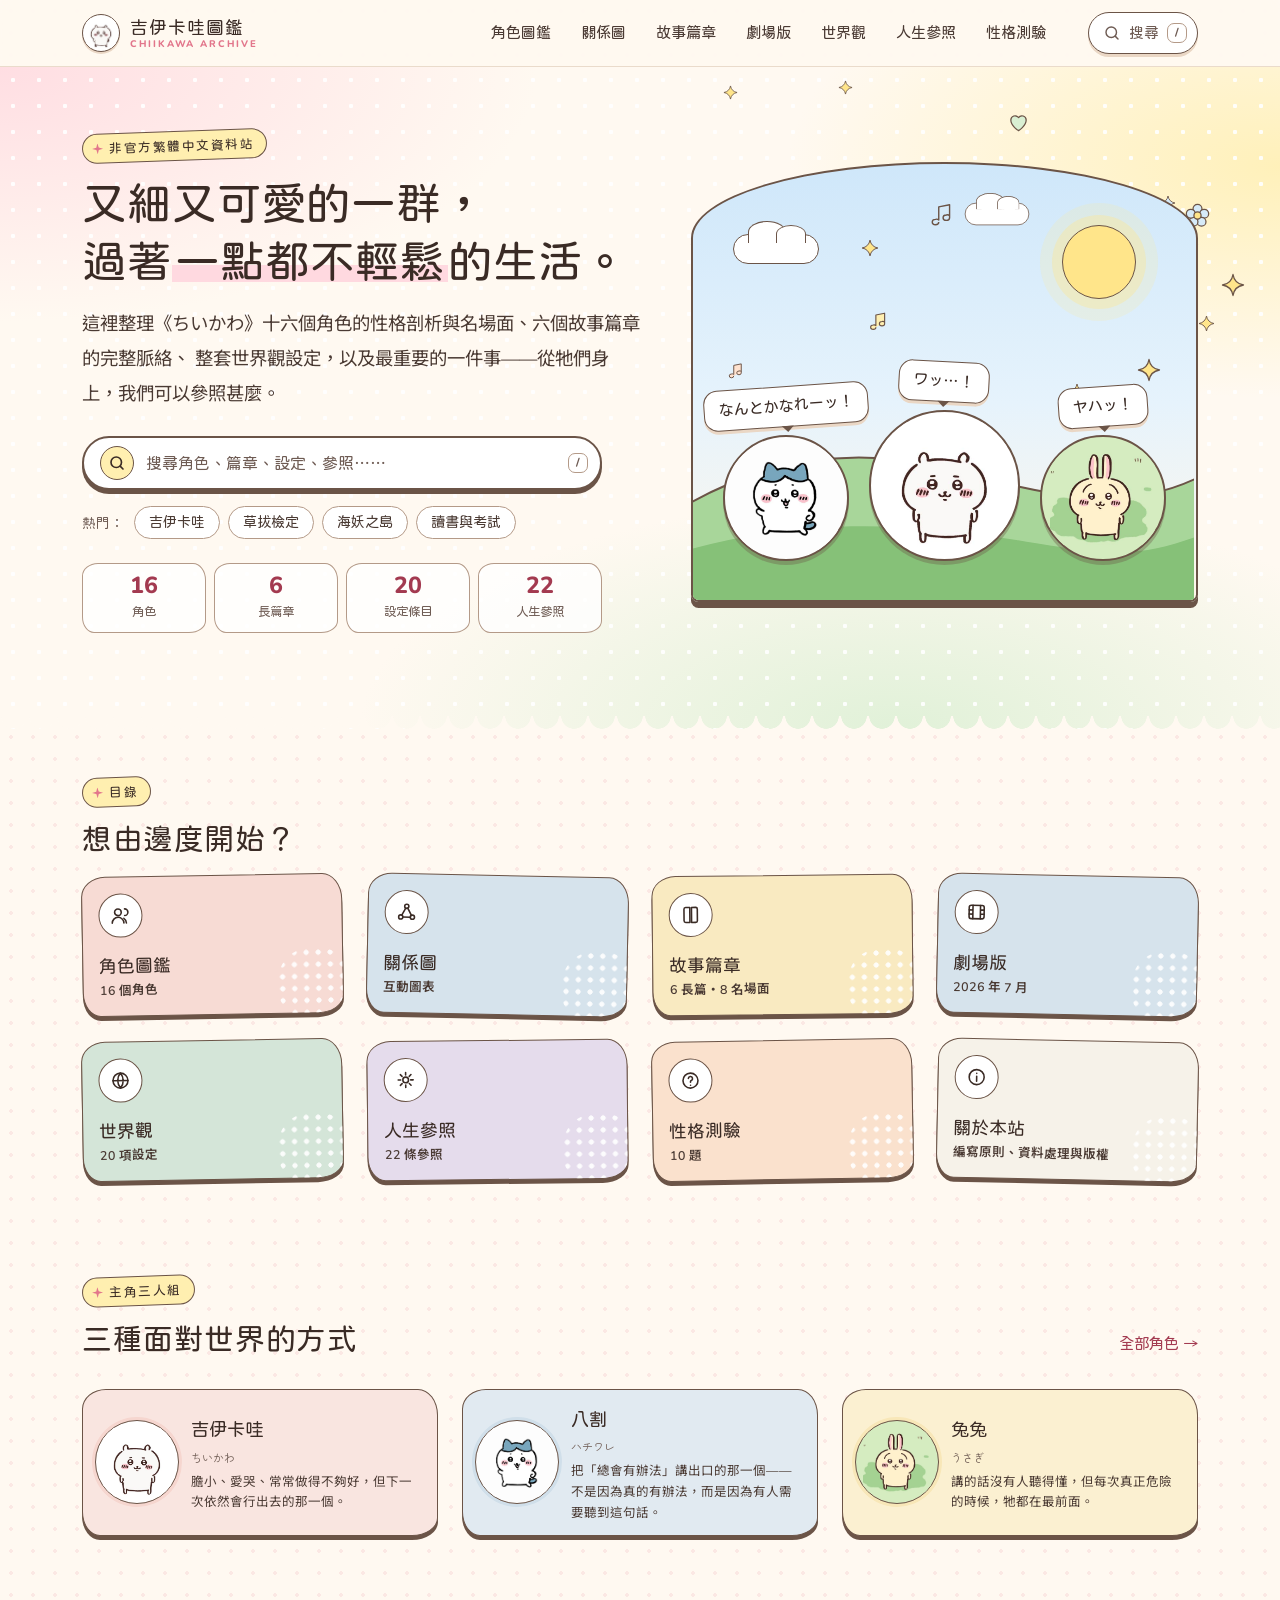
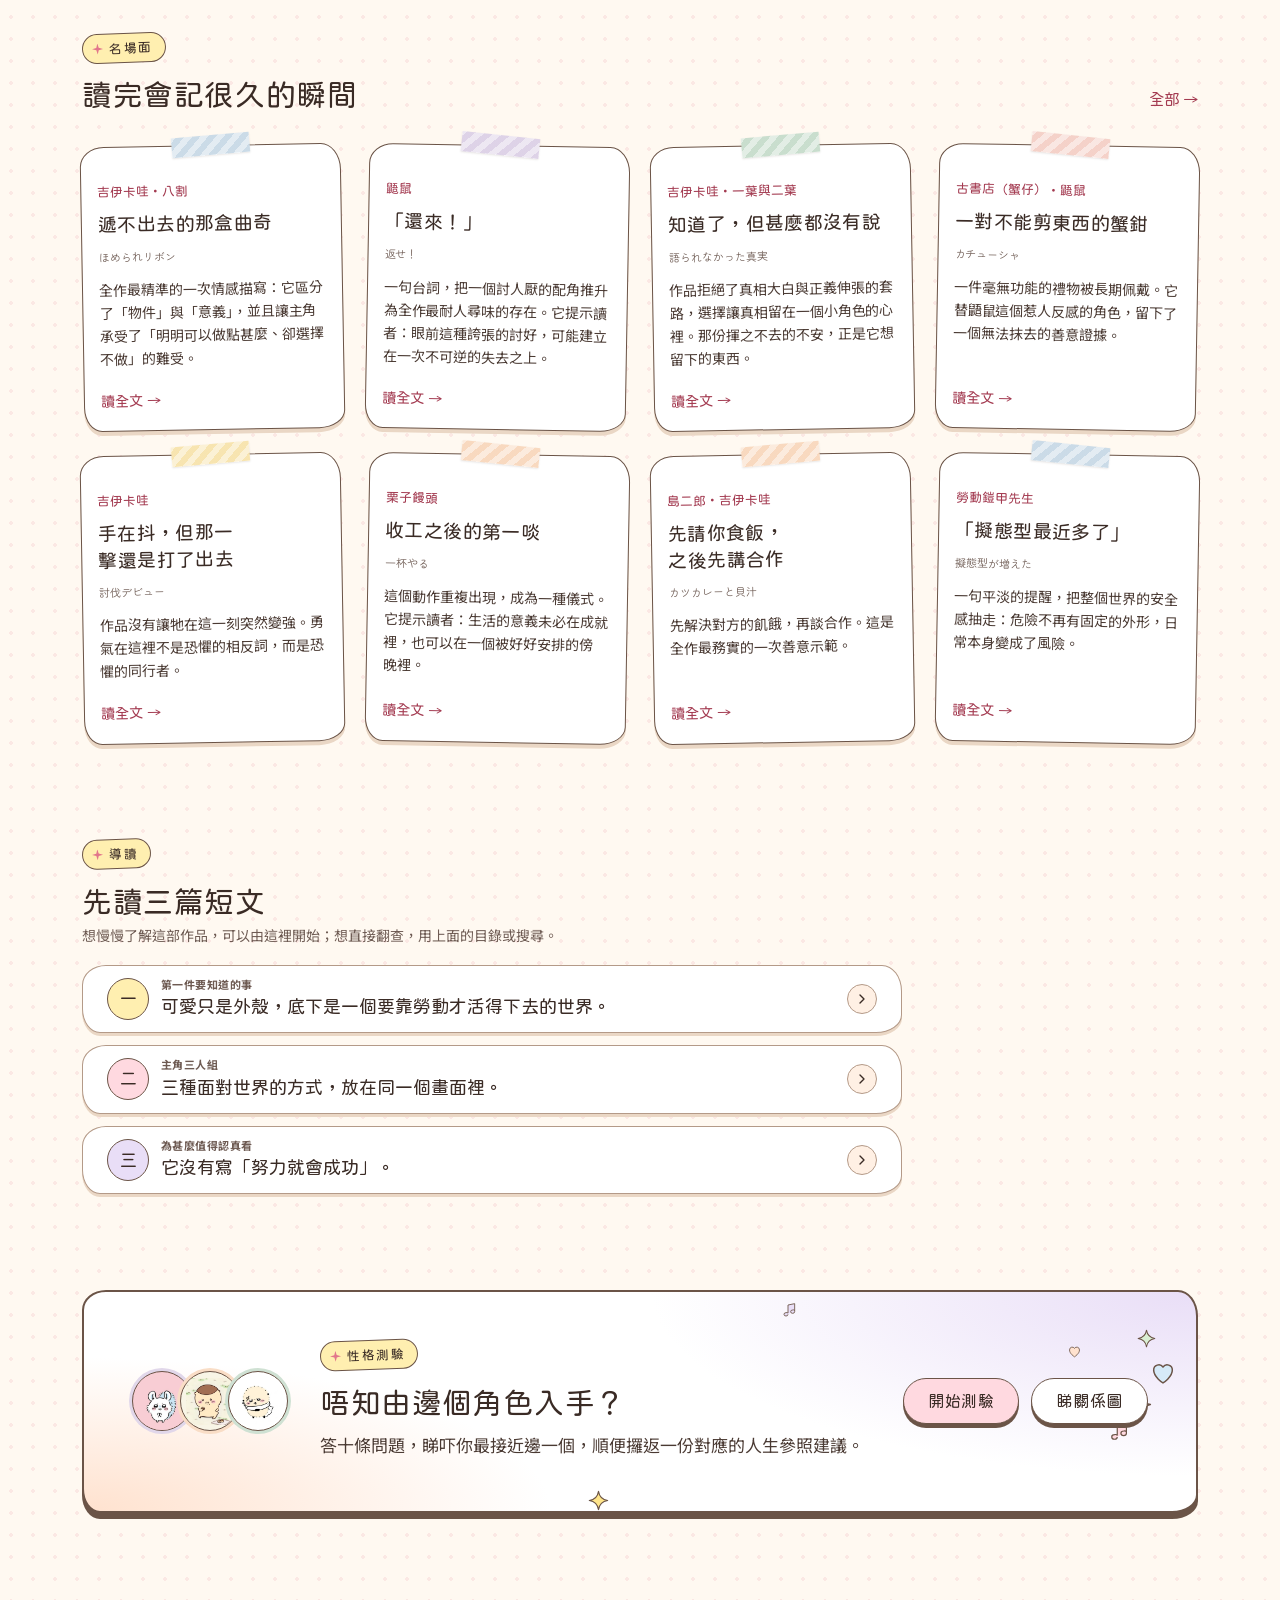
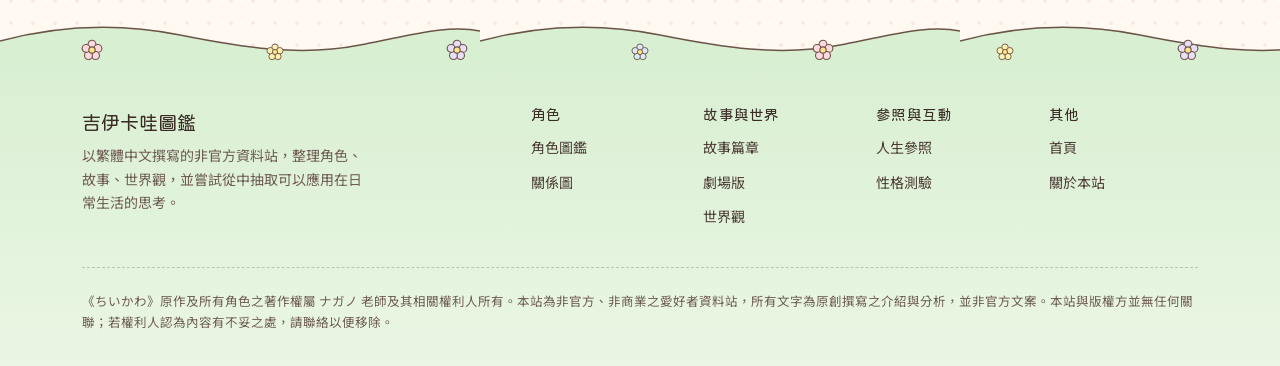
<file: index.html>
<!DOCTYPE html>
<html lang="zh-Hant-HK">
<head>
<meta charset="utf-8">
<meta name="viewport" content="width=device-width, initial-scale=1, viewport-fit=cover">
<meta name="theme-color" content="#FAF6EE">
<title>吉伊卡哇圖鑑 — 角色、故事與人生參照</title>
<meta name="description" content="以繁體中文整理《ちいかわ》的角色深度剖析、故事篇章、世界觀設定，並從中抽取可應用於交友、讀書、工作與情緒的具體參照。">
<link rel="icon" href="data:image/svg+xml,%3Csvg xmlns='http://www.w3.org/2000/svg' viewBox='0 0 32 32'%3E%3Ccircle cx='16' cy='16' r='15' fill='%23F4CFC6'/%3E%3Cpath d='M16 25s-8-5.2-8-11.4A4.6 4.6 0 0 1 16 10a4.6 4.6 0 0 1 8 3.6C24 19.8 16 25 16 25z' fill='%23B45E2E'/%3E%3C/svg%3E">
<link rel="preconnect" href="https://fonts.googleapis.com">
<link rel="preconnect" href="https://fonts.gstatic.com" crossorigin>
<link href="https://fonts.googleapis.com/css2?family=Huninn&display=swap" rel="stylesheet">
<link href="https://fonts.googleapis.com/css2?family=Noto+Sans+TC:wght@400;500;700&family=Nunito:wght@400;600;700;800&family=Zen+Maru+Gothic:wght@500;700&display=swap" rel="stylesheet">
<link rel="stylesheet" href="assets/css/tokens.css">
<link rel="stylesheet" href="assets/css/base.css">
<link rel="stylesheet" href="assets/css/components.css">
<link rel="stylesheet" href="assets/css/pages.css">
</head>
<body>
<a class="skip-link" href="#main">跳至主要內容</a>
<div data-nav></div>

<main id="main">

  <!-- ============ Hero：拱形舞台上的三主角 + 一句定調 + 搜尋 ============ -->
  <section class="home-hero scallop">
    <div class="wrap">
      <div class="home-hero__grid">
        <div class="home-hero__stage-col">
          <div class="stage" data-home-stage>
            <span class="stage__sun" aria-hidden="true"></span>
            <span class="stage__cloud stage__cloud--1" aria-hidden="true"></span>
            <span class="stage__cloud stage__cloud--2" aria-hidden="true"></span>
            <svg class="stage__hill" viewBox="0 0 400 120" preserveAspectRatio="none" aria-hidden="true">
              <path d="M0 52C70 18 140 14 210 30s130 30 190 6V124H0z" fill="#A8D69A"/>
              <path d="M0 52C70 18 140 14 210 30s130 30 190 6" fill="none" stroke="#6B5447" stroke-width="2" vector-effect="non-scaling-stroke"/>
              <path d="M0 84C90 62 180 66 260 78s100 10 140-2V124H0z" fill="#86C178"/>
            </svg>
            <div class="stage__chars" data-home-trio-stage></div>
          </div>
        </div>
        <div class="home-hero__copy">
          <span class="eyebrow">非官方繁體中文資料站</span>
          <h1>又細又可愛的一群，<br>過著<span class="mark">一點都不輕鬆</span>的生活。</h1>
          <p class="home-hero__sub">
            這裡整理《ちいかわ》十六個角色的性格剖析與名場面、六個故事篇章的完整脈絡、
            整套世界觀設定，以及最重要的一件事——從牠們身上，我們可以參照甚麼。
          </p>
          <button class="searchbar" type="button" data-open-search>
            <span class="searchbar__icon"><svg width="18" height="18" viewBox="0 0 24 24" fill="none" stroke="currentColor" stroke-width="2.2" stroke-linecap="round" aria-hidden="true"><circle cx="11" cy="11" r="7"/><path d="m20 20-3.5-3.5"/></svg></span>
            <span>搜尋角色、篇章、設定、參照⋯⋯</span><kbd>/</kbd>
          </button>
          <div class="quick" aria-label="熱門搜尋">
            <span class="quick__label">熱門：</span>
            <a class="chip" href="character.html?id=chiikawa">吉伊卡哇</a>
            <a class="chip" href="stories.html#arc-kentei">草拔檢定</a>
            <a class="chip" href="stories.html#arc-seiren">海妖之島</a>
            <a class="chip" href="reference.html#study">讀書與考試</a>
          </div>
          <ul class="stat-strip">
            <li><b>16</b>角色</li>
            <li><b>6</b>長篇章</li>
            <li><b>20</b>設定條目</li>
            <li><b>22</b>人生參照</li>
          </ul>
        </div>
      </div>
    </div>
  </section>

  <!-- ============ 目錄：所有部分一眼看完 ============ -->
  <section class="section--tight">
    <div class="wrap">
      <div class="head-row">
        <div><span class="eyebrow">目錄</span><h2>想由邊度開始？</h2></div>
      </div>
      <nav class="tiles reveal" data-home-tiles aria-label="網站目錄"></nav>
    </div>
  </section>

  <!-- ============ 主角三人組 ============ -->
  <section class="section--tight">
    <div class="wrap">
      <div class="head-row">
        <div><span class="eyebrow">主角三人組</span><h2>三種面對世界的方式</h2></div>
        <a class="more" href="characters.html">全部角色 →</a>
      </div>
      <div class="rail" data-home-trio></div>
    </div>
  </section>

  <!-- ============ 名場面 ============ -->
  <section class="section--tight">
    <div class="wrap">
      <div class="head-row">
        <div><span class="eyebrow">名場面</span><h2>讀完會記很久的瞬間</h2></div>
        <a class="more" href="stories.html#moments">全部 →</a>
      </div>
      <div class="rail" data-home-moments style="--rail-cols:4"></div>
    </div>
  </section>

  <!-- ============ 導讀：原本的長篇敘事，收進三篇可展開的短文 ============ -->
  <section class="section--tight">
    <div class="wrap">
      <div class="head-row">
        <div>
          <span class="eyebrow">導讀</span><h2>先讀三篇短文</h2>
          <p>想慢慢了解這部作品，可以由這裡開始；想直接翻查，用上面的目錄或搜尋。</p>
        </div>
      </div>
      <div class="acc-list essay" style="max-width:820px">

        <details class="acc" id="essay-world">
          <summary>
            <span class="acc__lead" style="--acc-tint:var(--c-butter)">一</span>
            <span><span class="acc__kicker">第一件要知道的事</span>
              <span class="acc__title">可愛只是外殼，底下是一個要靠勞動才活得下去的世界。</span></span>
            <span class="acc__chev"><svg width="16" height="16" viewBox="0 0 24 24" fill="none" stroke="currentColor" stroke-width="2" stroke-linecap="round" stroke-linejoin="round" aria-hidden="true"><path d="m9 6 6 6-6 6"/></svg></span>
          </summary>
          <div class="acc__body">
            <p>
              居民每朝在廣場領取寫著「討伐」「拔草」「採集」的木牌，決定當日的工作。
              完成之後由鎧甲先生驗收、量度、計酬。食物可以在「湧出處」免費取得，
              但住處與工具必須用報酬換。想賺多些，就要接風險更高的討伐。
            </p>
            <p>
              更不安的是：這個世界存在<strong>擬態型</strong>的敵人——一眼看不出是敵人，最終仍會襲擊居民。
              勞動鎧甲先生曾平淡地提過一句「最近多了」。日常本身，就是風險的前提。
            </p>
            <p>
              正因為底色是這樣，那些吃吃喝喝、互相安慰、為了一條緞帶而崩潰的日常，
              才顯得特別重要。這部作品從來不是在描寫無憂無慮，而是在描寫
              <strong>明知辛苦，仍然維持得住的生活儀態</strong>。
            </p>
            <p class="note">
              本站內容全部為原創撰寫。事實部分以官方公開資訊與可查證資料為據，
              屬粉絲考察而未經官方確認的推測，均已在文中明確標註。
            </p>
            <p style="margin-top:var(--s-4)"><a class="more" href="world.html">看完整世界觀設定 →</a></p>
          </div>
        </details>

        <details class="acc" id="essay-trio">
          <summary>
            <span class="acc__lead" style="--acc-tint:var(--c-blush)">二</span>
            <span><span class="acc__kicker">主角三人組</span>
              <span class="acc__title">三種面對世界的方式，放在同一個畫面裡。</span></span>
            <span class="acc__chev"><svg width="16" height="16" viewBox="0 0 24 24" fill="none" stroke="currentColor" stroke-width="2" stroke-linecap="round" stroke-linejoin="round" aria-hidden="true"><path d="m9 6 6 6-6 6"/></svg></span>
          </summary>
          <div class="acc__body">
            <p>
              <strong>吉伊卡哇</strong>怕事、愛哭、標準定得太高，草拔檢定五級考了三次、拖了接近五年才合格。
              牠的強項不是天賦，而是被打低之後仍然願意再排一次隊。
            </p>
            <p>
              <strong>八割</strong>是三人組裡唯一說完整句子的一個，負責解釋、打氣、把混亂命名成可以應對的形狀。
              但作品亦不止一次讓牠獨自哭——牠會哭，只是通常選在沒有人看見的時候。
            </p>
            <p>
              <strong>兔兔</strong>只說幾個音節，行為癲狂，卻持有比兩位同伴都高的草拔檢定三級，
              而且每次真正危險的時候，牠都在最前面。
            </p>
            <p><a class="more" href="characters.html">看全部十六個角色 →</a></p>
          </div>
        </details>

        <details class="acc" id="essay-why">
          <summary>
            <span class="acc__lead" style="--acc-tint:var(--c-lilac)">三</span>
            <span><span class="acc__kicker">為甚麼值得認真看</span>
              <span class="acc__title">它沒有寫「努力就會成功」。</span></span>
            <span class="acc__chev"><svg width="16" height="16" viewBox="0 0 24 24" fill="none" stroke="currentColor" stroke-width="2" stroke-linecap="round" stroke-linejoin="round" aria-hidden="true"><path d="m9 6 6 6-6 6"/></svg></span>
          </summary>
          <div class="acc__body">
            <p>
              草拔檢定那條線，是整部作品對學習與考試最誠實的一次描寫。它讓主角失敗了兩次、拖了五年，
              沒有讓考官通融、沒有讓朋友放水、甚至沒有讓牠突然開竅。它只是讓牠再排一次隊。
            </p>
            <p>
              海妖之島篇更加不留情面。海妖襲擊島民，是因為牠相信同伴被吃掉了——動機正當，
              但牠無法分辨誰是兇手，於是所有人都成了目標。故事尾聲，吉伊卡哇推斷出真兇，
              卻選擇沉默：沒有追究，沒有告發，只是靜靜地隨大隊回到日常。
            </p>
            <p>
              沒有大團圓，沒有正義伸張，真兇從未被追究。讀完之後那份揮之不去的不安，
              正是這部作品想要留下的東西。它把成年人真正會遇到的難題——
              <strong>努力與回報不對等、憤怒無處安放、知情卻不能說</strong>——
              包在一層非常柔軟的外殼裡，然後遞到你手上。
            </p>
            <div class="quote">
              本站的「人生參照」專區，就是為了把這些東西講清楚而寫的。
              每一條都由一個確切的情節入手，講到背後的道理，再落到現實中可以怎樣做。
              <cite>—— 四個領域：交友與人際、讀書與考試、工作與職場、情緒與自我接納</cite>
            </div>
            <p><a class="more" href="reference.html">進入人生參照專區 →</a></p>
          </div>
        </details>

      </div>
    </div>
  </section>

  <!-- ============ 結尾 CTA ============ -->
  <section class="section--tight">
    <div class="wrap">
      <div class="cta-band reveal" data-cta>
        <div class="cta-band__faces" data-cta-faces aria-hidden="true"></div>
        <div>
          <span class="eyebrow">性格測驗</span>
          <h2>唔知由邊個角色入手？</h2>
          <p>答十條問題，睇吓你最接近邊一個，順便攞返一份對應的人生參照建議。</p>
        </div>
        <div class="btn-row">
          <a class="btn btn--primary" href="quiz.html">開始測驗</a>
          <a class="btn btn--ghost" href="relations.html">睇關係圖</a>
        </div>
      </div>
    </div>
  </section>

</main>

<div data-footer></div>

<script src="data/characters.js"></script>
<script src="data/stories.js"></script>
<script src="assets/js/app.js"></script>
<script src="assets/js/home.js"></script>
</body>
</html>
</file>
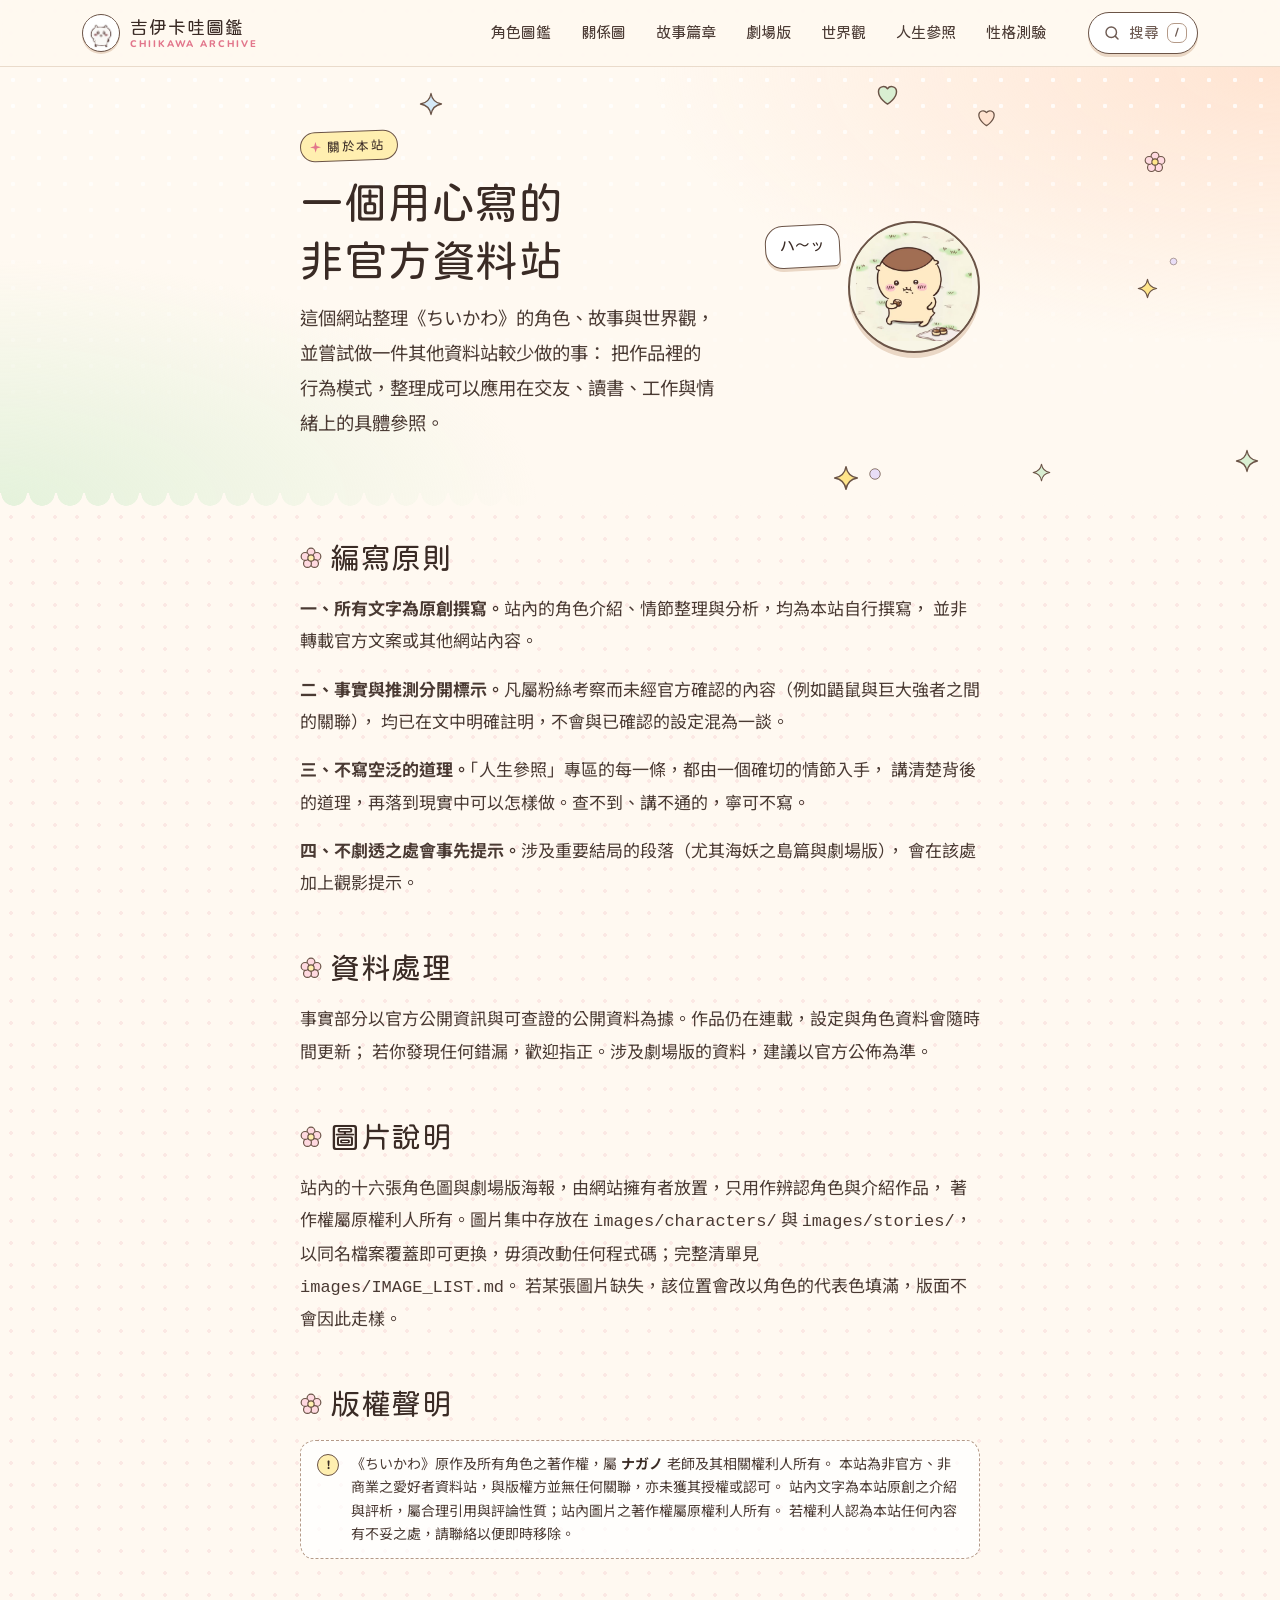
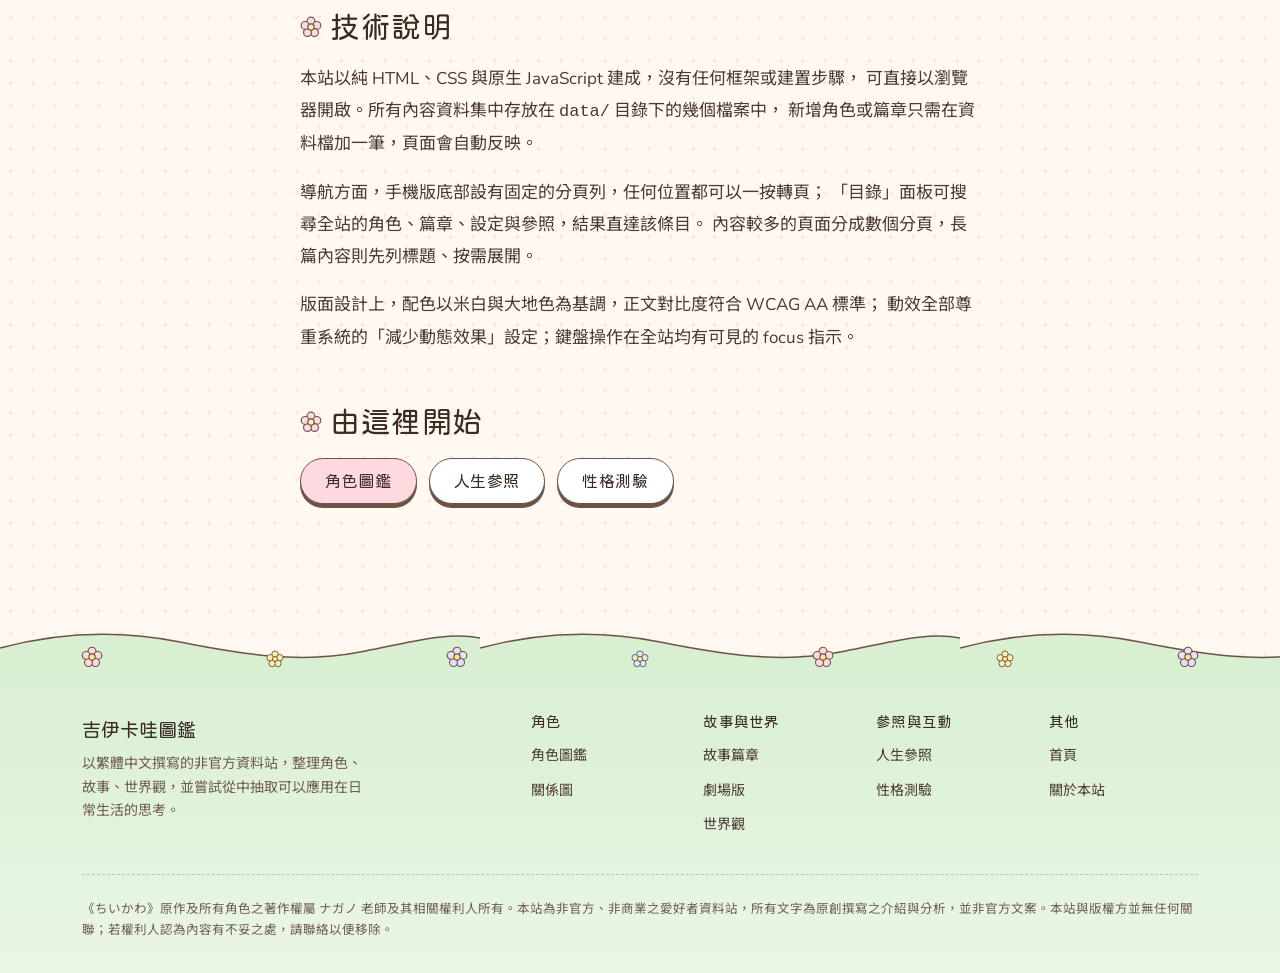
<file: about.html>
<!DOCTYPE html>
<html lang="zh-Hant-HK">
<head>
<meta charset="utf-8">
<meta name="viewport" content="width=device-width, initial-scale=1, viewport-fit=cover">
<meta name="theme-color" content="#FAF6EE">
<title>關於本站 — 吉伊卡哇圖鑑</title>
<meta name="description" content="本站的編寫原則、資料來源處理方式、圖片與版權聲明，以及技術說明。">
<link rel="icon" href="data:image/svg+xml,%3Csvg xmlns='http://www.w3.org/2000/svg' viewBox='0 0 32 32'%3E%3Ccircle cx='16' cy='16' r='15' fill='%23F4CFC6'/%3E%3Cpath d='M16 25s-8-5.2-8-11.4A4.6 4.6 0 0 1 16 10a4.6 4.6 0 0 1 8 3.6C24 19.8 16 25 16 25z' fill='%23B45E2E'/%3E%3C/svg%3E">
<link rel="preconnect" href="https://fonts.googleapis.com">
<link rel="preconnect" href="https://fonts.gstatic.com" crossorigin>
<link href="https://fonts.googleapis.com/css2?family=Huninn&display=swap" rel="stylesheet">
<link href="https://fonts.googleapis.com/css2?family=Noto+Sans+TC:wght@400;500;700&family=Nunito:wght@400;600;700;800&family=Zen+Maru+Gothic:wght@500;700&display=swap" rel="stylesheet">
<link rel="stylesheet" href="assets/css/tokens.css">
<link rel="stylesheet" href="assets/css/base.css">
<link rel="stylesheet" href="assets/css/components.css">
<link rel="stylesheet" href="assets/css/pages.css">
</head>
<body>
<a class="skip-link" href="#main">跳至主要內容</a>
<div data-nav></div>

<main id="main">
  <header class="page-head" style="--head-tint:var(--c-peach);--head-tint-2:var(--c-mint)" data-mascot="kurimanju" data-say="ハ〜ッ">
    <div class="wrap wrap--text page-head__inner"><div>
      <span class="eyebrow">關於本站</span>
      <h1>一個用心寫的非官方資料站</h1>
      <p class="lede">
        這個網站整理《ちいかわ》的角色、故事與世界觀，並嘗試做一件其他資料站較少做的事：
        把作品裡的行為模式，整理成可以應用在交友、讀書、工作與情緒上的具體參照。
      </p>
    </div>
    </div>
  </header>
  <section class="section" style="padding-top:0">
    <div class="wrap wrap--text prose">

      <h2>編寫原則</h2>
      <p>
        <strong>一、所有文字為原創撰寫。</strong>站內的角色介紹、情節整理與分析，均為本站自行撰寫，
        並非轉載官方文案或其他網站內容。
      </p>
      <p>
        <strong>二、事實與推測分開標示。</strong>凡屬粉絲考察而未經官方確認的內容（例如鼯鼠與巨大強者之間的關聯），
        均已在文中明確註明，不會與已確認的設定混為一談。
      </p>
      <p>
        <strong>三、不寫空泛的道理。</strong>「人生參照」專區的每一條，都由一個確切的情節入手，
        講清楚背後的道理，再落到現實中可以怎樣做。查不到、講不通的，寧可不寫。
      </p>
      <p>
        <strong>四、不劇透之處會事先提示。</strong>涉及重要結局的段落（尤其海妖之島篇與劇場版），
        會在該處加上觀影提示。
      </p>

      <h2>資料處理</h2>
      <p>
        事實部分以官方公開資訊與可查證的公開資料為據。作品仍在連載，設定與角色資料會隨時間更新；
        若你發現任何錯漏，歡迎指正。涉及劇場版的資料，建議以官方公佈為準。
      </p>

      <h2>圖片說明</h2>
      <p>
        站內的十六張角色圖與劇場版海報，由網站擁有者放置，只用作辨認角色與介紹作品，
        著作權屬原權利人所有。圖片集中存放在 <code>images/characters/</code> 與 <code>images/stories/</code>，
        以同名檔案覆蓋即可更換，毋須改動任何程式碼；完整清單見 <code>images/IMAGE_LIST.md</code>。
        若某張圖片缺失，該位置會改以角色的代表色填滿，版面不會因此走樣。
      </p>

      <h2>版權聲明</h2>
      <div class="note"><span>
        《ちいかわ》原作及所有角色之著作權，屬 <strong>ナガノ</strong> 老師及其相關權利人所有。
        本站為非官方、非商業之愛好者資料站，與版權方並無任何關聯，亦未獲其授權或認可。
        站內文字為本站原創之介紹與評析，屬合理引用與評論性質；站內圖片之著作權屬原權利人所有。
        若權利人認為本站任何內容有不妥之處，請聯絡以便即時移除。
      </span></div>

      <h2>技術說明</h2>
      <p>
        本站以純 HTML、CSS 與原生 JavaScript 建成，沒有任何框架或建置步驟，
        可直接以瀏覽器開啟。所有內容資料集中存放在 <code>data/</code> 目錄下的幾個檔案中，
        新增角色或篇章只需在資料檔加一筆，頁面會自動反映。
      </p>
      <p>
        導航方面，手機版底部設有固定的分頁列，任何位置都可以一按轉頁；
        「目錄」面板可搜尋全站的角色、篇章、設定與參照，結果直達該條目。
        內容較多的頁面分成數個分頁，長篇內容則先列標題、按需展開。
      </p>
      <p>
        版面設計上，配色以米白與大地色為基調，正文對比度符合 WCAG AA 標準；
        動效全部尊重系統的「減少動態效果」設定；鍵盤操作在全站均有可見的 focus 指示。
      </p>

      <h2>由這裡開始</h2>
      <p class="btn-row">
        <a class="btn btn--primary" href="characters.html">角色圖鑑</a>
        <a class="btn btn--ghost" href="reference.html">人生參照</a>
        <a class="btn btn--ghost" href="quiz.html">性格測驗</a>
      </p>
    </div>
  </section>
</main>

<div data-footer></div>
<script src="assets/js/app.js"></script>
</body>
</html>
</file>
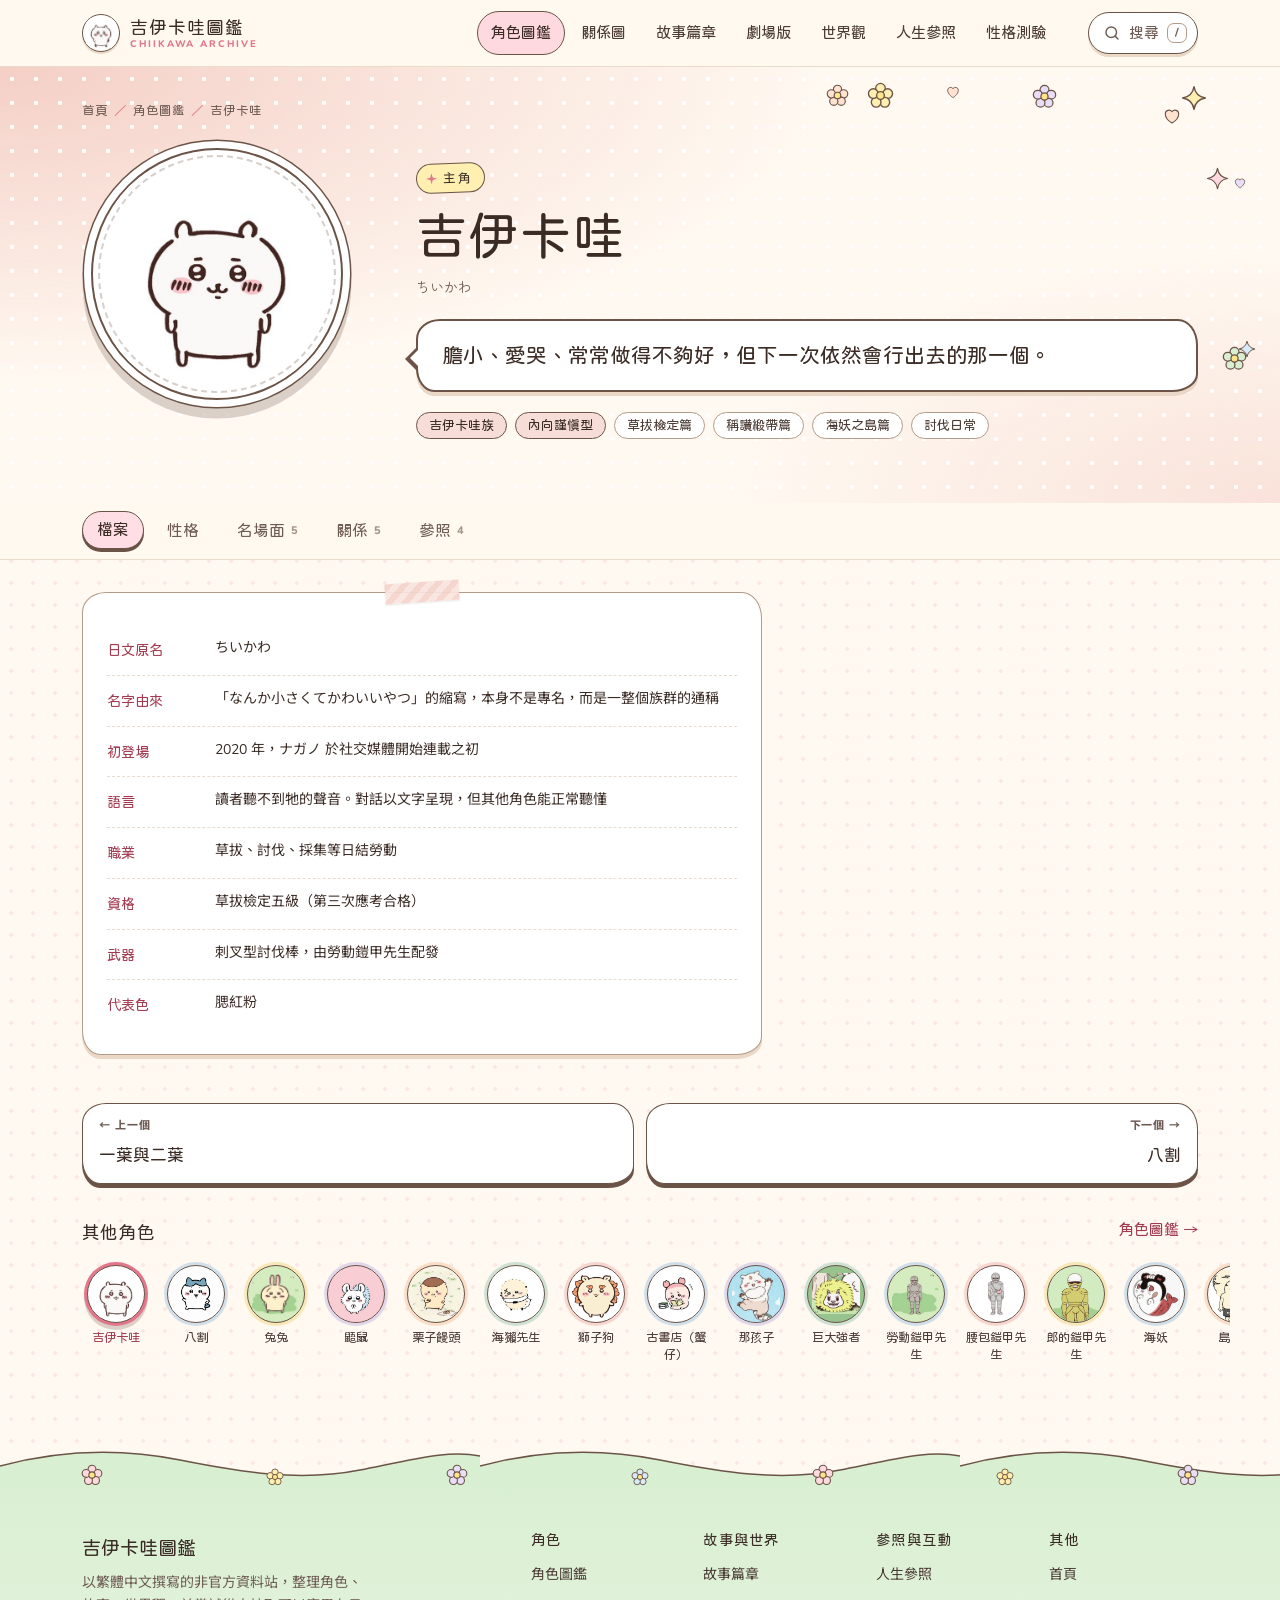
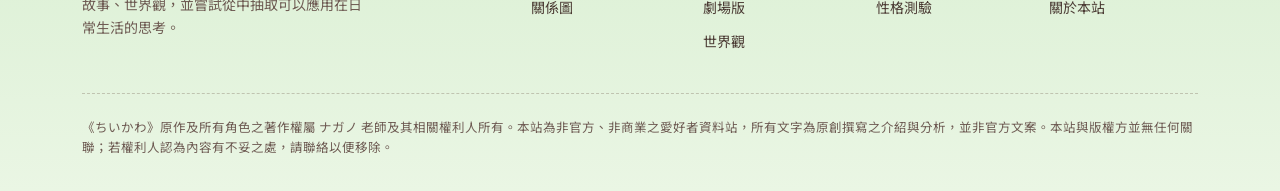
<file: character.html>
<!DOCTYPE html>
<html lang="zh-Hant-HK">
<head>
<meta charset="utf-8">
<meta name="viewport" content="width=device-width, initial-scale=1, viewport-fit=cover">
<meta name="theme-color" content="#FAF6EE">
<title>角色詳情 — 吉伊卡哇圖鑑</title>
<meta name="description" content="《ちいかわ》角色的完整檔案：基本設定、性格深度剖析、代表性名場面、關係網絡與可參照之處。">
<link rel="icon" href="data:image/svg+xml,%3Csvg xmlns='http://www.w3.org/2000/svg' viewBox='0 0 32 32'%3E%3Ccircle cx='16' cy='16' r='15' fill='%23F4CFC6'/%3E%3Cpath d='M16 25s-8-5.2-8-11.4A4.6 4.6 0 0 1 16 10a4.6 4.6 0 0 1 8 3.6C24 19.8 16 25 16 25z' fill='%23B45E2E'/%3E%3C/svg%3E">
<link rel="preconnect" href="https://fonts.googleapis.com">
<link rel="preconnect" href="https://fonts.gstatic.com" crossorigin>
<link href="https://fonts.googleapis.com/css2?family=Huninn&display=swap" rel="stylesheet">
<link href="https://fonts.googleapis.com/css2?family=Noto+Sans+TC:wght@400;500;700&family=Nunito:wght@400;600;700;800&family=Zen+Maru+Gothic:wght@500;700&display=swap" rel="stylesheet">
<link rel="stylesheet" href="assets/css/tokens.css">
<link rel="stylesheet" href="assets/css/base.css">
<link rel="stylesheet" href="assets/css/components.css">
<link rel="stylesheet" href="assets/css/pages.css">
</head>
<body>
<a class="skip-link" href="#main">跳至主要內容</a>
<div data-nav></div>

<main id="main" data-char-page>
  <noscript>
    <div class="wrap section"><div class="note">
      <strong>需要啟用 JavaScript。</strong>角色詳情由資料檔動態產生，請啟用 JavaScript 後重新載入，
      或返回 <a href="characters.html">角色圖鑑</a>。
    </div></div>
  </noscript>
</main>

<div data-footer></div>
<script src="data/characters.js"></script>
<script src="assets/js/app.js"></script>
<script src="assets/js/character.js"></script>
</body>
</html>
</file>
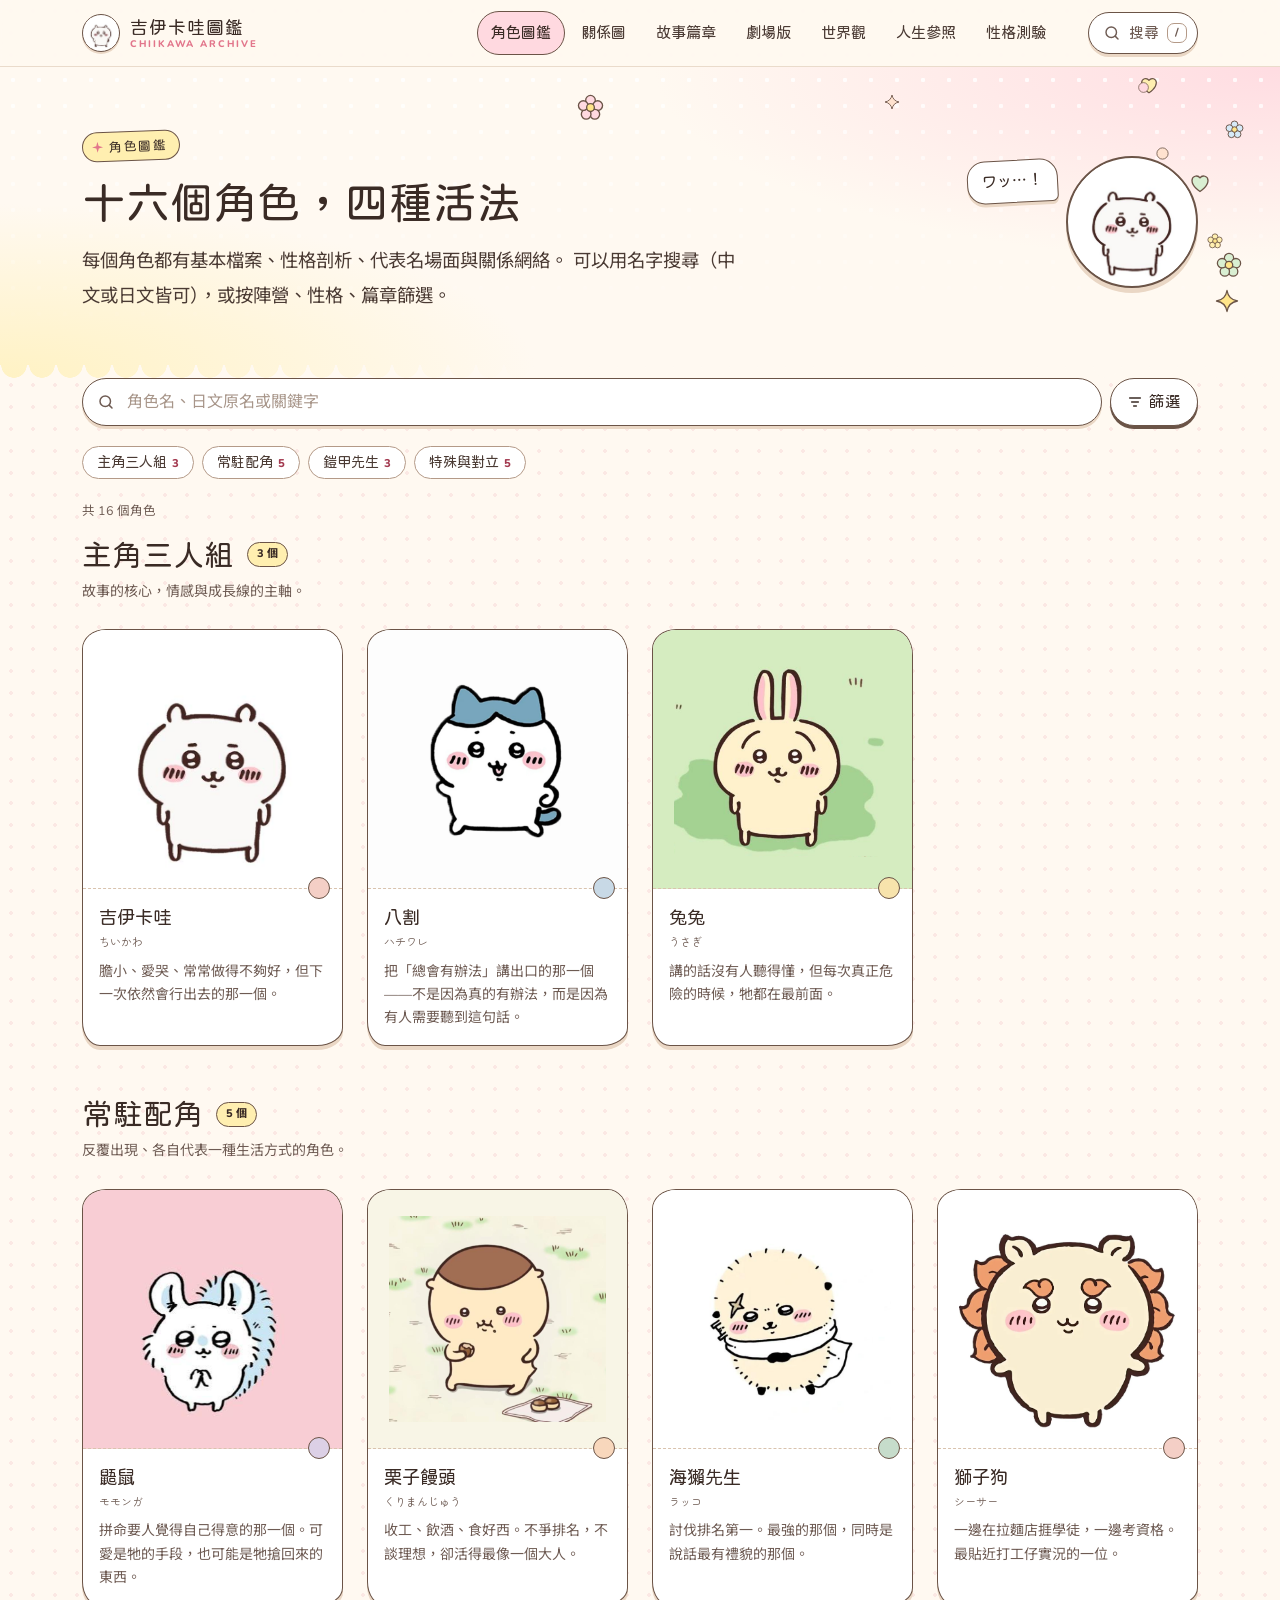
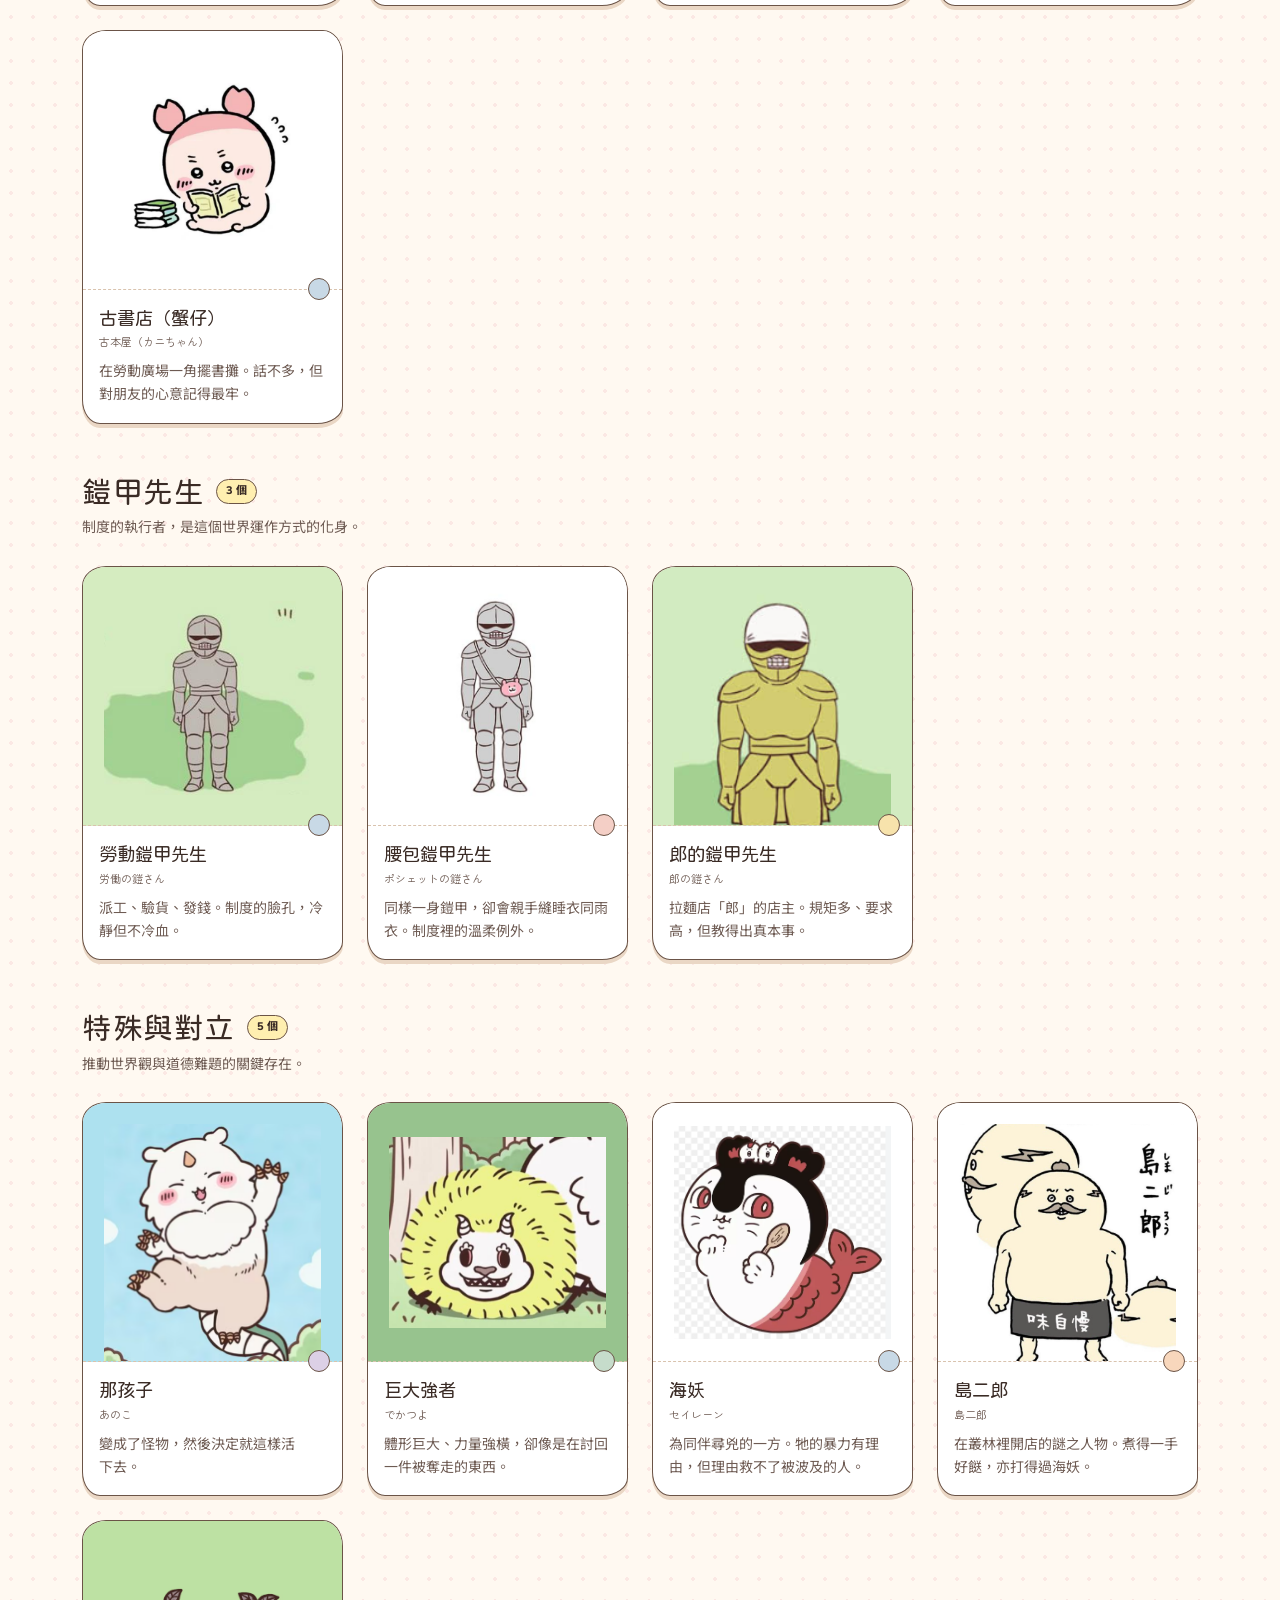
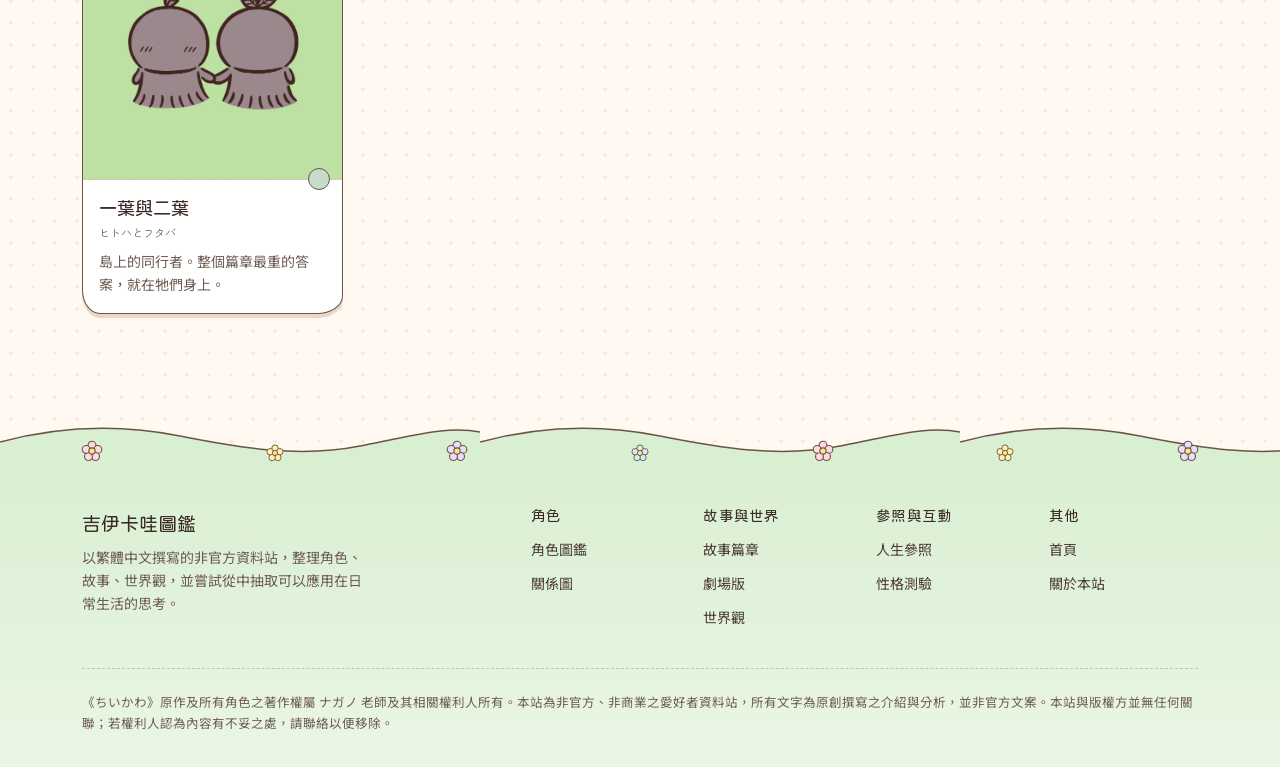
<file: characters.html>
<!DOCTYPE html>
<html lang="zh-Hant-HK">
<head>
<meta charset="utf-8">
<meta name="viewport" content="width=device-width, initial-scale=1, viewport-fit=cover">
<meta name="theme-color" content="#FAF6EE">
<title>角色圖鑑 — 吉伊卡哇圖鑑</title>
<meta name="description" content="十六個《ちいかわ》角色的完整檔案：性格深度剖析、代表性名場面、關係網絡與人生參照。支援搜尋與多重篩選。">
<link rel="icon" href="data:image/svg+xml,%3Csvg xmlns='http://www.w3.org/2000/svg' viewBox='0 0 32 32'%3E%3Ccircle cx='16' cy='16' r='15' fill='%23F4CFC6'/%3E%3Cpath d='M16 25s-8-5.2-8-11.4A4.6 4.6 0 0 1 16 10a4.6 4.6 0 0 1 8 3.6C24 19.8 16 25 16 25z' fill='%23B45E2E'/%3E%3C/svg%3E">
<link rel="preconnect" href="https://fonts.googleapis.com">
<link rel="preconnect" href="https://fonts.gstatic.com" crossorigin>
<link href="https://fonts.googleapis.com/css2?family=Huninn&display=swap" rel="stylesheet">
<link href="https://fonts.googleapis.com/css2?family=Noto+Sans+TC:wght@400;500;700&family=Nunito:wght@400;600;700;800&family=Zen+Maru+Gothic:wght@500;700&display=swap" rel="stylesheet">
<link rel="stylesheet" href="assets/css/tokens.css">
<link rel="stylesheet" href="assets/css/base.css">
<link rel="stylesheet" href="assets/css/components.css">
<link rel="stylesheet" href="assets/css/pages.css">
</head>
<body>
<a class="skip-link" href="#main">跳至主要內容</a>
<div data-nav></div>

<main id="main">
  <header class="page-head" style="--head-tint:var(--c-blush);--head-tint-2:var(--c-butter)" data-mascot="chiikawa" data-say="ワッ…！">
    <div class="wrap page-head__inner"><div>
      <span class="eyebrow">角色圖鑑</span>
      <h1>十六個角色，四種活法</h1>
      <p class="lede">
        每個角色都有基本檔案、性格剖析、代表名場面與關係網絡。
        可以用名字搜尋（中文或日文皆可），或按陣營、性格、篇章篩選。
      </p>
    </div>
    </div>
  </header>

  <section class="wrap" style="padding-bottom:var(--s-7)">
    <div class="toolbar">
      <div class="search-box">
        <span class="search-box__icon" aria-hidden="true">
          <svg width="18" height="18" viewBox="0 0 24 24" fill="none" stroke="currentColor" stroke-width="2" stroke-linecap="round"><circle cx="11" cy="11" r="7"/><path d="m20 20-3.5-3.5"/></svg>
        </span>
        <label class="visually-hidden" for="char-search">搜尋角色</label>
        <input type="search" id="char-search" placeholder="角色名、日文原名或關鍵字" autocomplete="off" enterkeyhint="search">
      </div>
      <button class="filter-btn" type="button" aria-expanded="false" aria-controls="filter-panel" data-filter-toggle>
        <svg width="16" height="16" viewBox="0 0 24 24" fill="none" stroke="currentColor" stroke-width="2.2" stroke-linecap="round" aria-hidden="true"><path d="M4 6h16M7 12h10M10 18h4"/></svg>
        篩選<span class="filter-btn__count" data-filter-count></span>
      </button>
    </div>

    <div class="filter-panel" id="filter-panel" hidden>
      <div class="chipset" data-filter="camp"><span class="chipset__label">陣營</span></div>
      <div class="chipset" data-filter="group"><span class="chipset__label">性格傾向</span></div>
      <div class="chipset" data-filter="arc"><span class="chipset__label">登場篇章</span></div>
    </div>

    <nav class="tier-jump" data-tier-jump aria-label="跳到角色分類"></nav>

    <div class="result-meta">
      <span data-count aria-live="polite"></span>
      <button class="linkish" type="button" data-reset hidden>清除所有條件</button>
    </div>

    <div data-results></div>
  </section>
</main>

<div data-footer></div>
<script src="data/characters.js"></script>
<script src="assets/js/app.js"></script>
<script src="assets/js/search.js"></script>
</body>
</html>
</file>
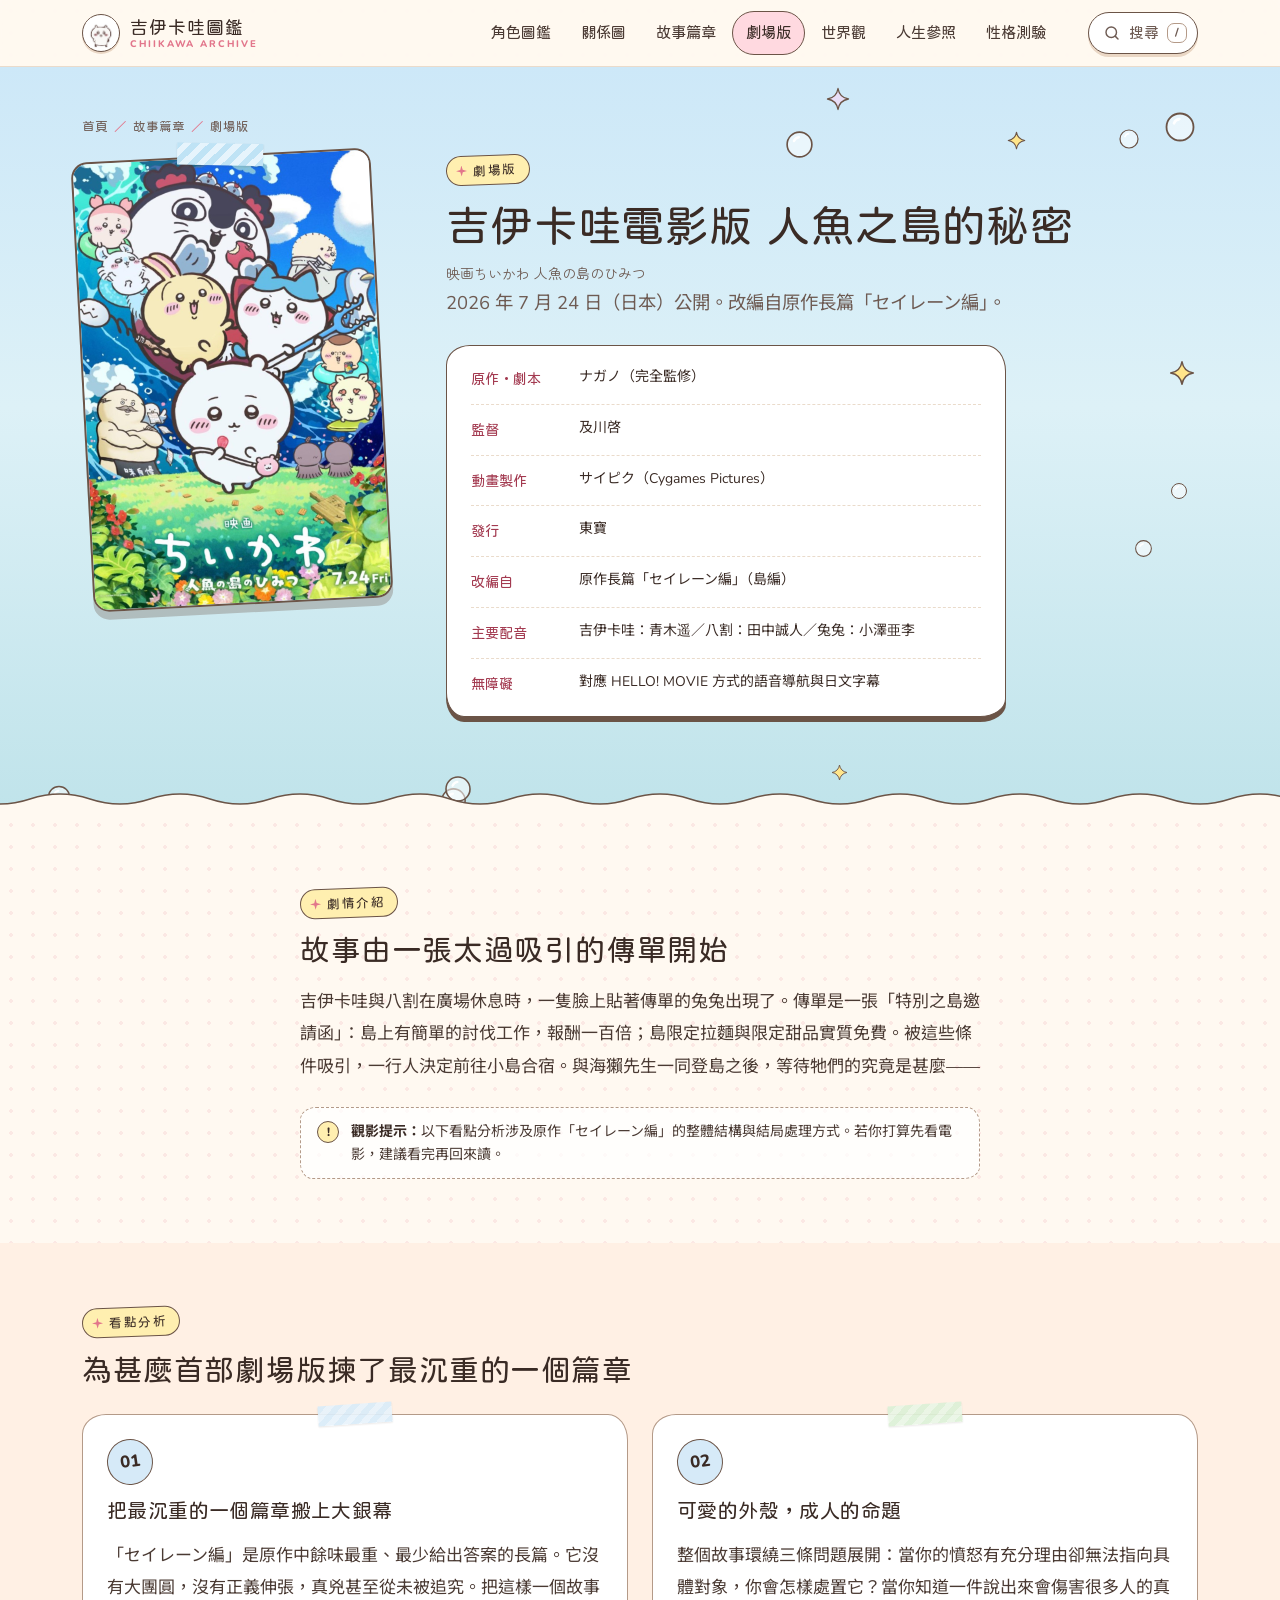
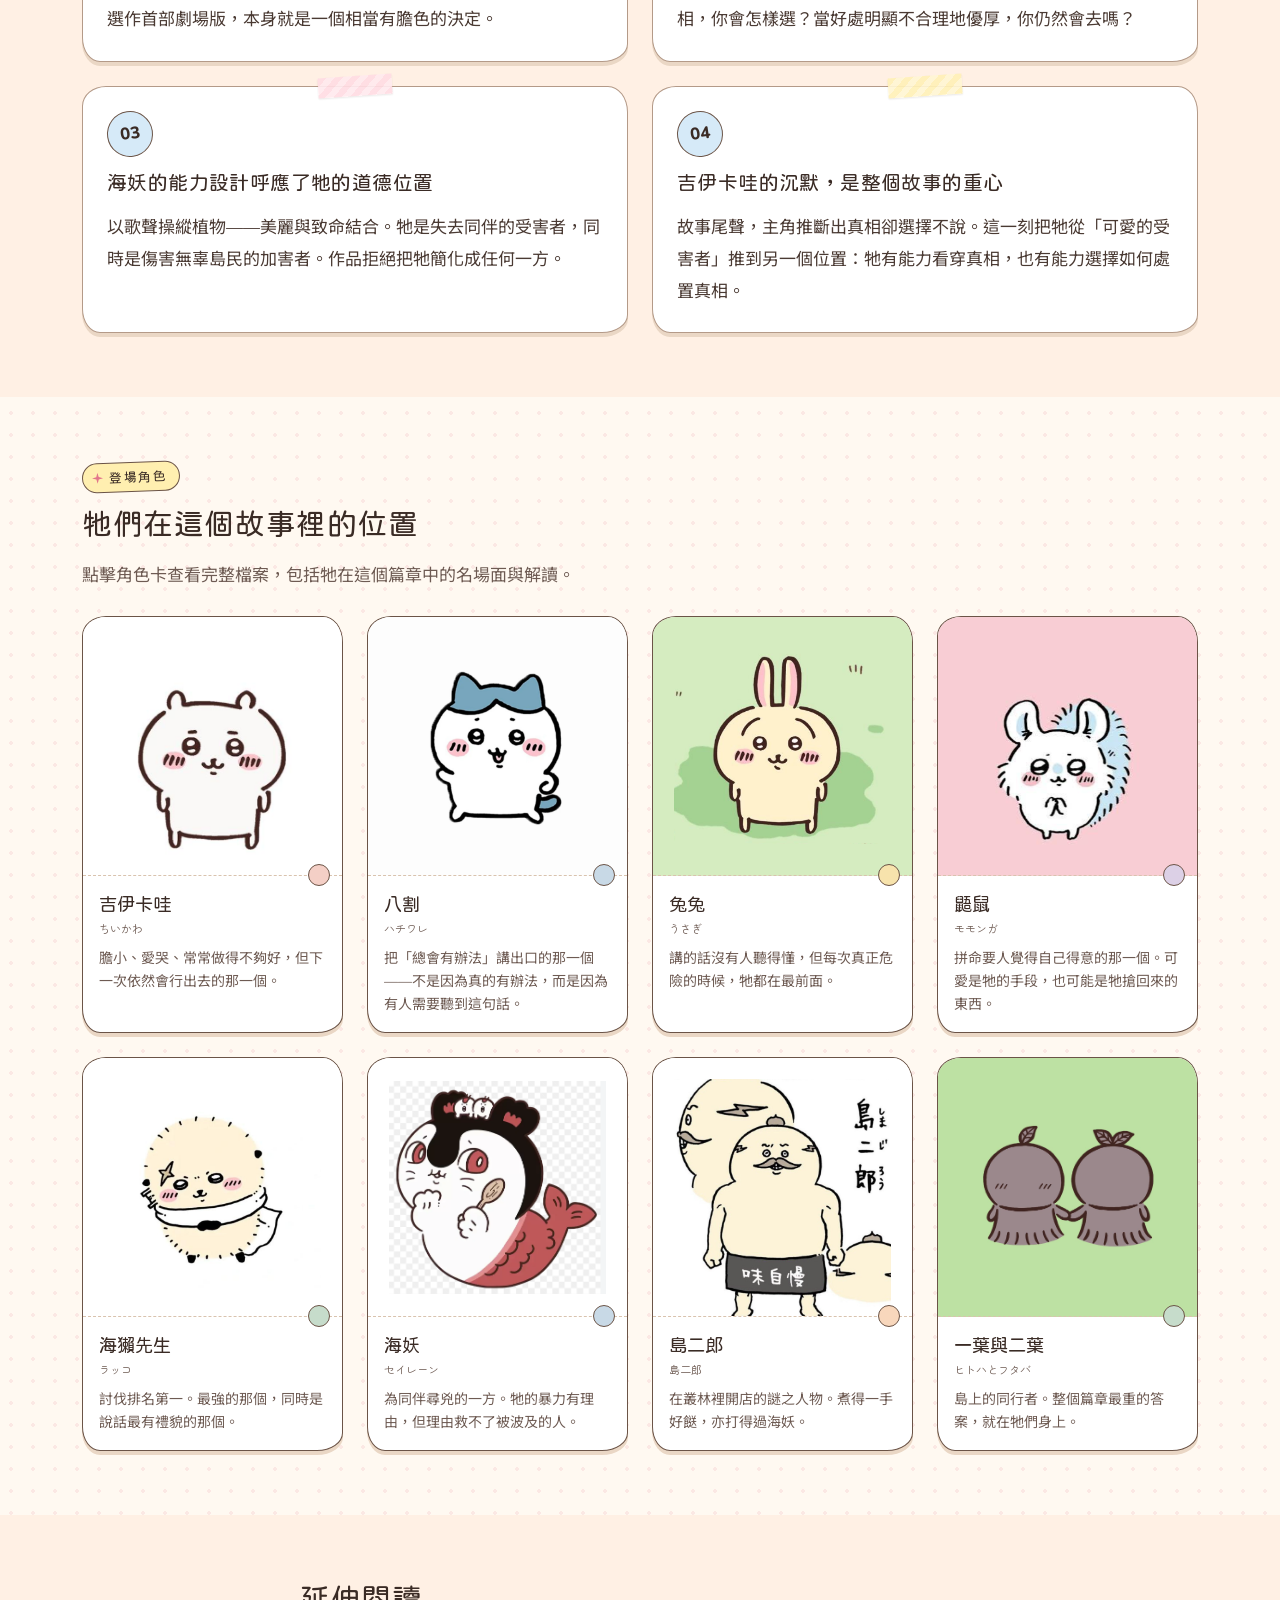
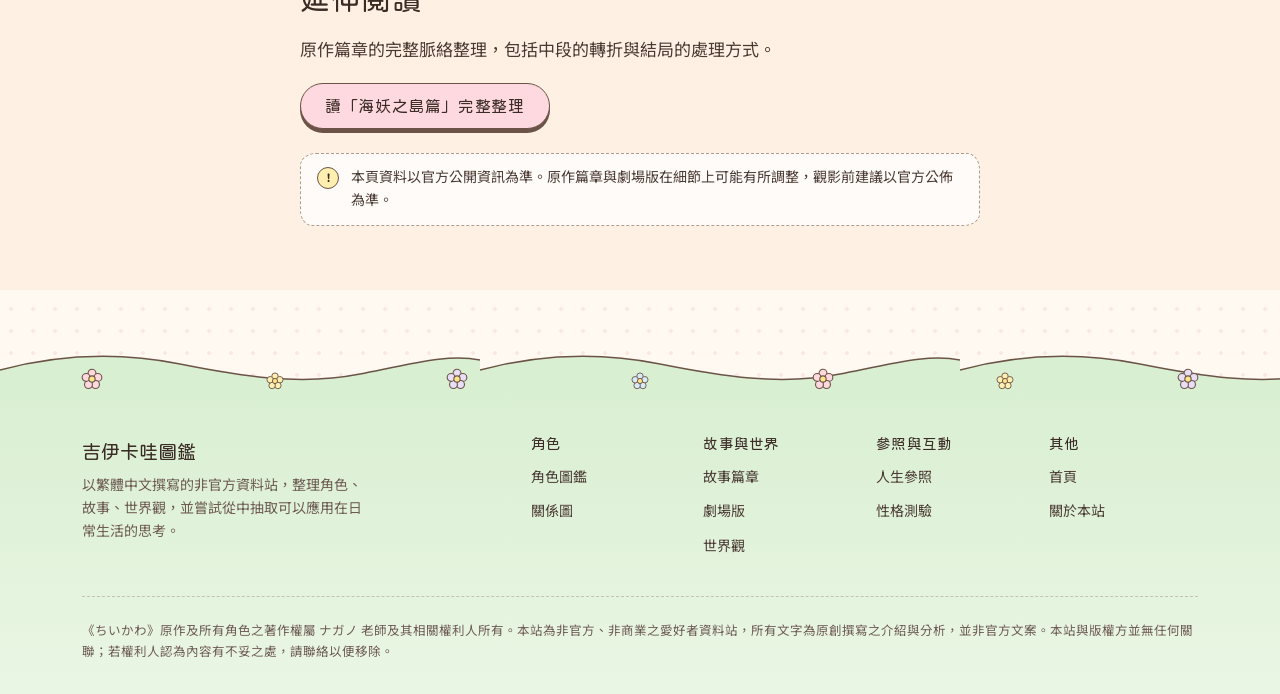
<file: movie.html>
<!DOCTYPE html>
<html lang="zh-Hant-HK">
<head>
<meta charset="utf-8">
<meta name="viewport" content="width=device-width, initial-scale=1, viewport-fit=cover">
<meta name="theme-color" content="#FAF6EE">
<title>劇場版《人魚之島的秘密》 — 吉伊卡哇圖鑑</title>
<meta name="description" content="《映画ちいかわ 人魚の島のひみつ》的資料、劇情介紹與看點分析，以及它與原作「セイレーン編」的關係。">
<link rel="icon" href="data:image/svg+xml,%3Csvg xmlns='http://www.w3.org/2000/svg' viewBox='0 0 32 32'%3E%3Ccircle cx='16' cy='16' r='15' fill='%23F4CFC6'/%3E%3Cpath d='M16 25s-8-5.2-8-11.4A4.6 4.6 0 0 1 16 10a4.6 4.6 0 0 1 8 3.6C24 19.8 16 25 16 25z' fill='%23B45E2E'/%3E%3C/svg%3E">
<link rel="preconnect" href="https://fonts.googleapis.com">
<link rel="preconnect" href="https://fonts.gstatic.com" crossorigin>
<link href="https://fonts.googleapis.com/css2?family=Huninn&display=swap" rel="stylesheet">
<link href="https://fonts.googleapis.com/css2?family=Noto+Sans+TC:wght@400;500;700&family=Nunito:wght@400;600;700;800&family=Zen+Maru+Gothic:wght@500;700&display=swap" rel="stylesheet">
<link rel="stylesheet" href="assets/css/tokens.css">
<link rel="stylesheet" href="assets/css/base.css">
<link rel="stylesheet" href="assets/css/components.css">
<link rel="stylesheet" href="assets/css/pages.css">
</head>
<body>
<a class="skip-link" href="#main">跳至主要內容</a>
<div data-nav></div>

<main id="main" data-movie-page></main>

<div data-footer></div>
<script src="data/characters.js"></script>
<script src="data/stories.js"></script>
<script src="assets/js/app.js"></script>
<script src="assets/js/movie.js"></script>
</body>
</html>
</file>
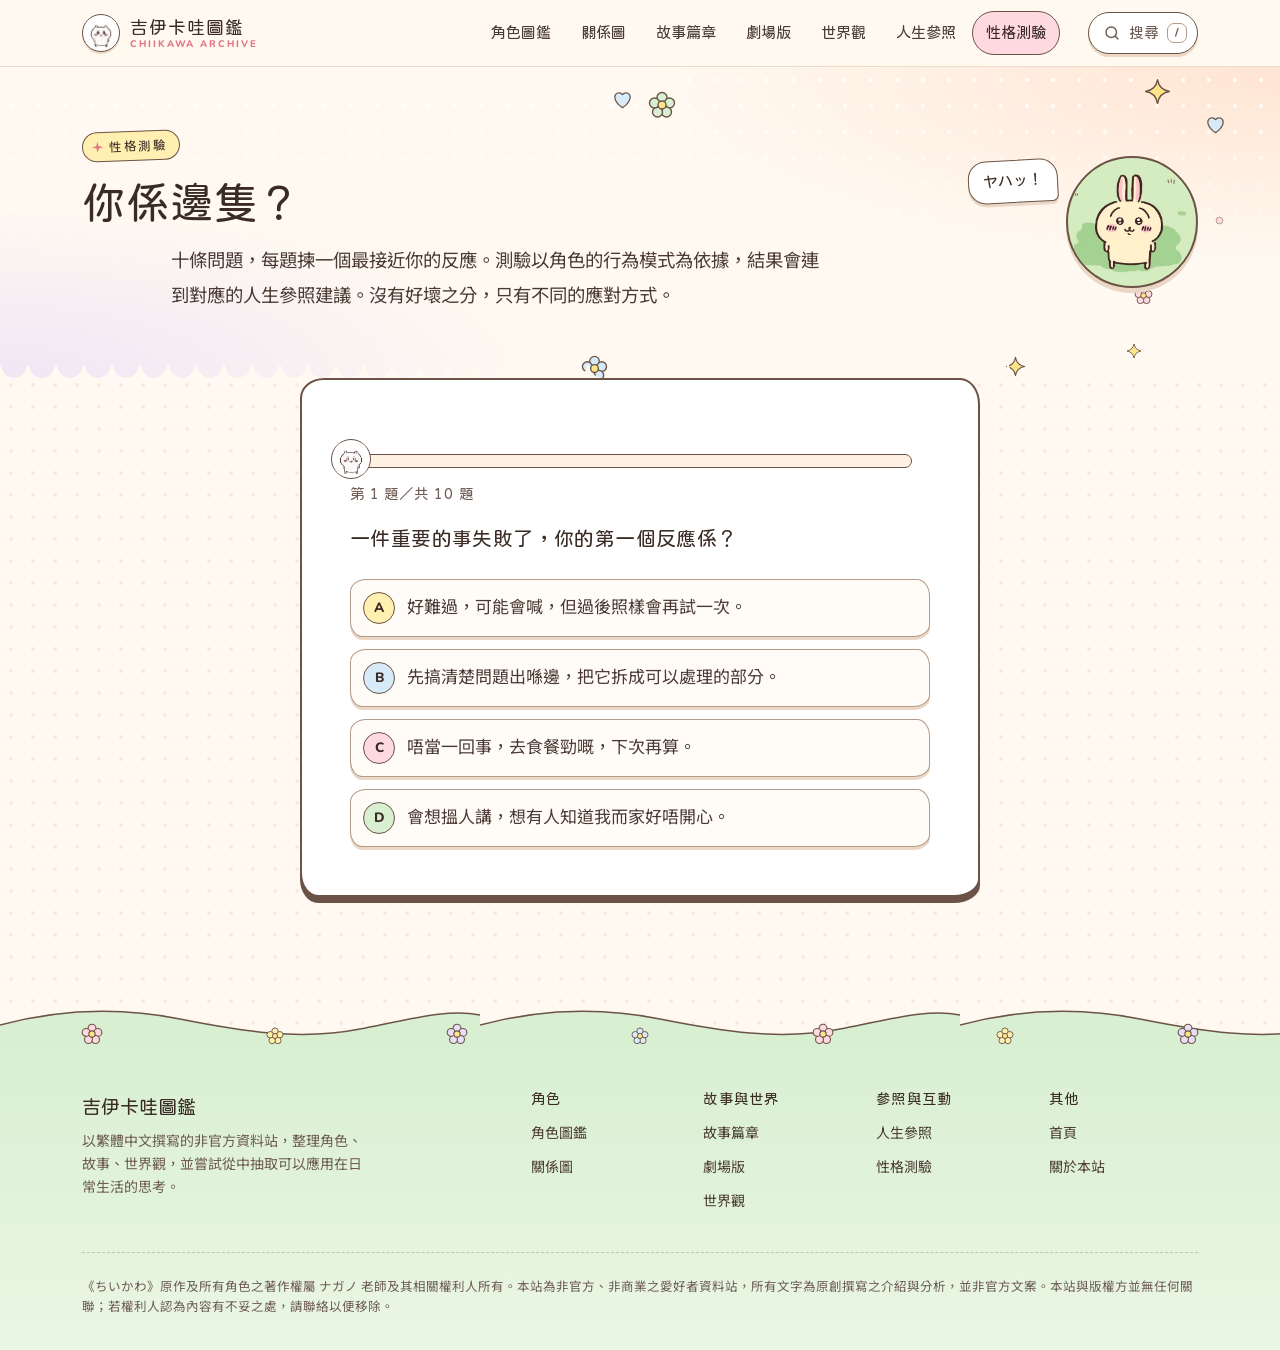
<file: quiz.html>
<!DOCTYPE html>
<html lang="zh-Hant-HK">
<head>
<meta charset="utf-8">
<meta name="viewport" content="width=device-width, initial-scale=1, viewport-fit=cover">
<meta name="theme-color" content="#FAF6EE">
<title>你係邊隻？性格測驗 — 吉伊卡哇圖鑑</title>
<meta name="description" content="十條問題，看看你的應對方式最接近《ちいかわ》的哪一個角色，並取得對應的人生參照建議。">
<link rel="icon" href="data:image/svg+xml,%3Csvg xmlns='http://www.w3.org/2000/svg' viewBox='0 0 32 32'%3E%3Ccircle cx='16' cy='16' r='15' fill='%23F4CFC6'/%3E%3Cpath d='M16 25s-8-5.2-8-11.4A4.6 4.6 0 0 1 16 10a4.6 4.6 0 0 1 8 3.6C24 19.8 16 25 16 25z' fill='%23B45E2E'/%3E%3C/svg%3E">
<link rel="preconnect" href="https://fonts.googleapis.com">
<link rel="preconnect" href="https://fonts.gstatic.com" crossorigin>
<link href="https://fonts.googleapis.com/css2?family=Huninn&display=swap" rel="stylesheet">
<link href="https://fonts.googleapis.com/css2?family=Noto+Sans+TC:wght@400;500;700&family=Nunito:wght@400;600;700;800&family=Zen+Maru+Gothic:wght@500;700&display=swap" rel="stylesheet">
<link rel="stylesheet" href="assets/css/tokens.css">
<link rel="stylesheet" href="assets/css/base.css">
<link rel="stylesheet" href="assets/css/components.css">
<link rel="stylesheet" href="assets/css/pages.css">
</head>
<body>
<a class="skip-link" href="#main">跳至主要內容</a>
<div data-nav></div>

<main id="main">
  <header class="page-head" style="--head-tint:var(--c-peach);--head-tint-2:var(--c-lilac)" data-mascot="usagi" data-say="ヤハッ！">
    <div class="wrap page-head__inner"><div>
      <span class="eyebrow">性格測驗</span>
      <h1>你係邊隻？</h1>
      <p class="lede" data-quiz-intro style="margin-inline:auto"></p>
    </div>
    </div>
  </header>
  <section class="wrap" style="padding-bottom:var(--s-7)">
    <div class="quiz-card" data-quiz></div>
  </section>
</main>

<div data-footer></div>
<script src="data/characters.js"></script>
<script src="data/quiz.js"></script>
<script src="assets/js/app.js"></script>
<script src="assets/js/quiz.js"></script>
</body>
</html>
</file>
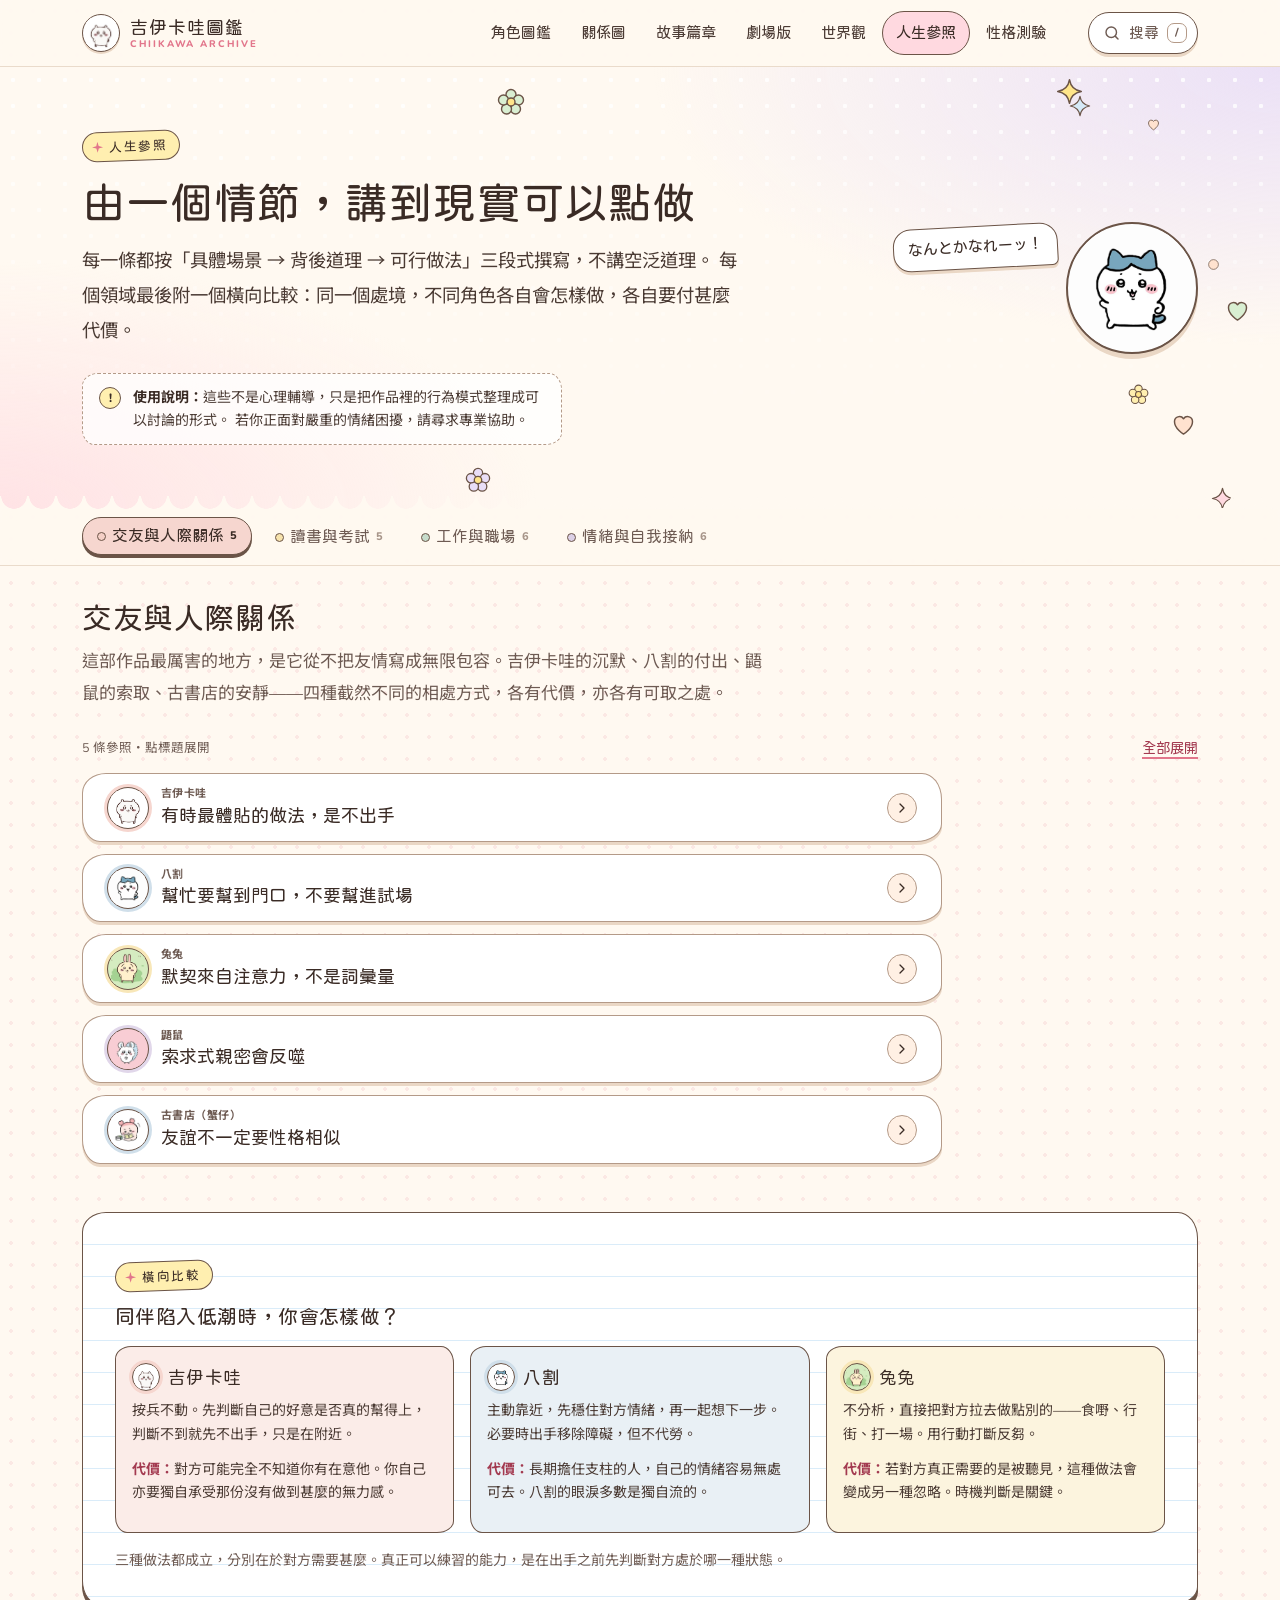
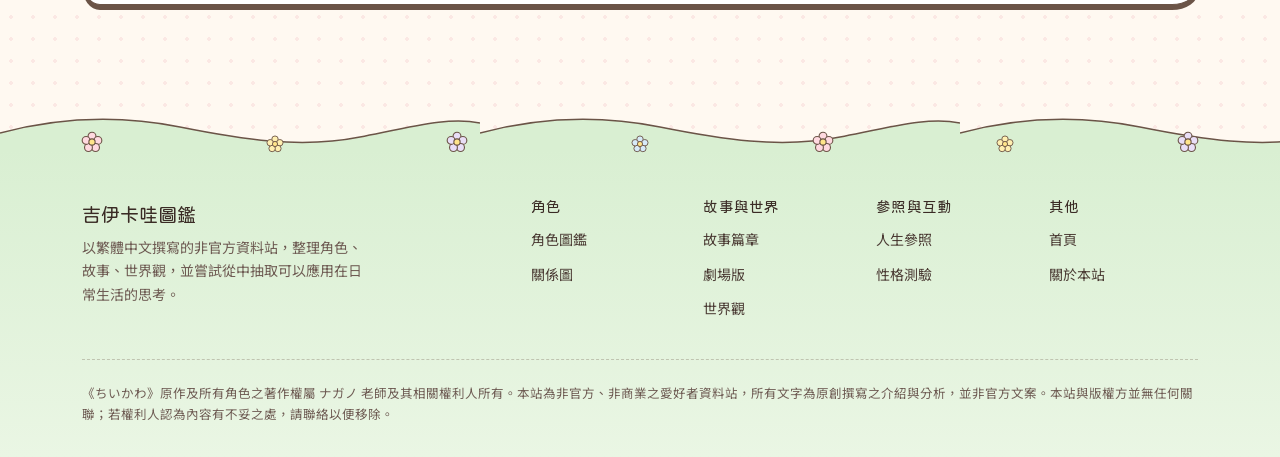
<file: reference.html>
<!DOCTYPE html>
<html lang="zh-Hant-HK">
<head>
<meta charset="utf-8">
<meta name="viewport" content="width=device-width, initial-scale=1, viewport-fit=cover">
<meta name="theme-color" content="#FAF6EE">
<title>人生參照 — 吉伊卡哇圖鑑</title>
<meta name="description" content="由《ちいかわ》的具體情節出發，整理交友與人際、讀書與考試、工作與職場、情緒與自我接納四個領域的可行做法。">
<link rel="icon" href="data:image/svg+xml,%3Csvg xmlns='http://www.w3.org/2000/svg' viewBox='0 0 32 32'%3E%3Ccircle cx='16' cy='16' r='15' fill='%23F4CFC6'/%3E%3Cpath d='M16 25s-8-5.2-8-11.4A4.6 4.6 0 0 1 16 10a4.6 4.6 0 0 1 8 3.6C24 19.8 16 25 16 25z' fill='%23B45E2E'/%3E%3C/svg%3E">
<link rel="preconnect" href="https://fonts.googleapis.com">
<link rel="preconnect" href="https://fonts.gstatic.com" crossorigin>
<link href="https://fonts.googleapis.com/css2?family=Huninn&display=swap" rel="stylesheet">
<link href="https://fonts.googleapis.com/css2?family=Noto+Sans+TC:wght@400;500;700&family=Nunito:wght@400;600;700;800&family=Zen+Maru+Gothic:wght@500;700&display=swap" rel="stylesheet">
<link rel="stylesheet" href="assets/css/tokens.css">
<link rel="stylesheet" href="assets/css/base.css">
<link rel="stylesheet" href="assets/css/components.css">
<link rel="stylesheet" href="assets/css/pages.css">
</head>
<body>
<a class="skip-link" href="#main">跳至主要內容</a>
<div data-nav></div>

<main id="main">
  <header class="page-head" style="--head-tint:var(--c-lilac);--head-tint-2:var(--c-blush)" data-mascot="hachiware" data-say="なんとかなれーッ！">
    <div class="wrap page-head__inner"><div>
      <span class="eyebrow">人生參照</span>
      <h1>由一個情節，講到現實可以點做</h1>
      <p class="lede">
        每一條都按「具體場景 → 背後道理 → 可行做法」三段式撰寫，不講空泛道理。
        每個領域最後附一個橫向比較：同一個處境，不同角色各自會怎樣做，各自要付甚麼代價。
      </p>
      <p class="note" style="margin-top:var(--s-5);max-width:60ch"><span>
        <strong>使用說明：</strong>這些不是心理輔導，只是把作品裡的行為模式整理成可以討論的形式。
        若你正面對嚴重的情緒困擾，請尋求專業協助。</span>
      </p>
    </div>
    </div>
  </header>
  <div data-reference></div>
</main>

<div data-footer></div>
<script src="data/characters.js"></script>
<script src="data/reference.js"></script>
<script src="assets/js/app.js"></script>
<script src="assets/js/reference.js"></script>
</body>
</html>
</file>
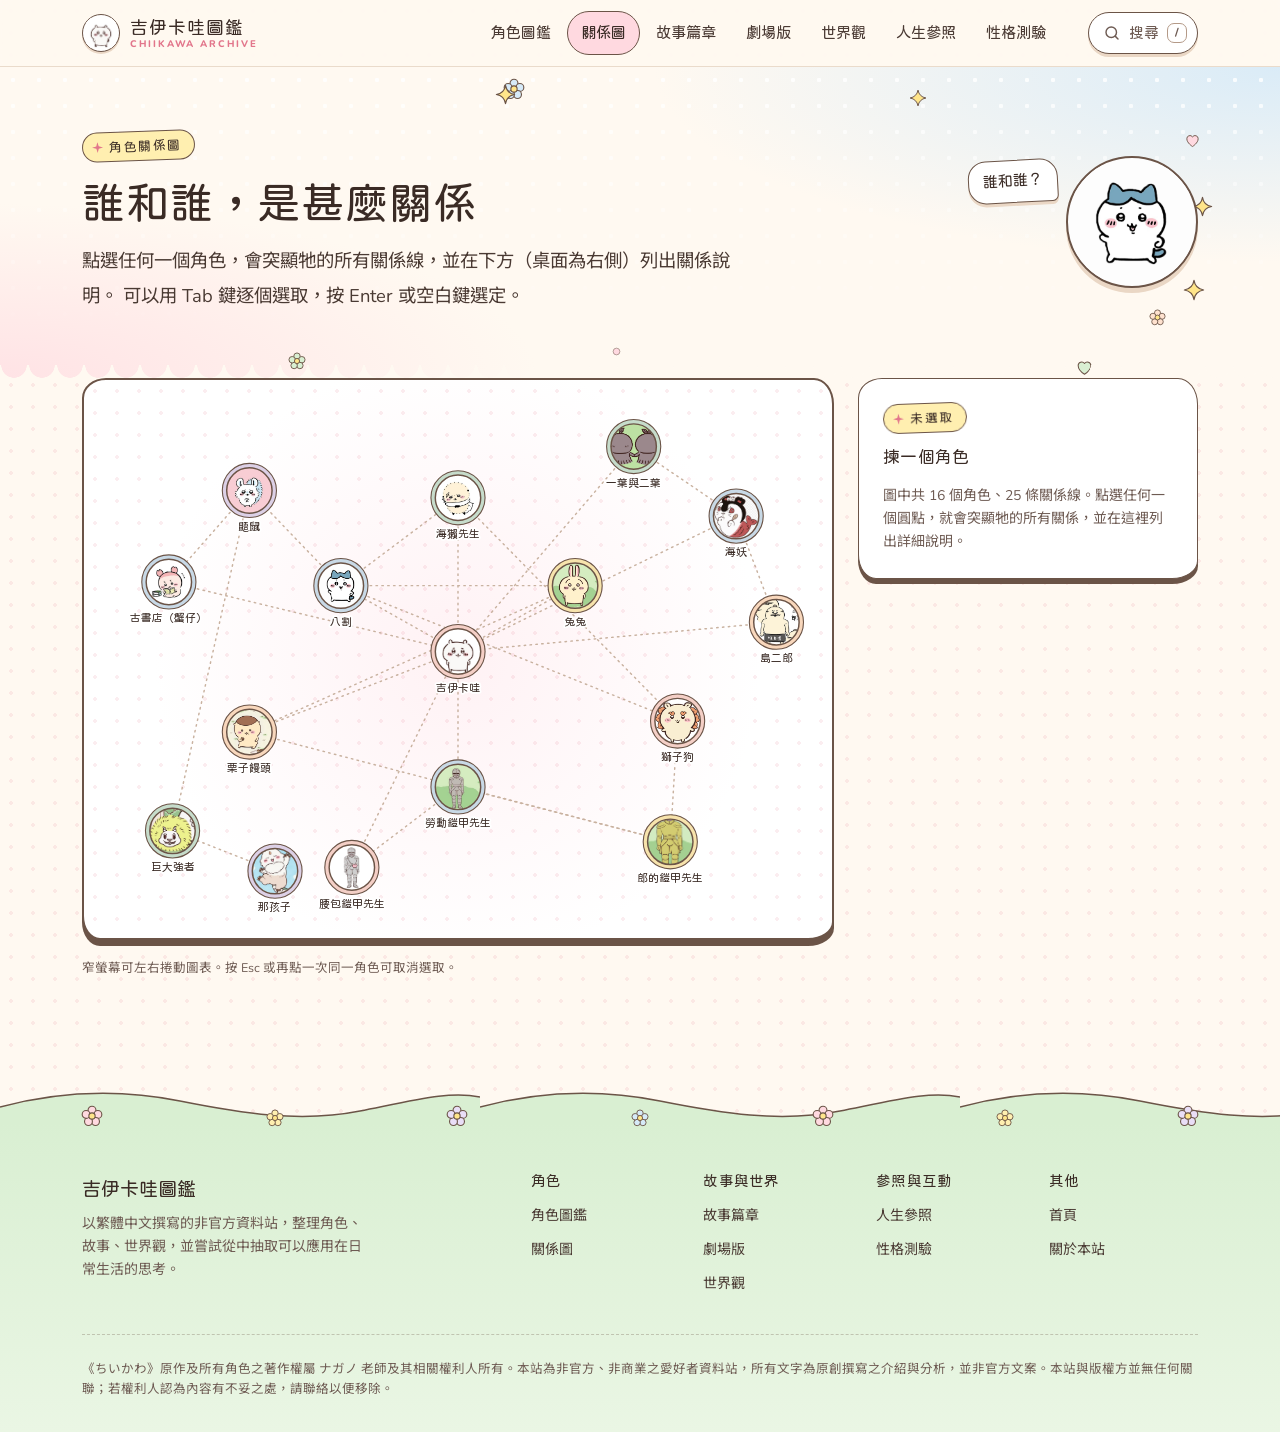
<file: relations.html>
<!DOCTYPE html>
<html lang="zh-Hant-HK">
<head>
<meta charset="utf-8">
<meta name="viewport" content="width=device-width, initial-scale=1, viewport-fit=cover">
<meta name="theme-color" content="#FAF6EE">
<title>角色關係圖 — 吉伊卡哇圖鑑</title>
<meta name="description" content="以互動 SVG 呈現《ちいかわ》十六個角色之間的關係網絡。點選任一角色可突顯其所有關係線。">
<link rel="icon" href="data:image/svg+xml,%3Csvg xmlns='http://www.w3.org/2000/svg' viewBox='0 0 32 32'%3E%3Ccircle cx='16' cy='16' r='15' fill='%23F4CFC6'/%3E%3Cpath d='M16 25s-8-5.2-8-11.4A4.6 4.6 0 0 1 16 10a4.6 4.6 0 0 1 8 3.6C24 19.8 16 25 16 25z' fill='%23B45E2E'/%3E%3C/svg%3E">
<link rel="preconnect" href="https://fonts.googleapis.com">
<link rel="preconnect" href="https://fonts.gstatic.com" crossorigin>
<link href="https://fonts.googleapis.com/css2?family=Huninn&display=swap" rel="stylesheet">
<link href="https://fonts.googleapis.com/css2?family=Noto+Sans+TC:wght@400;500;700&family=Nunito:wght@400;600;700;800&family=Zen+Maru+Gothic:wght@500;700&display=swap" rel="stylesheet">
<link rel="stylesheet" href="assets/css/tokens.css">
<link rel="stylesheet" href="assets/css/base.css">
<link rel="stylesheet" href="assets/css/components.css">
<link rel="stylesheet" href="assets/css/pages.css">
</head>
<body>
<a class="skip-link" href="#main">跳至主要內容</a>
<div data-nav></div>

<main id="main">
  <header class="page-head" style="--head-tint:var(--c-sky);--head-tint-2:var(--c-blush)" data-mascot="hachiware" data-say="誰和誰？">
    <div class="wrap page-head__inner"><div>
      <span class="eyebrow">角色關係圖</span>
      <h1>誰和誰，是甚麼關係</h1>
      <p class="lede">
        點選任何一個角色，會突顯牠的所有關係線，並在下方（桌面為右側）列出關係說明。
        可以用 Tab 鍵逐個選取，按 Enter 或空白鍵選定。
      </p>
    </div>
    </div>
  </header>
  <section class="wrap" style="padding-bottom:var(--s-7)">
    <div class="relmap-layout">
      <div>
        <div class="relmap-stage">
          <svg class="relmap" data-relmap viewBox="0 0 1000 740" role="img"
               aria-label="角色關係網絡圖，可互動"></svg>
        </div>
        <p class="relmap-hint">窄螢幕可左右捲動圖表。按 Esc 或再點一次同一角色可取消選取。</p>
      </div>
      <aside class="relmap-panel" aria-live="polite">
        <div class="card" data-relmap-panel></div>
      </aside>
    </div>
  </section>
</main>

<div data-footer></div>
<script src="data/characters.js"></script>
<script src="assets/js/app.js"></script>
<script src="assets/js/relations.js"></script>
</body>
</html>
</file>
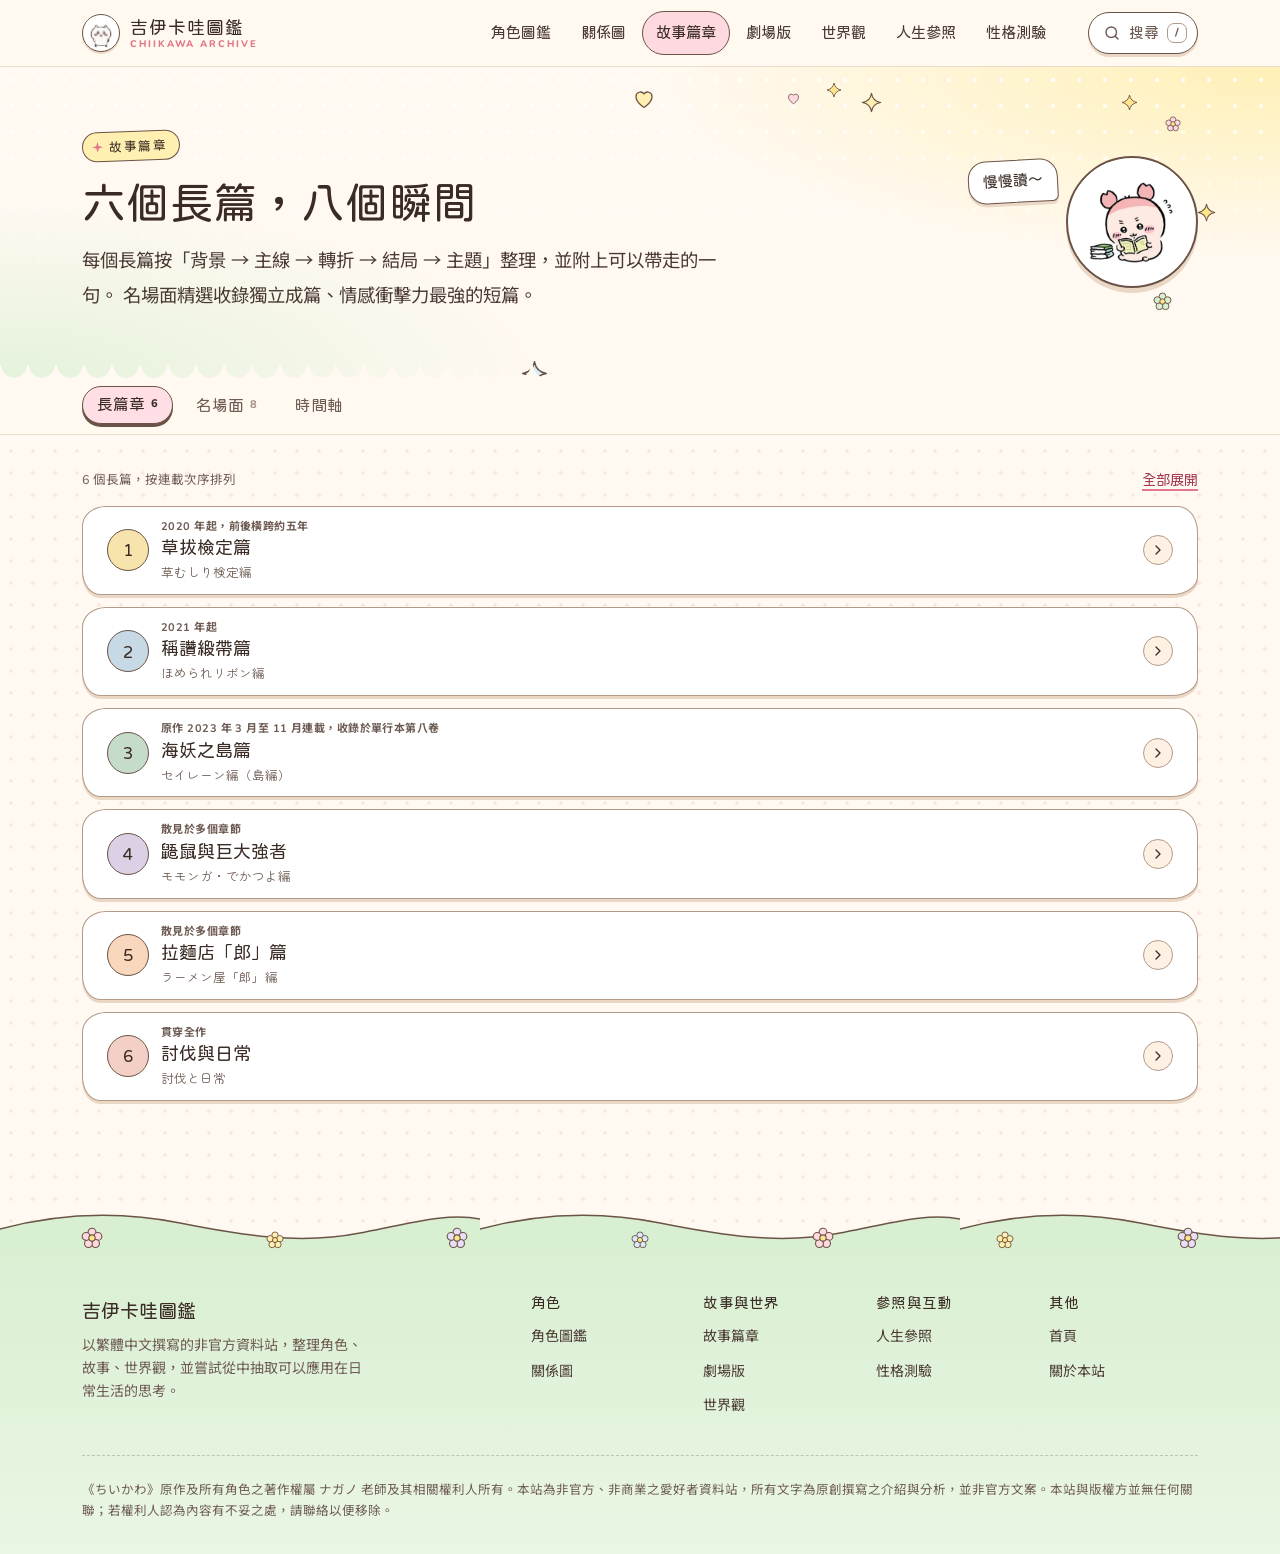
<file: stories.html>
<!DOCTYPE html>
<html lang="zh-Hant-HK">
<head>
<meta charset="utf-8">
<meta name="viewport" content="width=device-width, initial-scale=1, viewport-fit=cover">
<meta name="theme-color" content="#FAF6EE">
<title>故事篇章 — 吉伊卡哇圖鑑</title>
<meta name="description" content="《ちいかわ》六大長篇的完整脈絡整理、八個獨立名場面精選，以及由連載到劇場版的時間軸。">
<link rel="icon" href="data:image/svg+xml,%3Csvg xmlns='http://www.w3.org/2000/svg' viewBox='0 0 32 32'%3E%3Ccircle cx='16' cy='16' r='15' fill='%23F4CFC6'/%3E%3Cpath d='M16 25s-8-5.2-8-11.4A4.6 4.6 0 0 1 16 10a4.6 4.6 0 0 1 8 3.6C24 19.8 16 25 16 25z' fill='%23B45E2E'/%3E%3C/svg%3E">
<link rel="preconnect" href="https://fonts.googleapis.com">
<link rel="preconnect" href="https://fonts.gstatic.com" crossorigin>
<link href="https://fonts.googleapis.com/css2?family=Huninn&display=swap" rel="stylesheet">
<link href="https://fonts.googleapis.com/css2?family=Noto+Sans+TC:wght@400;500;700&family=Nunito:wght@400;600;700;800&family=Zen+Maru+Gothic:wght@500;700&display=swap" rel="stylesheet">
<link rel="stylesheet" href="assets/css/tokens.css">
<link rel="stylesheet" href="assets/css/base.css">
<link rel="stylesheet" href="assets/css/components.css">
<link rel="stylesheet" href="assets/css/pages.css">
</head>
<body>
<a class="skip-link" href="#main">跳至主要內容</a>
<div data-nav></div>

<main id="main" data-stories-page>
  <header class="page-head" style="--head-tint:var(--c-butter);--head-tint-2:var(--c-mint)" data-mascot="furuhonya" data-say="慢慢讀～">
    <div class="wrap page-head__inner"><div>
      <span class="eyebrow">故事篇章</span>
      <h1>六個長篇，八個瞬間</h1>
      <p class="lede">
        每個長篇按「背景 → 主線 → 轉折 → 結局 → 主題」整理，並附上可以帶走的一句。
        名場面精選收錄獨立成篇、情感衝擊力最強的短篇。
      </p>
    </div>
    </div>
  </header>
  <div data-stories></div>
</main>

<div data-footer></div>
<script src="data/characters.js"></script>
<script src="data/stories.js"></script>
<script src="assets/js/app.js"></script>
<script src="assets/js/stories.js"></script>
</body>
</html>
</file>
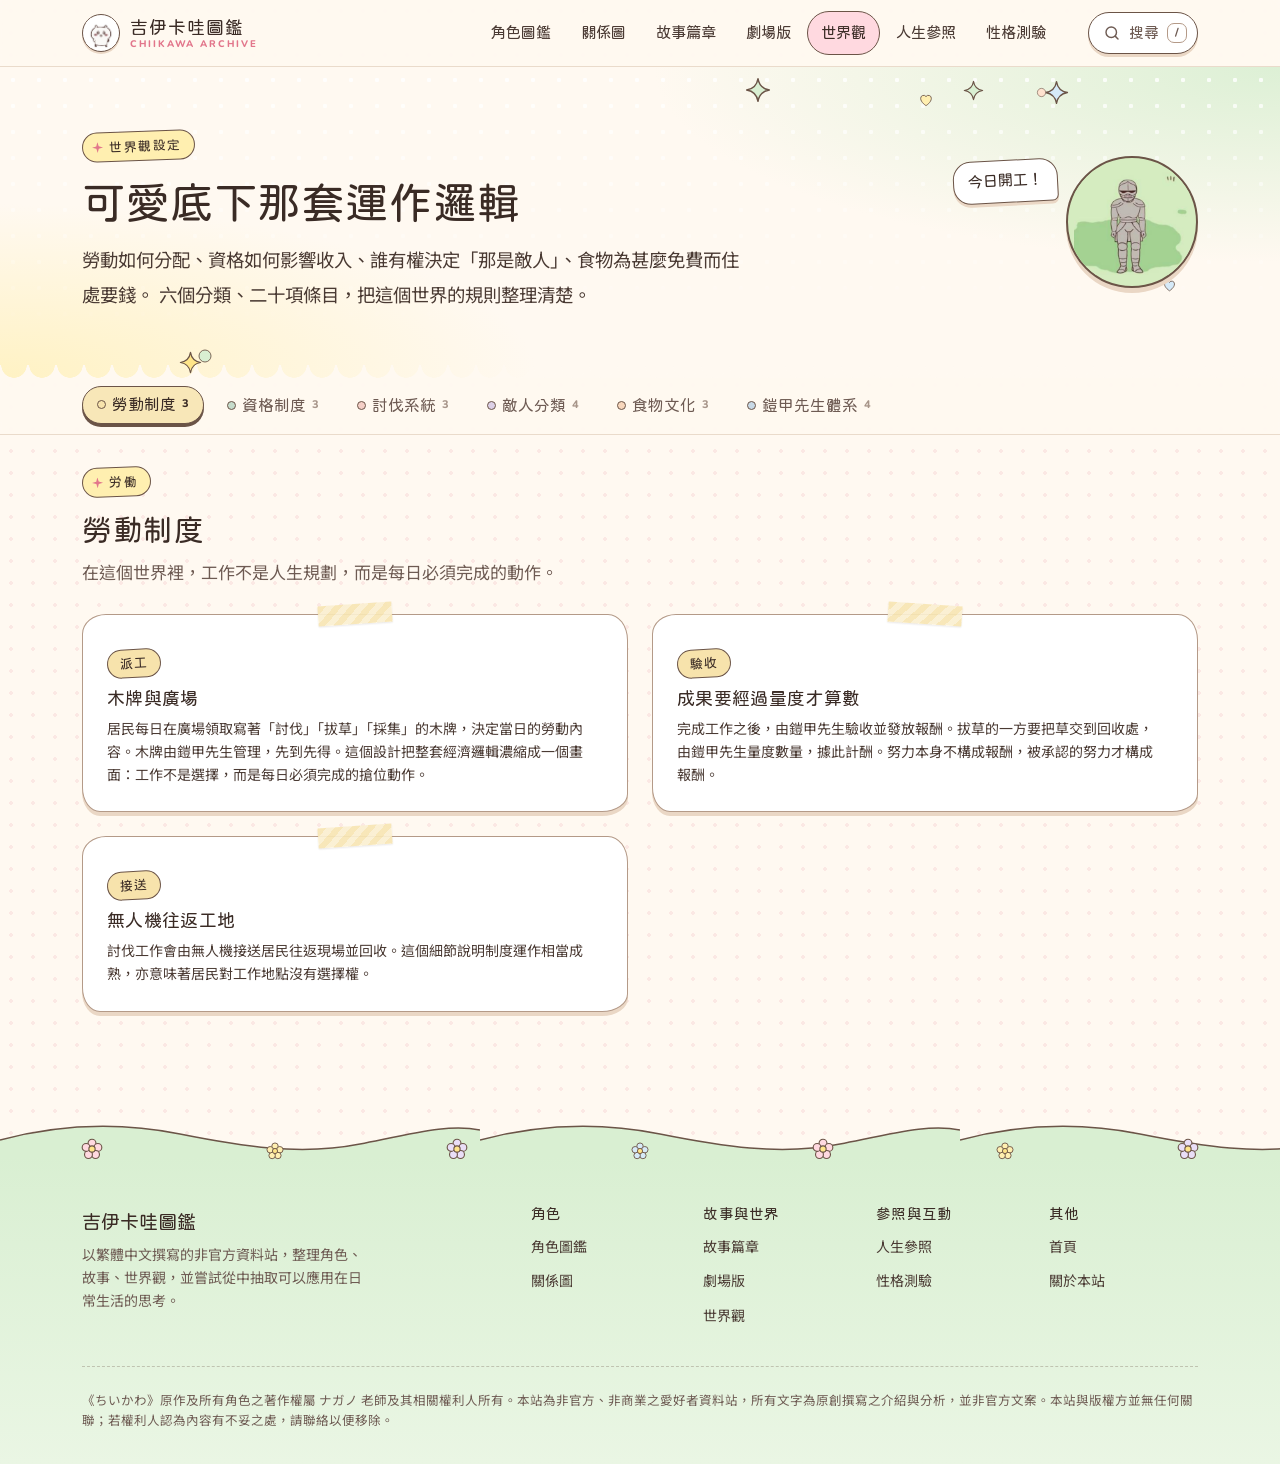
<file: world.html>
<!DOCTYPE html>
<html lang="zh-Hant-HK">
<head>
<meta charset="utf-8">
<meta name="viewport" content="width=device-width, initial-scale=1, viewport-fit=cover">
<meta name="theme-color" content="#FAF6EE">
<title>世界觀設定 — 吉伊卡哇圖鑑</title>
<meta name="description" content="《ちいかわ》的勞動制度、草拔檢定、討伐排名、敵人分類、食物文化與鎧甲先生體系，共二十項設定條目。">
<link rel="icon" href="data:image/svg+xml,%3Csvg xmlns='http://www.w3.org/2000/svg' viewBox='0 0 32 32'%3E%3Ccircle cx='16' cy='16' r='15' fill='%23F4CFC6'/%3E%3Cpath d='M16 25s-8-5.2-8-11.4A4.6 4.6 0 0 1 16 10a4.6 4.6 0 0 1 8 3.6C24 19.8 16 25 16 25z' fill='%23B45E2E'/%3E%3C/svg%3E">
<link rel="preconnect" href="https://fonts.googleapis.com">
<link rel="preconnect" href="https://fonts.gstatic.com" crossorigin>
<link href="https://fonts.googleapis.com/css2?family=Huninn&display=swap" rel="stylesheet">
<link href="https://fonts.googleapis.com/css2?family=Noto+Sans+TC:wght@400;500;700&family=Nunito:wght@400;600;700;800&family=Zen+Maru+Gothic:wght@500;700&display=swap" rel="stylesheet">
<link rel="stylesheet" href="assets/css/tokens.css">
<link rel="stylesheet" href="assets/css/base.css">
<link rel="stylesheet" href="assets/css/components.css">
<link rel="stylesheet" href="assets/css/pages.css">
</head>
<body>
<a class="skip-link" href="#main">跳至主要內容</a>
<div data-nav></div>

<main id="main">
  <header class="page-head" style="--head-tint:var(--c-mint);--head-tint-2:var(--c-butter)" data-mascot="rodo-yoroi" data-say="今日開工！">
    <div class="wrap page-head__inner"><div>
      <span class="eyebrow">世界觀設定</span>
      <h1>可愛底下那套運作邏輯</h1>
      <p class="lede">
        勞動如何分配、資格如何影響收入、誰有權決定「那是敵人」、食物為甚麼免費而住處要錢。
        六個分類、二十項條目，把這個世界的規則整理清楚。
      </p>
    </div>
    </div>
  </header>
  <div data-world></div>
</main>

<div data-footer></div>
<script src="data/world.js"></script>
<script src="assets/js/app.js"></script>
<script src="assets/js/world.js"></script>
</body>
</html>
</file>
<file: assets/css/tokens.css>
/* ==========================================================================
   設計 token — 單一真實來源
   風格：「ちいかわ 貼紙簿」——奶油底、波點、粉彩填色、啡色描邊、
   手繪感圓角、實色落影，配粉圓體。只做淺色主題。
   ========================================================================== */

:root {
  /* --- 底層中性色 --- */
  --c-bg:            #FFF9F1;   /* 奶油底 */
  --c-bg-alt:        #FFF0E4;
  --c-surface:       #FFFFFF;
  --c-surface-2:     #FFFCF7;
  --c-ink:           #4A3A33;   /* 正文 — 奶油底上 10.3:1 */
  --c-ink-strong:    #3A2B25;   /* 標題 */
  --c-ink-soft:      #6E5B53;   /* 次級文字 — 粉彩底上最低 4.8:1 */
  --c-ink-faint:     #A8968A;   /* 只作裝飾或大字 */
  --c-border:        #EADBCB;
  --c-border-strong: #D9C3AE;
  --c-line:          rgba(74, 58, 51, 0.12);

  /* --- 描邊（ちいかわ式啡色線）--- */
  --c-outline:       #6B5447;   /* 主描邊 */
  --c-outline-soft:  #B49A88;   /* 次要描邊 */
  --c-drop:          #EAD7C5;   /* 實色落影 */

  /* --- 主色（士多啤梨粉）--- */
  --c-accent:        #E2768B;   /* 只作填色、圖形 */
  --c-accent-deep:   #A33A50;   /* 連結、強調字 — 任何粉彩底上 ≥ 4.96:1 */
  --c-accent-soft:   #FFE3E8;
  --c-accent-ring:   #E88FA0;

  /* --- 粉彩（只作底色與裝飾）--- */
  --c-blush:   #FFD9E0;   /* 吉伊卡哇腮紅 */
  --c-sky:     #D6EAF8;   /* 八割藍 */
  --c-butter:  #FFEFB0;   /* 兔兔黃 */
  --c-mint:    #D9EFD2;   /* 草地綠 */
  --c-lilac:   #E9DEF7;
  --c-peach:   #FFE2CF;
  --c-grass:   #A8D69A;   /* 草地（裝飾） */
  --c-grass-deep: #86C178;

  /* --- 語意色 --- */
  --c-ok:      #4F7A52;
  --c-warn:    #A8742A;
  --c-danger:  #A94A3D;

  /* --- 字體 ---
     圓體：標題、按鈕、標籤等「有表情」的位置，用粉圓體
     正文：長文閱讀用 Noto Sans TC，拉丁字配圓潤的 Nunito */
  --f-display: "Huninn", "Zen Maru Gothic", "Nunito", "Noto Sans TC", "PingFang TC", "Microsoft JhengHei", sans-serif;
  --f-heading: var(--f-display);
  --f-body:    "Nunito", "Noto Sans TC", "PingFang TC", "Microsoft JhengHei", sans-serif;
  --f-ja:      "Zen Maru Gothic", "Hiragino Maru Gothic ProN", "Yu Gothic", "Noto Sans JP", sans-serif;

  /* --- 字級 --- */
  --t-display: clamp(1.9rem, 1.35rem + 2.8vw, 3.4rem);
  --t-h1:      clamp(1.75rem, 1.35rem + 1.9vw, 2.7rem);
  --t-h2:      clamp(1.35rem, 1.15rem + 0.95vw, 1.85rem);
  --t-h3:      clamp(1.08rem, 1.02rem + 0.3vw, 1.25rem);
  --t-body:    clamp(1rem, 0.97rem + 0.15vw, 1.0625rem);
  --t-small:   0.875rem;
  --t-tiny:    0.78125rem;
  --t-micro:   0.6875rem;

  --lh-tight:  1.35;
  --lh-normal: 1.65;
  --lh-loose:  1.9;

  /* --- 間距 --- */
  --s-1:  0.25rem;
  --s-2:  0.5rem;
  --s-3:  0.75rem;
  --s-4:  1rem;
  --s-5:  1.5rem;
  --s-6:  2rem;
  --s-7:  3rem;
  --s-8:  4rem;
  --s-9:  6rem;

  /* --- 圓角：手繪感的不規則圓角 --- */
  --r-sm:   10px;
  --r-md:   16px;
  --r-lg:   22px;
  --r-xl:   30px;
  --r-full: 999px;
  --r-wob:    24px 20px 26px 18px / 20px 26px 18px 24px;
  --r-wob-sm: 16px 13px 17px 12px / 13px 17px 12px 16px;

  /* --- 貼紙效果 --- */
  --stk-line: 1.5px solid var(--c-outline);
  --stk-line-soft: 1.5px solid var(--c-outline-soft);
  --stk-drop: 0 4px 0 var(--c-drop);
  --stk-drop-hover: 0 7px 0 var(--c-drop);

  /* --- 陰影 --- */
  --sh-sm: 0 1px 2px rgba(74, 58, 51, 0.05);
  --sh-md: 0 2px 4px rgba(74, 58, 51, 0.05), 0 10px 24px rgba(74, 58, 51, 0.08);
  --sh-lg: 0 4px 8px rgba(74, 58, 51, 0.06), 0 22px 48px rgba(74, 58, 51, 0.14);

  /* --- 動效 --- */
  --ease-soft:   cubic-bezier(0.22, 0.61, 0.36, 1);
  --ease-reveal: cubic-bezier(0.16, 0.84, 0.28, 1);
  --ease-bounce: cubic-bezier(0.34, 1.56, 0.64, 1);   /* 「ぴょん」彈一彈 */
  --t-fast: 150ms;
  --t-base: 250ms;

  /* --- 版面 --- */
  --w-page:  1180px;
  --w-text:  680px;
  --gutter:  16px;
  --nav-h:   58px;
  --bar-h:   66px;
  --sticky-top: 0px;
  --frost:   rgba(255, 249, 241, 0.88);

  /* --- 裝飾圖樣（SVG data URI）--- */
  --pat-dots: radial-gradient(rgba(226, 118, 139, 0.13) 1.6px, transparent 1.9px);
  --pat-dots-size: 22px 22px;
}

@media (min-width: 768px) {
  :root { --gutter: 32px; }
}
@media (min-width: 1000px) {
  :root { --nav-h: 66px; --bar-h: 0px; --sticky-top: var(--nav-h); }
}
</file>
<file: assets/css/base.css>
/* ==========================================================================
   base.css — reset、排版、版面骨架、頂欄、底部分頁列、目錄面板、頁尾
   ========================================================================== */

*, *::before, *::after { box-sizing: border-box; }

html {
  -webkit-text-size-adjust: 100%;
  scroll-behavior: smooth;
  /* 預設值；有釘頂列的頁面由 app.js 依實際高度覆寫 */
  scroll-padding-top: calc(var(--sticky-top) + 16px);
}
html.has-sheet { overflow: hidden; }

body {
  margin: 0;
  background-color: var(--c-bg);
  background-image: var(--pat-dots);
  background-size: var(--pat-dots-size);
  color: var(--c-ink);
  font-family: var(--f-body);
  font-size: var(--t-body);
  line-height: var(--lh-loose);
  -webkit-font-smoothing: antialiased;
  -webkit-tap-highlight-color: transparent;
  overflow-x: hidden;
  padding-bottom: calc(var(--bar-h) + env(safe-area-inset-bottom, 0px));
}

h1, h2, h3, h4 {
  font-family: var(--f-display);
  font-weight: 400;              /* 粉圓體只有一個字重，不要讓瀏覽器假粗體 */
  font-synthesis: none;
  color: var(--c-ink-strong);
  line-height: var(--lh-tight);
  margin: 0 0 var(--s-4);
  text-wrap: balance;
  overflow-wrap: break-word;
  letter-spacing: 0.02em;
}
h1 { font-size: var(--t-h1); }
h2 { font-size: var(--t-h2); }
h3 { font-size: var(--t-h3); }

p  { margin: 0 0 var(--s-4); text-wrap: pretty; }
p:last-child { margin-bottom: 0; }
strong, b { font-weight: 700; }

a {
  color: var(--c-accent-deep);
  text-decoration-color: color-mix(in srgb, var(--c-accent) 55%, transparent);
  text-decoration-thickness: 2px;
  text-underline-offset: 4px;
  transition: color var(--t-fast) var(--ease-soft);
}
a:hover { color: var(--c-ink-strong); text-decoration-color: var(--c-accent); }

img, svg { max-width: 100%; display: block; }

ul, ol { margin: 0 0 var(--s-4); padding-left: 1.3em; }
li { margin-bottom: var(--s-2); }
li:last-child { margin-bottom: 0; }
li::marker { color: var(--c-accent); }

button { font: inherit; cursor: pointer; color: inherit; }
kbd {
  font-family: var(--f-body); font-size: var(--t-micro); font-weight: 800;
  padding: 0 7px; border-radius: 7px;
  border: 1.5px solid var(--c-outline-soft); background: var(--c-surface);
  color: var(--c-ink-soft); line-height: 1.6;
}
::selection { background: var(--c-blush); color: var(--c-ink-strong); }

:where(a, button, input, select, summary, [tabindex]):focus-visible {
  outline: 3px solid var(--c-accent-ring);
  outline-offset: 3px;
  border-radius: var(--r-sm);
}

.skip-link {
  position: absolute;
  left: var(--s-4); top: -100px;
  z-index: 300;
  padding: var(--s-3) var(--s-4);
  background: var(--c-surface);
  color: var(--c-ink-strong);
  border: var(--stk-line);
  border-radius: var(--r-md);
  text-decoration: none;
  transition: top var(--t-base) var(--ease-soft);
}
.skip-link:focus { top: var(--s-3); }

/* ---------- 版面容器 ---------- */
.wrap {
  width: 100%;
  max-width: var(--w-page);
  margin-inline: auto;
  padding-inline: var(--gutter);
}
.wrap--text { max-width: calc(var(--w-text) + var(--gutter) * 2); }

.section { padding-block: var(--s-7); }
.section--tight { padding-block: var(--s-5); }
@media (min-width: 768px) {
  .section { padding-block: var(--s-8); }
  .section--tight { padding-block: var(--s-7); }
}
.section--alt { background: var(--c-bg-alt); }

/* ==========================================================================
   頂欄
   手機：不釘頂（頁內分頁列要佔頂部），導航交給底部分頁列。
   桌面：整個 [data-nav] 容器釘頂——黏性要設在容器而非內層 <nav>，
   否則黏性範圍只得容器本身的高度，等於沒有生效。
   ========================================================================== */
[data-nav] { position: relative; z-index: 100; }
@media (min-width: 1000px) {
  [data-nav] { position: sticky; top: 0; }
}
.nav {
  background: var(--frost);
  -webkit-backdrop-filter: saturate(1.5) blur(14px);
  backdrop-filter: saturate(1.5) blur(14px);
  border-bottom: 1.5px solid var(--c-border);
}
.nav__inner {
  display: flex; align-items: center; gap: var(--s-4);
  height: var(--nav-h);
}
.nav__brand {
  display: flex; align-items: center; gap: 10px;
  color: var(--c-ink-strong); text-decoration: none; flex-shrink: 0;
}
.nav__brand:hover { color: var(--c-ink-strong); }
.nav__mark {
  width: 38px; height: 38px; border-radius: 50%;
  background: #fff; border: var(--stk-line);
  box-shadow: 0 2px 0 var(--c-drop);
  display: grid; place-items: center; flex-shrink: 0;
  overflow: hidden;
  transition: transform 400ms var(--ease-bounce);
}
.nav__mark img { width: 100%; height: 100%; object-fit: contain; padding: 3px; }
.nav__brand:hover .nav__mark { transform: rotate(-10deg) scale(1.08); }
.nav__name { display: flex; flex-direction: column; line-height: 1.15; }
.nav__name b { font-family: var(--f-display); font-size: 1.12rem; font-weight: 400; letter-spacing: 0.06em; }
.nav__name small {
  font-family: var(--f-body);
  font-size: 0.6rem; font-weight: 800; letter-spacing: 0.2em;
  color: var(--c-accent); text-transform: uppercase;
}
.nav__links {
  display: none; align-items: center; gap: 2px;
  margin: 0 0 0 auto; list-style: none; padding: 0;
}
.nav__links li { margin: 0; }
.nav__links a {
  position: relative;
  display: block; padding: 7px 13px;
  font-family: var(--f-display); font-size: 0.95rem;
  color: var(--c-ink); text-decoration: none; white-space: nowrap;
  border: 1.5px solid transparent;
  border-radius: var(--r-full);
  transition: background var(--t-fast) var(--ease-soft), border-color var(--t-fast) var(--ease-soft), transform 300ms var(--ease-bounce);
}
.nav__links a:hover { background: var(--c-surface); border-color: var(--c-outline-soft); color: var(--c-ink-strong); transform: translateY(-2px); }
.nav__links a[aria-current="page"] { background: var(--c-blush); border-color: var(--c-outline); color: var(--c-ink-strong); }
.nav__search {
  margin-left: auto;
  display: inline-grid; place-items: center;
  width: 42px; height: 42px; border-radius: 50%;
  border: var(--stk-line); background: var(--c-surface);
  box-shadow: 0 3px 0 var(--c-drop);
  color: var(--c-ink-strong);
  transition: transform 300ms var(--ease-bounce), background var(--t-fast);
}
.nav__search:hover { background: var(--c-butter); transform: translateY(-2px) rotate(-6deg); }
.nav__search-label, .nav__search kbd { display: none; }
@media (min-width: 1000px) {
  .nav__links { display: flex; }
  .nav__search {
    margin-left: var(--s-3);
    width: auto; display: inline-flex; gap: var(--s-2);
    padding: 0 10px 0 14px; border-radius: var(--r-full);
    font-family: var(--f-display); font-size: 0.92rem; color: var(--c-ink-soft);
  }
  .nav__search:hover { transform: translateY(-2px); }
  .nav__search-label, .nav__search kbd { display: inline; }
}

/* ==========================================================================
   底部分頁列（手機與平板）
   ========================================================================== */
.tabnav {
  position: fixed; left: 0; right: 0; bottom: 0; z-index: 120;
  background: var(--frost);
  -webkit-backdrop-filter: saturate(1.6) blur(16px);
  backdrop-filter: saturate(1.6) blur(16px);
  border-top: 1.5px solid var(--c-border);
  padding-bottom: env(safe-area-inset-bottom, 0px);
}
.tabnav ul {
  display: grid; grid-template-columns: repeat(5, minmax(0, 1fr));
  list-style: none; margin: 0 auto; padding: 0 4px; max-width: 560px;
  height: var(--bar-h);
}
.tabnav li { margin: 0; }
.tabnav a, .tabnav button {
  width: 100%; height: 100%;
  display: flex; flex-direction: column; align-items: center; justify-content: center; gap: 3px;
  background: none; border: 0; padding: 0;
  color: var(--c-ink-soft); text-decoration: none;
  font-family: var(--f-display); font-size: 0.72rem; letter-spacing: 0.06em;
}
.tabnav__icon {
  display: grid; place-items: center;
  width: 54px; height: 32px; border-radius: var(--r-full);
  border: 1.5px solid transparent;
  transition: background var(--t-base) var(--ease-soft), transform 400ms var(--ease-bounce);
}
.tabnav a:active .tabnav__icon, .tabnav button:active .tabnav__icon { transform: scale(0.9); }
.tabnav [aria-current="page"] { color: var(--c-ink-strong); }
.tabnav [aria-current="page"] .tabnav__icon {
  background: var(--c-blush); border-color: var(--c-outline); color: var(--c-ink-strong);
  animation: tab-pop 520ms var(--ease-bounce) both;
}
@keyframes tab-pop { 0% { transform: scale(0.6); } 100% { transform: none; } }
@media (min-width: 1000px) { .tabnav { display: none; } }

/* ==========================================================================
   目錄與搜尋面板（原生 <dialog>）
   ========================================================================== */
.sheet {
  width: 100%; max-width: 100%; max-height: none; height: 100%;
  margin: 0; padding: 0; border: 0; background: transparent;
  color: var(--c-ink);
}
.sheet::backdrop { background: rgba(58, 43, 37, 0.36); -webkit-backdrop-filter: blur(3px); backdrop-filter: blur(3px); }
.sheet[open] { display: flex; flex-direction: column; justify-content: flex-end; }
.sheet__panel {
  display: flex; flex-direction: column;
  max-height: 88dvh; height: 88dvh;
  background-color: var(--c-bg);
  background-image: var(--pat-dots);
  background-size: var(--pat-dots-size);
  border: var(--stk-line); border-bottom: 0;
  border-radius: var(--r-xl) var(--r-xl) 0 0;
  box-shadow: var(--sh-lg);
  overflow: hidden;
  animation: sheet-up 420ms var(--ease-bounce);
}
@keyframes sheet-up { from { transform: translateY(60px); opacity: 0; } to { transform: none; opacity: 1; } }
.sheet__grab { width: 44px; height: 5px; border-radius: 5px; background: var(--c-outline-soft); margin: 9px auto 0; flex-shrink: 0; }
.sheet__head {
  display: flex; gap: var(--s-2); align-items: center;
  padding: var(--s-3) var(--s-4);
  border-bottom: 1.5px dashed var(--c-border-strong);
  flex-shrink: 0;
}
.sheet__field { position: relative; flex: 1; }
.sheet__field svg { position: absolute; left: 15px; top: 50%; transform: translateY(-50%); color: var(--c-ink-soft); pointer-events: none; }
.sheet__field input {
  width: 100%; height: 48px;
  padding: 0 var(--s-4) 0 44px;
  font: inherit; font-size: 1rem; color: var(--c-ink);
  background: var(--c-surface);
  border: var(--stk-line); border-radius: var(--r-full);
  -webkit-appearance: none; appearance: none;
}
.sheet__field input:focus { outline: none; box-shadow: 0 0 0 4px var(--c-blush); }
.sheet__field input::placeholder { color: var(--c-ink-faint); }
input[type="search"]::-webkit-search-cancel-button { -webkit-appearance: none; appearance: none; }
.sheet__close {
  flex-shrink: 0; height: 48px; padding: 0 var(--s-3);
  background: none; border: 0; color: var(--c-accent-deep);
  font-family: var(--f-display); font-size: 0.95rem;
}
.sheet__body { overflow-y: auto; overscroll-behavior: contain; padding: var(--s-4) var(--s-4) var(--s-6); flex: 1; }
@media (min-width: 760px) {
  .sheet[open] { justify-content: flex-start; align-items: center; padding-top: 9vh; }
  .sheet__panel {
    width: min(640px, calc(100% - 48px)); height: auto; max-height: 76vh;
    border-radius: var(--r-xl); border-bottom: var(--stk-line);
    box-shadow: 0 6px 0 var(--c-drop), var(--sh-lg);
    animation-name: sheet-pop;
  }
  .sheet__grab { display: none; }
}
@keyframes sheet-pop { from { transform: translateY(-10px) scale(0.97); opacity: 0; } to { transform: none; opacity: 1; } }

.sheet-group { margin-bottom: var(--s-5); }
.sheet-group:last-child { margin-bottom: 0; }
.sheet-group__title {
  display: flex; align-items: center; justify-content: space-between; gap: var(--s-2);
  font-family: var(--f-display); font-size: 0.85rem; font-weight: 400; letter-spacing: 0.1em;
  color: var(--c-ink-soft); margin: 0 0 var(--s-2) 4px;
}
.sheet-group__title span { font-family: var(--f-body); font-weight: 800; font-size: var(--t-micro); }
.sheet-list {
  list-style: none; padding: 0; margin: 0;
  background: var(--c-surface); border: var(--stk-line-soft);
  border-radius: var(--r-wob); overflow: hidden;
  box-shadow: 0 3px 0 var(--c-drop);
}
.sheet-list li { margin: 0; }
.sheet-list li + li { border-top: 1.5px dashed var(--c-border); }
.sheet-item {
  display: grid; grid-template-columns: auto minmax(0, 1fr) auto; gap: var(--s-3);
  align-items: center;
  padding: 11px var(--s-4);
  color: var(--c-ink); text-decoration: none;
  transition: background var(--t-fast) var(--ease-soft);
}
.sheet-item:hover, .sheet-item:focus-visible { background: var(--c-surface-2); color: var(--c-ink); }
.sheet-item[aria-current="page"] { background: color-mix(in srgb, var(--c-blush) 45%, var(--c-surface)); }
.sheet-item__icon {
  width: 40px; height: 40px; border-radius: 50%;
  display: grid; place-items: center; flex-shrink: 0;
  background: var(--item-tint, var(--c-bg-alt)); color: var(--c-ink-strong);
  border: 1.5px solid var(--c-outline);
  overflow: hidden;
}
.sheet-item__icon img { width: 100%; height: 100%; object-fit: contain; padding: 2px; }
.sheet-item__title { display: block; font-family: var(--f-display); font-size: 1rem; color: var(--c-ink-strong); line-height: 1.45; }
.sheet-item__sub {
  font-size: var(--t-tiny); color: var(--c-ink-soft); line-height: 1.5;
  overflow: hidden; text-overflow: ellipsis;
  display: -webkit-box; -webkit-line-clamp: 2; -webkit-box-orient: vertical;
}
.sheet-item__chev { color: var(--c-ink-faint); }
.sheet-item mark { background: var(--c-butter); color: inherit; border-radius: 4px; padding: 0 2px; }
.sheet-empty { text-align: center; color: var(--c-ink-soft); padding: var(--s-7) var(--s-4); font-size: var(--t-small); }
.sheet-hint { font-size: var(--t-tiny); color: var(--c-ink-soft); margin: 0 4px var(--s-4); }
.sheet-quick { display: flex; flex-wrap: wrap; gap: var(--s-2); margin: 0 0 var(--s-5); }

/* ==========================================================================
   頁尾：一片草地，小花點綴
   ========================================================================== */
.footer {
  position: relative;
  margin-top: var(--s-9);
  padding-block: var(--s-7) var(--s-6);
  background: linear-gradient(180deg, var(--c-mint) 0%, #EAF6E4 100%);
}
.footer::before {
  /* 起伏的草坡邊緣 */
  content: ""; position: absolute; left: 0; right: 0; top: -38px; height: 40px;
  background: url("data:image/svg+xml,%3Csvg xmlns='http://www.w3.org/2000/svg' viewBox='0 0 240 40' preserveAspectRatio='none'%3E%3Cpath d='M0 40V22C30 6 60 4 90 16s60 22 90 10 45-20 60-14V40z' fill='%23D9EFD2'/%3E%3Cpath d='M0 22C30 6 60 4 90 16s60 22 90 10 45-20 60-14' fill='none' stroke='%236B5447' stroke-width='1.5' vector-effect='non-scaling-stroke'/%3E%3C/svg%3E") 0 0 / 480px 40px repeat-x;
  pointer-events: none;
}
.footer__flowers {
  position: absolute; left: 0; right: 0; top: -30px; height: 34px; pointer-events: none;
  display: flex; justify-content: space-around; align-items: flex-end;
}
.footer__flowers svg { width: 22px; height: 22px; animation: sway 3.6s ease-in-out infinite; transform-origin: 50% 100%; }
.footer__flowers svg:nth-child(2n) { animation-delay: -1.2s; width: 18px; height: 18px; }
.footer__flowers svg:nth-child(3n) { animation-delay: -2.1s; }
@keyframes sway { 0%, 100% { transform: rotate(-6deg); } 50% { transform: rotate(6deg); } }
.footer__top { display: grid; gap: var(--s-5); }
@media (min-width: 768px) { .footer__top { grid-template-columns: 1.2fr 2fr; gap: var(--s-7); } }
.footer__brand { display: block; }
.footer__brand b { font-family: var(--f-display); font-weight: 400; font-size: 1.2rem; color: var(--c-ink-strong); }
.footer__brand p { font-size: var(--t-small); color: var(--c-ink-soft); line-height: var(--lh-normal); max-width: 36ch; margin-top: var(--s-1); }
.footer__cols { display: grid; grid-template-columns: repeat(2, minmax(0, 1fr)); gap: var(--s-5); }
@media (min-width: 600px) { .footer__cols { grid-template-columns: repeat(4, minmax(0, 1fr)); } }
.footer h3 { font-size: 0.9rem; letter-spacing: 0.08em; color: var(--c-ink-strong); margin-bottom: var(--s-2); }
.footer ul { list-style: none; padding: 0; margin: 0; }
.footer li { margin-bottom: 2px; }
.footer a { color: var(--c-ink); text-decoration: none; font-size: var(--t-small); }
.footer a:hover { color: var(--c-accent-deep); text-decoration: underline; }
.footer__note {
  margin-top: var(--s-6); padding-top: var(--s-5);
  border-top: 1.5px dashed rgba(107, 84, 71, 0.3);
  font-size: var(--t-tiny); color: var(--c-ink-soft); line-height: var(--lh-normal);
}

/* ---------- 共用工具 ---------- */
.lede {
  font-size: clamp(1.02rem, 0.98rem + 0.3vw, 1.15rem);
  color: var(--c-ink-soft);
  line-height: var(--lh-loose);
}
.visually-hidden {
  position: absolute; width: 1px; height: 1px;
  padding: 0; margin: -1px; overflow: hidden;
  clip: rect(0 0 0 0); white-space: nowrap; border: 0;
}
.ja {
  font-family: var(--f-ja);
  font-feature-settings: "palt" 1;
}
/* 螢光筆：標題中的重點字 */
.mark {
  background: linear-gradient(transparent 58%, var(--mark, var(--c-blush)) 58%, var(--mark, var(--c-blush)) 92%, transparent 92%);
  padding: 0 0.08em;
  -webkit-box-decoration-break: clone; box-decoration-break: clone;
}

/* ==========================================================================
   裝飾層（app.js 的 App.deco() 注入）：閃星、心心、小花、雲
   全部 aria-hidden，不攔截點擊；減少動態效果時停在靜止狀態
   ========================================================================== */
.deco { position: absolute; inset: 0; pointer-events: none; overflow: hidden; z-index: 0; }
.deco > * { position: absolute; }
.deco__twinkle { animation: twinkle 2.8s ease-in-out infinite; }
.deco__float   { animation: floaty 5.5s ease-in-out infinite; }
.deco__drift   { animation: drift 38s linear infinite; }
@keyframes twinkle { 0%, 100% { transform: scale(0.7) rotate(0deg); opacity: 0.55; } 50% { transform: scale(1.12) rotate(18deg); opacity: 1; } }
@keyframes floaty  { 0%, 100% { transform: translateY(0) rotate(-4deg); } 50% { transform: translateY(-9px) rotate(4deg); } }
@keyframes drift   { from { transform: translateX(-40px); } to { transform: translateX(40px); } }
.has-deco { position: relative; isolation: isolate; }
/* :where() 令此規則特異度最低，元件自己的 position（例如舞台上的絕對定位）優先 */
.has-deco > :where(:not(.deco)) { position: relative; z-index: 1; }

/* 點擊時散出的小星星 */
.burst { position: fixed; z-index: 400; pointer-events: none; width: 0; height: 0; }
.burst i {
  position: absolute; left: -7px; top: -7px; width: 14px; height: 14px;
  background: var(--bc, var(--c-accent));
  clip-path: polygon(50% 0, 61% 39%, 100% 50%, 61% 61%, 50% 100%, 39% 61%, 0 50%, 39% 39%);
  animation: burst 620ms var(--ease-soft) forwards;
}
@keyframes burst {
  0%   { transform: translate(0, 0) scale(0.4) rotate(0); opacity: 1; }
  100% { transform: translate(var(--bx), var(--by)) scale(1) rotate(160deg); opacity: 0; }
}

/* ---------- 動效：滾動浮現（彈一彈）----------
   隱藏狀態只寫在 :not(.is-in)；浮現完成後 app.js 加上 .reveal-done，
   連過渡設定一併撤走。這樣元素自己的 transform（例如貼紙的微微傾斜）
   與 :hover 效果都不會被浮現規則蓋過。 */
.js-anim .reveal:not(.reveal-done),
.js-anim .reveal--group:not(.reveal-done) > * {
  transition: opacity 600ms var(--ease-reveal), transform 760ms var(--ease-bounce);
}
.js-anim .reveal--group:not(.reveal-done) > * { transition-delay: calc(var(--reveal-i, 0) * 70ms); }
.js-anim .reveal:not(.is-in):not(.reveal--group),
.js-anim .reveal--group:not(.is-in) > * {
  opacity: 0;
  transform: translateY(22px) scale(0.95);
}

@media (prefers-reduced-motion: reduce) {
  html { scroll-behavior: auto; }
  *, *::before, *::after {
    animation-duration: 0.001ms !important;
    animation-iteration-count: 1 !important;
    transition-duration: 0.001ms !important;
    transition-delay: 0ms !important;
  }
  .reveal, .reveal--group > * { opacity: 1 !important; }
  .burst { display: none; }
}
</file>
<file: assets/css/components.css>
/* ==========================================================================
   components.css — 可重用元件（貼紙簿風格）
   ========================================================================== */

/* ---------- 按鈕：描邊 + 實色落影，按下時「壓扁」 ---------- */
.btn {
  display: inline-flex; align-items: center; justify-content: center; gap: var(--s-2);
  min-height: 46px;
  padding: 0 var(--s-5);
  border-radius: var(--r-full);
  border: var(--stk-line);
  font-family: var(--f-display); font-size: 1rem; font-weight: 400; letter-spacing: 0.04em;
  text-decoration: none; cursor: pointer;
  color: var(--c-ink-strong);
  box-shadow: 0 4px 0 var(--c-outline);
  transition: transform 260ms var(--ease-bounce), box-shadow 160ms var(--ease-soft), background var(--t-fast) var(--ease-soft);
}
.btn:hover { transform: translateY(-2px); box-shadow: 0 6px 0 var(--c-outline); color: var(--c-ink-strong); }
.btn:active { transform: translateY(4px); box-shadow: 0 0 0 var(--c-outline); }
.btn--primary { background: var(--c-blush); }
.btn--primary:hover { background: #FFCAD4; }
.btn--accent { background: var(--c-butter); }
.btn--ghost { background: var(--c-surface); }
.btn--ghost:hover { background: var(--c-sky); }
.btn--sm { min-height: 36px; padding: 0 var(--s-4); font-size: var(--t-small); box-shadow: 0 3px 0 var(--c-outline); }
.btn-row { display: flex; flex-wrap: wrap; gap: var(--s-3); }

/* 文字連結式行動（帶箭嘴） */
.more {
  display: inline-flex; align-items: center; gap: 4px;
  font-family: var(--f-display); font-size: 0.95rem;
  color: var(--c-accent-deep); text-decoration: none; white-space: nowrap;
}
.more:hover { color: var(--c-ink-strong); text-decoration: underline; text-decoration-color: var(--c-accent); }

/* ---------- 標籤 ---------- */
.tag {
  display: inline-flex; align-items: center; gap: 4px;
  padding: 3px 12px;
  border-radius: var(--r-full);
  background: var(--c-surface);
  border: 1.5px solid var(--c-outline-soft);
  font-family: var(--f-display); font-size: 0.82rem;
  color: var(--c-ink);
  line-height: 1.5;
  white-space: normal;
  overflow-wrap: anywhere;
  text-decoration: none;
  transition: transform 300ms var(--ease-bounce), background var(--t-fast);
}
a.tag:hover { background: var(--c-butter); color: var(--c-ink-strong); transform: translateY(-2px) rotate(-2deg); }
.tag--accent { background: var(--c-blush); border-color: var(--c-outline); color: var(--c-ink-strong); }
.tag--tint { background: color-mix(in srgb, var(--tag-tint, var(--c-blush)) 70%, #fff); border-color: var(--c-outline); color: var(--c-ink-strong); }
.tag-row { display: flex; flex-wrap: wrap; gap: var(--s-2); }

/* ---------- 區段小標：粉彩貼紙 + 閃星 ---------- */
.eyebrow {
  display: inline-flex; align-items: center; gap: 6px;
  padding: 2px 12px 2px 9px;
  font-family: var(--f-display); font-size: 0.8rem; font-weight: 400;
  letter-spacing: 0.12em;
  color: var(--c-ink-strong);
  background: var(--eb, var(--c-butter));
  border: 1.5px solid var(--c-outline);
  border-radius: var(--r-full);
  margin-bottom: var(--s-3);
  transform: rotate(-2deg);
}
.eyebrow::before {
  content: ""; width: 11px; height: 11px; flex-shrink: 0;
  background: var(--c-accent);
  clip-path: polygon(50% 0, 61% 39%, 100% 50%, 61% 61%, 50% 100%, 39% 61%, 0 50%, 39% 39%);
}
.eyebrow--plain { background: none; border: 0; padding: 0; transform: none; color: var(--c-accent-deep); }
.eyebrow--plain::before { display: none; }

.section-head { max-width: var(--w-text); margin-bottom: var(--s-5); }
.section-head p { color: var(--c-ink-soft); margin-bottom: 0; }

.head-row {
  display: flex; align-items: flex-end; justify-content: space-between; gap: var(--s-4);
  margin-bottom: var(--s-4);
}
.head-row h2 { margin: 0; }
.head-row p { margin: var(--s-1) 0 0; color: var(--c-ink-soft); font-size: var(--t-small); line-height: var(--lh-normal); }

/* ==========================================================================
   頁首（各內頁統一）：粉彩漸層、波點、飄浮裝飾、吉祥物、花邊底
   ========================================================================== */
.page-head {
  position: relative; overflow: hidden; isolation: isolate;
  padding-block: var(--s-6) var(--s-7);
  background:
    radial-gradient(70% 90% at 100% 0%, color-mix(in srgb, var(--head-tint, var(--c-blush)) 90%, transparent) 0%, transparent 70%),
    radial-gradient(60% 80% at 0% 100%, color-mix(in srgb, var(--head-tint-2, var(--c-butter)) 70%, transparent) 0%, transparent 70%),
    var(--c-bg);
}
.page-head::before {
  content: ""; position: absolute; inset: 0; z-index: -1;
  background-image: radial-gradient(rgba(255, 255, 255, 0.85) 2px, transparent 2.4px);
  background-size: 26px 26px;
  -webkit-mask-image: linear-gradient(180deg, #000, transparent 85%);
  mask-image: linear-gradient(180deg, #000, transparent 85%);
}
/* 花邊（扇形）底邊：一排半圓，像蛋糕紙 */
.page-head::after, .scallop::after {
  content: ""; position: absolute; left: 0; right: 0; bottom: -1px; height: 14px; z-index: 2;
  background: radial-gradient(circle at 50% 0, transparent 12.5px, var(--scallop-bg, var(--c-bg)) 13px) 0 0 / 28px 14px repeat-x;
}
@media (min-width: 768px) { .page-head { padding-block: var(--s-8) var(--s-8); } }
.page-head__inner { display: grid; gap: var(--s-4); align-items: center; position: relative; z-index: 1; }
@media (min-width: 760px) { .page-head__inner { grid-template-columns: minmax(0, 1fr) auto; gap: var(--s-7); } }
.page-head h1 { margin-bottom: var(--s-3); }
.page-head .lede { max-width: 60ch; margin-bottom: 0; color: var(--c-ink); }

/* 頁首吉祥物：圓形貼紙 + 對白氣泡 */
.mascot {
  position: relative; justify-self: end;
  display: flex; align-items: flex-start; gap: var(--s-2);
}
.mascot__face {
  width: 92px; height: 92px; border-radius: 50%;
  background: #fff; border: 2px solid var(--c-outline);
  box-shadow: 0 5px 0 var(--c-drop);
  overflow: hidden; flex-shrink: 0;
  animation: bob 3.2s ease-in-out infinite;
}
.mascot__face img { width: 100%; height: 100%; object-fit: contain; padding: 6px; }
@media (min-width: 760px) { .mascot__face { width: 132px; height: 132px; } }
.bubble {
  position: relative;
  padding: 6px 14px;
  background: #fff; border: 1.5px solid var(--c-outline);
  border-radius: 18px 18px 18px 6px;
  font-family: var(--f-display); font-size: 0.95rem; color: var(--c-ink-strong);
  white-space: nowrap;
  box-shadow: 0 3px 0 var(--c-drop);
  transform: rotate(-3deg);
}
.mascot .bubble { order: -1; margin-top: 4px; border-radius: 18px 18px 6px 18px; }
@keyframes bob { 0%, 100% { transform: translateY(0) rotate(-2deg); } 50% { transform: translateY(-7px) rotate(2deg); } }
@media (max-width: 759px) {
  .page-head .mascot { position: absolute; right: var(--gutter); top: var(--s-4); }
  .page-head .mascot__face { width: 64px; height: 64px; }
  .page-head .mascot .bubble { font-size: 0.8rem; padding: 3px 10px; }
  .page-head .eyebrow { margin-top: 0; }
  .page-head h1 { padding-right: 84px; }
}

.page-head__meta {
  display: flex; flex-wrap: wrap; gap: var(--s-2) var(--s-5);
  list-style: none; padding: 0; margin: var(--s-5) 0 0;
}

/* ---------- 麵包屑 ---------- */
.crumbs { font-size: var(--t-tiny); color: var(--c-ink-soft); margin-bottom: var(--s-4); display: flex; flex-wrap: wrap; align-items: center; gap: 6px; font-family: var(--f-display); }
.crumbs a { color: var(--c-ink-soft); text-decoration: none; }
.crumbs a:hover { color: var(--c-accent-deep); text-decoration: underline; }
.crumbs span[aria-hidden] { color: var(--c-accent); }

/* ==========================================================================
   卡片家族：白底 + 啡色描邊 + 手繪圓角 + 實色落影
   ========================================================================== */
.card {
  position: relative;
  background: var(--c-surface);
  border: var(--stk-line-soft);
  border-radius: var(--r-wob);
  padding: var(--s-5);
  box-shadow: var(--stk-drop);
}
.card--link {
  display: block; text-decoration: none; color: inherit;
  transition: transform 320ms var(--ease-bounce), box-shadow 200ms var(--ease-soft);
}
@media (hover: hover) {
  .card--link:hover { transform: translateY(-3px); box-shadow: var(--stk-drop-hover); color: inherit; }
}

/* 紙膠帶：貼在卡片頂部的一小段斜紋膠帶 */
.tape { position: relative; }
.tape::before {
  content: ""; position: absolute; top: -11px; left: 50%; z-index: 3;
  width: 74px; height: 20px; margin-left: -37px;
  background: repeating-linear-gradient(-45deg,
    color-mix(in srgb, var(--tape, var(--c-blush)) 90%, #fff) 0 6px,
    color-mix(in srgb, var(--tape, var(--c-blush)) 55%, #fff) 6px 12px);
  opacity: 0.92;
  transform: rotate(var(--tape-r, -4deg));
  box-shadow: 0 1px 2px rgba(74, 58, 51, 0.12);
}

.grid { display: grid; gap: var(--s-4); }
.grid--2 { grid-template-columns: 1fr; }
.grid--3 { grid-template-columns: 1fr; }
.grid--4 { grid-template-columns: repeat(2, minmax(0, 1fr)); gap: var(--s-3); }
@media (min-width: 640px) {
  .grid--2 { grid-template-columns: repeat(2, minmax(0, 1fr)); }
  .grid--3 { grid-template-columns: repeat(2, minmax(0, 1fr)); }
  .grid--4 { grid-template-columns: repeat(3, minmax(0, 1fr)); gap: var(--s-4); }
}
@media (min-width: 1000px) {
  .grid--3 { grid-template-columns: repeat(3, minmax(0, 1fr)); }
  .grid--4 { grid-template-columns: repeat(4, minmax(0, 1fr)); }
  .grid { gap: var(--s-5); }
}

/* ---------- 橫向捲動帶 ---------- */
.rail {
  display: grid; grid-auto-flow: column;
  grid-auto-columns: min(80%, 300px);
  gap: var(--s-4);
  overflow-x: auto; overscroll-behavior-x: contain;
  scroll-snap-type: x mandatory;
  scroll-padding-inline: var(--gutter);
  padding: 14px var(--gutter) var(--s-4);
  margin-inline: calc(var(--gutter) * -1);
  scrollbar-width: none;
}
.rail::-webkit-scrollbar { display: none; }
.rail > * { scroll-snap-align: start; }
@media (min-width: 1000px) {
  .rail { grid-auto-flow: row; grid-template-columns: repeat(var(--rail-cols, 3), minmax(0, 1fr)); overflow: visible; margin: 0; padding: 14px 0 0; gap: var(--s-5); }
}

/* ---------- 目錄磚：粉彩貼紙，微微傾斜 ---------- */
.tiles { display: grid; grid-template-columns: repeat(2, minmax(0, 1fr)); gap: var(--s-4) var(--s-3); }
@media (min-width: 760px) { .tiles { grid-template-columns: repeat(4, minmax(0, 1fr)); gap: var(--s-5); } }
.tile {
  --rest: rotate(var(--tilt, -1deg));
  position: relative; overflow: hidden;
  display: flex; flex-direction: column; gap: 4px;
  min-height: 128px;
  padding: var(--s-4);
  border-radius: var(--r-wob);
  background: color-mix(in srgb, var(--tile-tint, var(--c-blush)) 75%, #fff);
  border: var(--stk-line);
  box-shadow: 0 4px 0 var(--c-outline);
  color: var(--c-ink-strong); text-decoration: none;
  transform: var(--rest);
  transition: transform 380ms var(--ease-bounce), box-shadow 200ms var(--ease-soft);
}
.tile:nth-child(2n) { --tilt: 1.2deg; }
.tile:nth-child(3n) { --tilt: -0.6deg; }
.tile::after {
  /* 角落的波點 */
  content: ""; position: absolute; right: -10px; bottom: -10px; width: 76px; height: 76px;
  background-image: radial-gradient(rgba(255, 255, 255, 0.9) 2.4px, transparent 2.8px);
  background-size: 12px 12px; border-radius: 50%;
}
@media (hover: hover) {
  .tile:hover { transform: translateY(-4px) rotate(0deg) scale(1.02); box-shadow: 0 7px 0 var(--c-outline); color: var(--c-ink-strong); }
  .tile:hover .tile__icon { animation: wiggle 600ms var(--ease-soft); }
}
.tile:active { transform: translateY(3px) rotate(0); box-shadow: 0 1px 0 var(--c-outline); }
@keyframes wiggle { 0%, 100% { transform: rotate(0); } 25% { transform: rotate(-12deg); } 60% { transform: rotate(9deg); } }
.tile__icon {
  width: 44px; height: 44px; border-radius: 50%;
  display: grid; place-items: center;
  background: #fff; border: 1.5px solid var(--c-outline);
  color: var(--c-ink-strong);
  margin-bottom: auto;
}
.tile__title { font-family: var(--f-display); font-size: 1.12rem; line-height: 1.35; position: relative; z-index: 1; margin-top: var(--s-3); }
.tile__meta { font-size: var(--t-tiny); color: var(--c-ink); line-height: 1.45; position: relative; z-index: 1; font-weight: 600; }

/* ---------- 角色卡 ---------- */
.char-card {
  position: relative;
  display: flex; flex-direction: column;
  background: var(--c-surface);
  border: var(--stk-line);
  border-radius: var(--r-wob);
  overflow: hidden;
  text-decoration: none; color: inherit;
  box-shadow: 0 4px 0 var(--c-drop);
  transition: transform 380ms var(--ease-bounce), box-shadow 200ms var(--ease-soft);
}
@media (hover: hover) {
  .char-card:hover { transform: translateY(-5px) rotate(-1.2deg); box-shadow: 0 9px 0 var(--c-drop); color: inherit; }
  .char-card:nth-child(2n):hover { transform: translateY(-5px) rotate(1.2deg); }
  .char-card:hover .char-card__media img { animation: hop 620ms var(--ease-soft); }
}
.char-card:active { transform: scale(0.97); }
@keyframes hop { 0%, 100% { transform: translateY(0); } 35% { transform: translateY(-10%) scale(1.04, 0.97); } 60% { transform: translateY(0) scale(0.97, 1.03); } }
.char-card__media {
  position: relative;
  aspect-ratio: 1 / 1;
  background: #fff;            /* app.js 會改為圖片本身的底色，令圖與框融為一體 */
  display: grid; place-items: center; overflow: hidden;
  border-bottom: 1.5px dashed var(--c-border-strong);
}
.char-card__media img { width: 100%; height: 100%; object-fit: contain; padding: 8%; }
.char-card__body { position: relative; padding: var(--s-3) var(--s-3) var(--s-4); display: flex; flex-direction: column; gap: 0; flex: 1; }
.char-card__body::before {
  /* 角色代表色小圓點，像名牌 */
  content: ""; position: absolute; right: 12px; top: -12px;
  width: 22px; height: 22px; border-radius: 50%;
  background: var(--char-tint, var(--c-blush)); border: 1.5px solid var(--c-outline);
}
.char-card__name { font-family: var(--f-display); font-size: 1.08rem; color: var(--c-ink-strong); line-height: 1.4; }
.char-card__ja { font-size: var(--t-micro); color: var(--c-ink-soft); }
.char-card__line {
  font-size: var(--t-tiny); color: var(--c-ink-soft); line-height: var(--lh-normal); margin: var(--s-2) 0 0;
  display: -webkit-box; -webkit-line-clamp: 3; -webkit-box-orient: vertical; overflow: hidden;
}
@media (min-width: 640px) {
  .char-card__body { padding: var(--s-4); }
  .char-card__name { font-size: 1.15rem; }
  .char-card__line { font-size: var(--t-small); }
}

/* ---------- 頭像 ---------- */
.avatar {
  width: var(--av, 44px); height: var(--av, 44px); flex-shrink: 0;
  border-radius: 50%; overflow: hidden;
  background: #fff;
  border: 1.5px solid var(--c-outline);
  box-shadow: 0 0 0 3px color-mix(in srgb, var(--av-tint, var(--c-blush)) 85%, #fff);
  display: grid; place-items: center;
}
.avatar img { width: 100%; height: 100%; object-fit: contain; padding: 8%; }

/* ---------- 資料表（像便條紙的橫線）---------- */
.datalist { display: grid; gap: 0; margin: 0; }
.datalist > div {
  display: grid; grid-template-columns: 6rem 1fr; gap: var(--s-3);
  padding: 11px 0;
  border-bottom: 1.5px dashed var(--c-border);
  align-items: start;
}
.datalist > div:last-child { border-bottom: 0; }
.datalist dt { font-family: var(--f-display); color: var(--c-accent-deep); font-size: 0.88rem; margin: 0; padding-top: 1px; }
.datalist dd { margin: 0; font-size: var(--t-small); line-height: var(--lh-normal); overflow-wrap: anywhere; color: var(--c-ink-strong); }

/* ---------- 引言：大引號 ---------- */
.quote {
  position: relative;
  padding: var(--s-5) var(--s-5) var(--s-5) var(--s-7);
  margin: var(--s-5) 0;
  font-family: var(--f-display);
  font-size: 1.08rem;
  color: var(--c-ink-strong);
  line-height: 1.85;
  background: var(--c-surface);
  border: var(--stk-line-soft);
  border-radius: var(--r-wob);
}
.quote::before {
  content: "“"; position: absolute; left: 14px; top: -4px;
  font-family: Georgia, serif; font-size: 4rem; line-height: 1; color: var(--c-accent);
}
.quote cite { display: block; margin-top: var(--s-2); font-family: var(--f-body); font-size: var(--t-tiny); color: var(--c-ink-soft); font-style: normal; }

/* ---------- 重點框：黃色便利貼 ---------- */
.callout {
  position: relative;
  margin: var(--s-4) 0 0;
  padding: var(--s-4) var(--s-4) var(--s-3);
  background: #FFF6CC;
  border: 1.5px solid #E6CF7E;
  border-radius: 4px 4px 18px 4px;
  font-size: var(--t-small); line-height: var(--lh-normal);
  color: var(--c-ink);
  box-shadow: 0 3px 0 #F1E2AA;
}
.callout strong {
  display: inline-block; margin-bottom: 4px;
  font-family: var(--f-display); font-weight: 400; font-size: 0.85rem; letter-spacing: 0.06em;
  color: var(--c-ink-strong);
  background: linear-gradient(transparent 55%, var(--c-blush) 55%);
}
.callout strong::after { content: ""; display: block; }

/* ---------- 提示框 ---------- */
.note {
  display: flex; gap: var(--s-3);
  border: 1.5px dashed var(--c-outline-soft);
  background: rgba(255, 255, 255, 0.75);
  border-radius: var(--r-wob-sm);
  padding: var(--s-3) var(--s-4);
  font-size: var(--t-small);
  line-height: var(--lh-normal);
}
.note::before {
  content: "!"; flex-shrink: 0;
  width: 22px; height: 22px; margin-top: 1px; border-radius: 50%;
  display: grid; place-items: center;
  background: var(--c-butter); border: 1.5px solid var(--c-outline); color: var(--c-ink-strong);
  font-weight: 800; font-size: 0.75rem; line-height: 1;
}
.note strong { color: var(--c-ink-strong); }

/* ---------- 搜尋框 / 篩選 ---------- */
.searchbar {
  display: flex; align-items: center; gap: var(--s-3);
  width: 100%; max-width: 520px; height: 54px;
  padding: 0 var(--s-3) 0 var(--s-4);
  background: var(--c-surface);
  border: 2px solid var(--c-outline); border-radius: var(--r-full);
  color: var(--c-ink-soft); text-align: left;
  font-family: var(--f-display); font-size: 1rem;
  box-shadow: 0 4px 0 var(--c-outline);
  transition: transform 300ms var(--ease-bounce), box-shadow 160ms var(--ease-soft);
}
.searchbar:hover { transform: translateY(-2px); box-shadow: 0 6px 0 var(--c-outline); }
.searchbar:active { transform: translateY(4px); box-shadow: 0 0 0 var(--c-outline); }
.searchbar__icon {
  width: 34px; height: 34px; border-radius: 50%; flex-shrink: 0;
  display: grid; place-items: center;
  background: var(--c-butter); border: 1.5px solid var(--c-outline); color: var(--c-ink-strong);
}
.searchbar > span:not(.searchbar__icon) { flex: 1; }
.searchbar kbd { display: none; }
@media (min-width: 1000px) { .searchbar kbd { display: inline; } }

.toolbar { display: flex; gap: var(--s-2); align-items: center; }
.search-box { position: relative; flex: 1; }
.search-box input {
  width: 100%; height: 48px;
  padding: 0 var(--s-4) 0 2.75rem;
  font-family: var(--f-body); font-size: 1rem;
  color: var(--c-ink);
  background: var(--c-surface);
  border: var(--stk-line);
  border-radius: var(--r-full);
  box-shadow: 0 3px 0 var(--c-drop);
  -webkit-appearance: none; appearance: none;
  transition: box-shadow var(--t-fast) var(--ease-soft);
}
.search-box input::placeholder { color: var(--c-ink-faint); }
.search-box input:focus { outline: none; box-shadow: 0 0 0 4px var(--c-blush); }
.search-box__icon { position: absolute; left: 15px; top: 50%; transform: translateY(-50%); color: var(--c-ink-soft); pointer-events: none; }
.filter-btn {
  flex-shrink: 0; height: 48px; padding: 0 var(--s-4);
  display: inline-flex; align-items: center; gap: 6px;
  border-radius: var(--r-full);
  border: var(--stk-line); background: var(--c-surface);
  box-shadow: 0 3px 0 var(--c-outline);
  font-family: var(--f-display); font-size: 0.98rem; color: var(--c-ink-strong);
  transition: transform 260ms var(--ease-bounce), box-shadow 160ms;
}
.filter-btn:active { transform: translateY(3px); box-shadow: 0 0 0 var(--c-outline); }
.filter-btn[aria-expanded="true"] { background: var(--c-butter); }
.filter-btn__count {
  min-width: 20px; height: 20px; padding: 0 6px; border-radius: 10px;
  background: var(--c-accent-deep); color: #fff; font-family: var(--f-body); font-weight: 800; font-size: var(--t-micro);
  display: inline-grid; place-items: center;
}
.filter-btn__count:empty { display: none; }
.filter-panel {
  margin-top: var(--s-4);
  padding: var(--s-4);
  background: var(--c-surface);
  border: var(--stk-line-soft); border-radius: var(--r-wob);
  box-shadow: var(--stk-drop);
  display: grid; gap: var(--s-4);
  animation: pop-in 360ms var(--ease-bounce);
}
.filter-panel[hidden] { display: none; }
@keyframes pop-in { from { transform: translateY(-6px) scale(0.98); opacity: 0; } to { transform: none; opacity: 1; } }
.chipset { display: flex; flex-wrap: wrap; gap: var(--s-2); align-items: center; }
.chipset__label { width: 100%; font-family: var(--f-display); font-size: 0.85rem; letter-spacing: 0.08em; color: var(--c-ink-soft); }
.chip {
  padding: 5px 14px;
  border-radius: var(--r-full);
  border: 1.5px solid var(--c-outline-soft);
  background: var(--c-surface);
  color: var(--c-ink);
  font-family: var(--f-display); font-size: 0.88rem;
  line-height: 1.5;
  white-space: normal;
  text-decoration: none;
  transition: background var(--t-fast) var(--ease-soft), border-color var(--t-fast), transform 300ms var(--ease-bounce);
}
.chip:hover { background: var(--c-butter); border-color: var(--c-outline); color: var(--c-ink-strong); transform: translateY(-2px); }
.chip[aria-pressed="true"] { background: var(--c-blush); border-color: var(--c-outline); color: var(--c-ink-strong); box-shadow: 0 2px 0 var(--c-outline); }
.chip b { font-family: var(--f-body); font-weight: 800; color: var(--c-accent-deep); margin-left: 5px; font-size: 0.8em; }
.result-meta { display: flex; justify-content: space-between; align-items: center; gap: var(--s-3); margin: var(--s-4) 0 var(--s-3); font-size: var(--t-tiny); color: var(--c-ink-soft); }
.linkish { background: none; border: 0; padding: 0; color: var(--c-accent-deep); font-family: var(--f-display); font-size: 0.88rem; text-decoration: underline; text-decoration-color: var(--c-accent); text-decoration-thickness: 2px; text-underline-offset: 4px; }

.empty-state { text-align: center; padding: var(--s-8) var(--s-4); color: var(--c-ink-soft); }
.empty-state h3 { color: var(--c-ink); }

/* ==========================================================================
   頁內分頁列：粉彩膠囊
   ========================================================================== */
.tabbar {
  position: sticky; top: var(--sticky-top); z-index: 90;
  background: var(--frost);
  -webkit-backdrop-filter: saturate(1.5) blur(14px);
  backdrop-filter: saturate(1.5) blur(14px);
  border-bottom: 1.5px solid var(--c-border);
}
.tabbar__list {
  display: flex; gap: var(--s-2);
  list-style: none; margin: 0; padding: 9px 0;
  overflow-x: auto; scrollbar-width: none;
  scroll-padding-inline: var(--gutter);
}
.tabbar__list::-webkit-scrollbar { display: none; }
.tabbar__list li { margin: 0; flex-shrink: 0; }
.tabbar [role="tab"] {
  position: relative;
  display: flex; align-items: center; gap: 6px;
  height: 38px; padding: 0 14px;
  background: transparent;
  border: 1.5px solid transparent; border-radius: var(--r-full);
  font-family: var(--f-display); font-size: 0.98rem; white-space: nowrap;
  color: var(--c-ink-soft);
  transition: background var(--t-base) var(--ease-soft), color var(--t-fast), transform 320ms var(--ease-bounce), border-color var(--t-fast);
}
.tabbar [role="tab"]:hover { color: var(--c-ink-strong); background: rgba(255, 255, 255, 0.7); border-color: var(--c-border-strong); }
.tabbar [role="tab"][aria-selected="true"] {
  color: var(--c-ink-strong);
  background: color-mix(in srgb, var(--tab-tint, var(--c-blush)) 85%, #fff);
  border-color: var(--c-outline);
  box-shadow: 0 3px 0 var(--c-outline);
  transform: translateY(-1px);
}
.tabbar__dot { width: 9px; height: 9px; border-radius: 50%; background: var(--tab-tint, var(--c-accent)); border: 1.5px solid var(--c-outline); flex-shrink: 0; }
.tabbar__count { font-family: var(--f-body); font-size: var(--t-micro); color: var(--c-ink-faint); font-weight: 800; }
.tabbar [role="tab"][aria-selected="true"] .tabbar__count { color: var(--c-ink-strong); }

.tabpanel { padding-block: var(--s-6) var(--s-7); }
.tabpanel:focus { outline: none; }
.tabpanel:not([hidden]) { animation: panel-in 360ms var(--ease-soft); }
@keyframes panel-in { from { opacity: 0; transform: translateY(8px); } to { opacity: 1; transform: none; } }
.panel-head { max-width: var(--w-text); margin-bottom: var(--s-5); }
.panel-head h2 { margin-bottom: var(--s-2); }
.panel-head p { color: var(--c-ink-soft); margin: 0; }
.panel-tools { display: flex; justify-content: space-between; align-items: center; gap: var(--s-3); margin-bottom: var(--s-3); font-size: var(--t-tiny); color: var(--c-ink-soft); }

/* ==========================================================================
   摺疊清單（原生 <details>）
   ========================================================================== */
.acc-list { display: grid; gap: var(--s-3); }
.acc {
  background: var(--c-surface);
  border: var(--stk-line-soft);
  border-radius: var(--r-wob);
  box-shadow: 0 3px 0 var(--c-drop);
  transition: box-shadow var(--t-base) var(--ease-soft), border-color var(--t-base) var(--ease-soft), transform 320ms var(--ease-bounce);
}
.acc:hover { transform: translateY(-1px); }
.acc[open] { border-color: var(--c-outline); box-shadow: 0 5px 0 var(--c-drop); }
.acc > summary {
  display: grid; grid-template-columns: auto minmax(0, 1fr) auto; gap: var(--s-3);
  align-items: center;
  padding: var(--s-3) var(--s-4);
  min-height: 66px;
  cursor: pointer; list-style: none;
  border-radius: var(--r-wob);
}
.acc > summary::-webkit-details-marker { display: none; }
.acc[open] > summary { background: color-mix(in srgb, var(--acc-tint, var(--c-blush)) 30%, #fff); border-radius: var(--r-wob) var(--r-wob) 0 0; border-bottom: 1.5px dashed var(--c-border-strong); }
.acc__lead {
  width: 42px; height: 42px; border-radius: 50%; flex-shrink: 0;
  display: grid; place-items: center;
  background: var(--acc-tint, var(--c-bg-alt));
  border: 1.5px solid var(--c-outline);
  font-family: var(--f-display); color: var(--c-ink-strong); font-size: 1.05rem;
  transition: transform 400ms var(--ease-bounce);
}
.acc[open] .acc__lead { transform: rotate(-10deg) scale(1.06); }
.acc__kicker { display: block; font-size: var(--t-micro); color: var(--c-ink-soft); font-weight: 700; letter-spacing: 0.04em; line-height: 1.5; }
.acc__title { display: block; font-family: var(--f-display); color: var(--c-ink-strong); line-height: 1.45; font-size: 1.04rem; transition: color var(--t-fast) var(--ease-soft); }
.acc__sub { display: block; font-size: var(--t-tiny); color: var(--c-ink-soft); line-height: 1.5; margin-top: 2px; }
.acc__chev {
  width: 30px; height: 30px; border-radius: 50%;
  display: grid; place-items: center;
  background: var(--c-bg-alt); color: var(--c-ink-strong);
  border: 1.5px solid var(--c-outline-soft);
  transition: transform 400ms var(--ease-bounce), background var(--t-base) var(--ease-soft);
}
.acc[open] > summary .acc__chev { transform: rotate(90deg); background: var(--c-butter); border-color: var(--c-outline); }
.acc__body { padding: var(--s-4) var(--s-4) var(--s-5); animation: panel-in 360ms var(--ease-soft); }
@media (min-width: 640px) {
  .acc > summary { padding: var(--s-3) var(--s-5); }
  .acc__body { padding: var(--s-5) var(--s-5) var(--s-6) calc(var(--s-5) + 42px + var(--s-3)); }
  .acc__title { font-size: 1.12rem; }
}
.acc__body > :first-child { margin-top: 0; }
.acc__body p, .acc__body li { max-width: 64ch; }

/* ---------- 直排時間軸：虛線小路 + 小花標記 ---------- */
.vtl { list-style: none; padding: 0; margin: 0; position: relative; max-width: var(--w-text); }
.vtl::before { content: ""; position: absolute; left: 13px; top: 14px; bottom: 14px; border-left: 2.5px dashed var(--c-outline-soft); }
.vtl li { position: relative; padding: 0 0 var(--s-5) var(--s-7); margin: 0; }
.vtl li:last-child { padding-bottom: 0; }
.vtl li::before {
  content: ""; position: absolute; left: 0; top: 2px;
  width: 28px; height: 28px;
  background: url("data:image/svg+xml,%3Csvg xmlns='http://www.w3.org/2000/svg' viewBox='0 0 28 28'%3E%3Cg stroke='%236B5447' stroke-width='1.5'%3E%3Ccircle cx='14' cy='6.5' r='5' fill='%23FFD9E0'/%3E%3Ccircle cx='21.5' cy='12' r='5' fill='%23FFD9E0'/%3E%3Ccircle cx='18.5' cy='21' r='5' fill='%23FFD9E0'/%3E%3Ccircle cx='9.5' cy='21' r='5' fill='%23FFD9E0'/%3E%3Ccircle cx='6.5' cy='12' r='5' fill='%23FFD9E0'/%3E%3Ccircle cx='14' cy='14' r='4' fill='%23FFEFB0'/%3E%3C/g%3E%3C/svg%3E") center / contain no-repeat;
}
.vtl li:nth-child(2n)::before { filter: hue-rotate(160deg) saturate(0.8); }
.vtl__year {
  display: inline-block; font-family: var(--f-display); color: var(--c-ink-strong); font-size: 0.9rem;
  background: var(--c-butter); border: 1.5px solid var(--c-outline); border-radius: var(--r-full); padding: 0 10px;
}
.vtl h3 { font-size: 1.08rem; margin: 6px 0 var(--s-1); }
.vtl p { font-size: var(--t-small); color: var(--c-ink-soft); line-height: var(--lh-normal); margin: 0; }
</file>
<file: assets/css/pages.css>
/* ==========================================================================
   pages.css — 各頁專用版面
   ========================================================================== */

/* ================= 首頁 ================= */
.home-hero {
  position: relative; overflow: hidden; isolation: isolate;
  padding-block: var(--s-4) var(--s-7);
  background:
    radial-gradient(60% 55% at 0% 0%, color-mix(in srgb, var(--c-blush) 85%, transparent) 0%, transparent 70%),
    radial-gradient(55% 50% at 100% 15%, color-mix(in srgb, var(--c-butter) 85%, transparent) 0%, transparent 70%),
    radial-gradient(60% 50% at 70% 100%, color-mix(in srgb, var(--c-mint) 80%, transparent) 0%, transparent 70%),
    var(--c-bg);
}
.home-hero::before {
  content: ""; position: absolute; inset: 0; z-index: -1;
  background-image: radial-gradient(rgba(255, 255, 255, 0.9) 2px, transparent 2.4px);
  background-size: 26px 26px;
}
@media (min-width: 900px) { .home-hero { padding-block: var(--s-8) var(--s-9); } }
.home-hero__grid { display: grid; gap: var(--s-5); align-items: center; }
@media (min-width: 900px) { .home-hero__grid { grid-template-columns: minmax(0, 1.05fr) minmax(0, 0.95fr); gap: var(--s-7); } .home-hero__stage-col { order: 2; } }
/* 第二行「過著一點都不輕鬆的生活。」共 12 字：字級按可用闊度計，確保整行放得下，不會剩「活。」孤字 */
.home-hero h1 { font-size: clamp(1.5rem, calc((100vw - 2 * var(--gutter)) / 12.6), 2.4rem); line-height: 1.32; margin-bottom: var(--s-4); }
@media (min-width: 900px) { .home-hero h1 { font-size: 2.2rem; } }
/* 支援容器單位的瀏覽器：直接按文字欄的闊度計算 */
.home-hero__copy { container-type: inline-size; }
@supports (font-size: 1cqi) {
  .home-hero h1 { font-size: clamp(1.5rem, 100cqi / 12.6, 3rem); }
}
.home-hero__sub { color: var(--c-ink); font-size: clamp(0.98rem, 0.95rem + 0.3vw, 1.15rem); max-width: 34em; margin-bottom: var(--s-5); }
.home-hero .searchbar { margin-bottom: var(--s-4); }
.quick { display: flex; flex-wrap: wrap; gap: var(--s-2); align-items: center; }
.quick__label { font-family: var(--f-display); font-size: 0.85rem; color: var(--c-ink-soft); margin-right: 2px; }

/* 舞台：拱形天空 + 雲 + 草坡，三主角站在上面講對白 */
.stage {
  position: relative; overflow: hidden;
  height: 236px;
  border: 2px solid var(--c-outline);
  border-radius: 999px 999px var(--r-xl) var(--r-xl) / 300px 300px var(--r-xl) var(--r-xl);
  background: linear-gradient(180deg, #CFE7FA 0%, #E6F3FC 55%, #FFF7EA 100%);
  box-shadow: 0 6px 0 var(--c-outline);
}
@media (min-width: 600px) { .stage { height: 300px; } }
@media (min-width: 900px) { .stage { height: 440px; } }
.stage__sun {
  position: absolute; right: 12%; top: 14%; width: 54px; height: 54px; border-radius: 50%;
  background: #FFE58A; border: 1.5px solid var(--c-outline);
  box-shadow: 0 0 0 10px rgba(255, 229, 138, 0.35), 0 0 0 22px rgba(255, 229, 138, 0.18);
}
@media (min-width: 900px) { .stage__sun { width: 74px; height: 74px; } }
.stage__cloud {
  position: absolute; width: 86px; height: 30px; border-radius: 30px;
  background: #fff; border: 1.5px solid var(--c-outline);
  animation: drift 26s ease-in-out infinite alternate;
}
.stage__cloud::before, .stage__cloud::after {
  content: ""; position: absolute; background: #fff; border: 1.5px solid var(--c-outline); border-bottom: 0; border-radius: 50% 50% 0 0;
}
.stage__cloud::before { width: 38px; height: 22px; left: 14px; top: -14px; }
.stage__cloud::after  { width: 30px; height: 18px; left: 42px; top: -10px; }
.stage__cloud--1 { left: 8%; top: 16%; }
.stage__cloud--2 { left: 52%; top: 8%; transform: scale(0.75); animation-duration: 34s; animation-delay: -12s; }
.stage__hill {
  position: absolute; left: -2px; right: -2px; bottom: -2px; height: 40%;
  width: calc(100% + 4px);
}
.stage__chars {
  position: absolute; left: 0; right: 0; bottom: 9%;
  display: flex; justify-content: center; align-items: flex-end; gap: 4%;
}
.stage__char { position: relative; display: block; text-decoration: none; width: 25%; max-width: 132px; }
.stage__char--main { width: 30%; max-width: 162px; }
.stage__face {
  display: block; aspect-ratio: 1; border-radius: 50%; overflow: hidden;
  background: #fff; border: 2px solid var(--c-outline);
  box-shadow: 0 4px 0 rgba(107, 84, 71, 0.35);
  animation: bob 3s ease-in-out infinite;
  transition: transform 400ms var(--ease-bounce);
}
.stage__char:nth-child(1) .stage__face { animation-delay: -0.8s; }
.stage__char:nth-child(3) .stage__face { animation-delay: -1.6s; }
.stage__face img { width: 100%; height: 100%; object-fit: contain; padding: 7%; }
.stage__char:hover .stage__face { animation: hop 620ms var(--ease-soft); }
.stage__char .bubble {
  position: absolute; bottom: calc(100% + 8px); left: 50%;
  transform: translateX(-50%) rotate(-4deg);
  font-size: 0.78rem; padding: 3px 10px;
  border-radius: 14px;
  animation: pop-bubble 4.2s ease-in-out infinite;
}
.stage__char .bubble::after {
  content: ""; position: absolute; left: 50%; top: 100%; margin-left: -6px;
  border: 6px solid transparent; border-top-color: var(--c-outline);
}
.stage__char:nth-child(2) .bubble { animation-delay: -1.4s; transform: translateX(-50%) rotate(3deg); }
.stage__char:nth-child(3) .bubble { animation-delay: -2.8s; }
@keyframes pop-bubble { 0%, 100% { opacity: 1; } 45% { opacity: 1; } 50% { opacity: 0.88; } }
@media (min-width: 900px) { .stage__char .bubble { font-size: 0.95rem; padding: 5px 14px; } }

.stat-strip {
  display: grid; grid-template-columns: repeat(4, minmax(0, 1fr)); gap: var(--s-2);
  list-style: none; padding: 0; margin: var(--s-5) 0 0;
  max-width: 520px;
}
.stat-strip li {
  margin: 0; text-align: center;
  padding: var(--s-2) 0;
  background: rgba(255, 255, 255, 0.8);
  border: 1.5px solid var(--c-outline-soft); border-radius: var(--r-wob-sm);
  font-family: var(--f-display); font-size: 0.78rem; color: var(--c-ink-soft);
}
.stat-strip b { display: block; font-family: var(--f-body); font-weight: 800; font-size: 1.45rem; color: var(--c-accent-deep); line-height: 1.2; }

/* 名場面卡：紙膠帶 + 微傾斜 */
.moment {
  --rest: rotate(var(--tilt, -1deg));
  display: flex; flex-direction: column; gap: var(--s-2);
  height: 100%;
  padding: var(--s-6) var(--s-4) var(--s-4);
  background: var(--c-surface);
  border: var(--stk-line); border-radius: var(--r-wob);
  box-shadow: 0 4px 0 var(--c-drop);
  position: relative;
  color: inherit; text-decoration: none;
  transform: var(--rest);
  transition: transform 380ms var(--ease-bounce), box-shadow 200ms var(--ease-soft);
}
.moment:nth-child(2n) { --tilt: 1deg; --tape-r: 5deg; }
.moment::before {
  content: ""; position: absolute; top: -11px; left: 50%; z-index: 3;
  width: 78px; height: 20px; margin-left: -39px;
  background: repeating-linear-gradient(-45deg,
    color-mix(in srgb, var(--m-tint, var(--c-blush)) 95%, #fff) 0 6px,
    color-mix(in srgb, var(--m-tint, var(--c-blush)) 50%, #fff) 6px 12px);
  transform: rotate(var(--tape-r, -4deg));
  box-shadow: 0 1px 2px rgba(74, 58, 51, 0.12);
}
@media (hover: hover) { a.moment:hover { transform: translateY(-4px) rotate(0); box-shadow: 0 8px 0 var(--c-drop); color: inherit; } }
.moment__who { font-family: var(--f-display); font-size: 0.8rem; color: var(--c-accent-deep); }
.moment h3 { font-size: 1.18rem; margin: 0; line-height: 1.4; }
.moment__ja { font-size: var(--t-micro); color: var(--c-ink-soft); margin: 0; }
.moment__body { font-size: var(--t-small); line-height: var(--lh-normal); margin: var(--s-1) 0 0; color: var(--c-ink); }
.moment__clamp { display: -webkit-box; -webkit-line-clamp: 4; -webkit-box-orient: vertical; overflow: hidden; }
.moment__more { margin-top: auto; padding-top: var(--s-2); font-family: var(--f-display); font-size: 0.9rem; color: var(--c-accent-deep); }

/* 主角卡 */
.lead-card {
  display: grid; grid-template-columns: 84px minmax(0, 1fr); gap: var(--s-3); align-items: center;
  padding: var(--s-3) var(--s-4) var(--s-3) var(--s-3);
  background: color-mix(in srgb, var(--lead-tint, var(--c-blush)) 55%, #fff);
  border: var(--stk-line); border-radius: var(--r-wob);
  box-shadow: 0 4px 0 var(--c-outline);
  color: inherit; text-decoration: none; height: 100%;
  transition: transform 380ms var(--ease-bounce), box-shadow 200ms var(--ease-soft);
}
@media (hover: hover) { .lead-card:hover { transform: translateY(-4px) rotate(-1deg); box-shadow: 0 8px 0 var(--c-outline); color: inherit; } .lead-card:hover .avatar { animation: hop 620ms var(--ease-soft); } }
.lead-card:active { transform: translateY(3px); box-shadow: 0 1px 0 var(--c-outline); }
.lead-card .avatar { --av: 84px; }
.lead-card b { display: block; font-family: var(--f-display); font-weight: 400; color: var(--c-ink-strong); font-size: 1.15rem; }
.lead-card small { display: block; font-size: var(--t-micro); color: var(--c-ink-soft); }
.lead-card p { font-size: var(--t-tiny); color: var(--c-ink); line-height: var(--lh-normal); margin: var(--s-1) 0 0;
  display: -webkit-box; -webkit-line-clamp: 3; -webkit-box-orient: vertical; overflow: hidden; }

.essay p { color: var(--c-ink); }

/* 測驗呼籲帶 */
.cta-band {
  position: relative; overflow: hidden; isolation: isolate;
  display: grid; gap: var(--s-4); align-items: center;
  padding: var(--s-6) var(--s-5);
  border-radius: var(--r-wob);
  background:
    radial-gradient(70% 120% at 100% 0%, var(--c-lilac), transparent 70%),
    radial-gradient(60% 100% at 0% 100%, var(--c-peach), transparent 70%),
    var(--c-surface);
  border: 2px solid var(--c-outline);
  box-shadow: 0 6px 0 var(--c-outline);
}
@media (min-width: 760px) { .cta-band { grid-template-columns: auto 1fr auto; padding: var(--s-7); gap: var(--s-6); } }
.cta-band h2 { margin-bottom: var(--s-2); }
.cta-band p { color: var(--c-ink); margin: 0; }
.cta-band__faces { display: flex; }
.cta-band__faces .avatar { --av: 60px; margin-left: -12px; animation: bob 3s ease-in-out infinite; }
.cta-band__faces .avatar:first-child { margin-left: 0; }
.cta-band__faces .avatar:nth-child(2) { animation-delay: -1s; }
.cta-band__faces .avatar:nth-child(3) { animation-delay: -2s; }

/* ================= 角色圖鑑 ================= */
.tier { margin-bottom: var(--s-7); scroll-margin-top: 16px; }
.tier:last-child { margin-bottom: 0; }
.tier__head { display: flex; align-items: center; gap: var(--s-3); flex-wrap: wrap; margin-bottom: var(--s-1); }
.tier__head h2 { margin: 0; }
.tier__head span {
  font-family: var(--f-body); font-size: var(--t-micro); font-weight: 800; color: var(--c-ink-strong);
  background: var(--c-butter); border: 1.5px solid var(--c-outline); border-radius: var(--r-full); padding: 1px 9px;
}
.tier > p { font-size: var(--t-small); color: var(--c-ink-soft); margin-bottom: var(--s-5); }
.tier-jump { display: flex; gap: var(--s-2); overflow-x: auto; scrollbar-width: none; margin: var(--s-4) calc(var(--gutter) * -1) 0; padding: 4px var(--gutter); }
.tier-jump::-webkit-scrollbar { display: none; }
.tier-jump .chip { flex-shrink: 0; }

/* ================= 角色詳情 ================= */
.char-hero {
  position: relative; overflow: hidden; isolation: isolate;
  background:
    radial-gradient(90% 100% at 0% 0%, var(--char-tint, var(--c-blush)) 0%, transparent 72%),
    radial-gradient(60% 80% at 100% 100%, color-mix(in srgb, var(--char-tint, var(--c-blush)) 55%, transparent) 0%, transparent 72%),
    var(--c-bg);
  padding-block: var(--s-4) var(--s-7);
}
.char-hero::before {
  content: ""; position: absolute; inset: 0; z-index: -1;
  background-image: radial-gradient(rgba(255, 255, 255, 0.9) 2px, transparent 2.4px);
  background-size: 24px 24px;
}
@media (min-width: 860px) { .char-hero { padding-block: var(--s-6) var(--s-8); } }
.char-hero__inner { display: grid; grid-template-columns: 116px minmax(0, 1fr); gap: var(--s-4) var(--s-5); align-items: center; }
@media (min-width: 860px) { .char-hero__inner { grid-template-columns: 270px minmax(0, 1fr); column-gap: var(--s-8); } }
/* 立牌：白邊 + 啡色外框 + 內圈縫線 */
.char-hero__portrait {
  position: relative;
  border-radius: 50%; overflow: hidden;
  background: #fff;
  border: 2px solid var(--c-outline);
  box-shadow: 0 0 0 7px #fff, 0 0 0 8.5px var(--c-outline), 0 10px 0 8.5px rgba(107, 84, 71, 0.25);
  aspect-ratio: 1;
  margin: 9px;
  animation: bob 3.4s ease-in-out infinite;
}
.char-hero__portrait::after {
  content: ""; position: absolute; inset: 5px; border-radius: 50%;
  border: 2px dashed rgba(107, 84, 71, 0.28);
  pointer-events: none;
}
.char-hero__portrait img { width: 100%; height: 100%; object-fit: contain; padding: 9%; }
.char-hero h1 { margin: 0; font-size: clamp(1.9rem, 1.4rem + 2.4vw, 3.2rem); }
.char-hero__ja { font-size: var(--t-small); color: var(--c-ink-soft); margin: 2px 0 0; }
.char-hero .eyebrow { margin-bottom: var(--s-2); }
/* 標語：對白氣泡，尾巴指向立牌 */
.char-hero__tagline {
  grid-column: 1 / -1;
  position: relative;
  margin: var(--s-3) 0 var(--s-2);
  padding: var(--s-4) var(--s-5);
  background: #fff; border: 2px solid var(--c-outline);
  border-radius: var(--r-wob);
  box-shadow: 0 4px 0 var(--c-drop);
  font-family: var(--f-display);
  font-size: clamp(1.05rem, 1rem + 0.4vw, 1.3rem);
  color: var(--c-ink-strong); line-height: 1.75;
}
.char-hero__tagline::before, .char-hero__tagline::after {
  content: ""; position: absolute; left: 44px; border: 11px solid transparent;
}
.char-hero__tagline::before { top: -24px; border-bottom-color: var(--c-outline); border-width: 12px; margin-left: -1px; }
.char-hero__tagline::after  { top: -19px; border-bottom-color: #fff; }
.char-hero .tag-row { grid-column: 1 / -1; }
@media (min-width: 860px) {
  .char-hero__inner { grid-template-rows: auto auto 1fr; align-items: start; row-gap: var(--s-3); }
  .char-hero__inner > div:nth-child(2) { padding-top: var(--s-5); }
  .char-hero__inner > .char-hero__portrait { grid-row: span 3; }
  .char-hero__tagline, .char-hero .tag-row { grid-column: 2; }
  .char-hero__tagline { margin-top: var(--s-2); }
  .char-hero__tagline::before, .char-hero__tagline::after { left: auto; top: 26px; }
  .char-hero__tagline::before { left: -24px; border-color: transparent; border-right-color: var(--c-outline); }
  .char-hero__tagline::after  { left: -19px; border-color: transparent; border-right-color: #fff; }
}

.profile-card { max-width: var(--w-text); padding-top: var(--s-6); }

.trait { padding-block: var(--s-4); border-bottom: 1.5px dashed var(--c-border); max-width: var(--w-text); }
.trait:first-child { padding-top: 0; }
.trait:last-child { border-bottom: 0; }
.trait h3 { margin-bottom: var(--s-2); font-size: 1.15rem; display: flex; gap: var(--s-3); align-items: flex-start; }
.trait h3 span {
  flex-shrink: 0; width: 30px; height: 30px; border-radius: 50%;
  display: grid; place-items: center;
  font-family: var(--f-body); font-weight: 800; font-size: 0.8rem;
  background: var(--char-tint, var(--c-blush)); border: 1.5px solid var(--c-outline);
  transform: rotate(-8deg);
}
.trait p { margin: 0; padding-left: calc(30px + var(--s-3)); }

.psyche { display: grid; gap: var(--s-4); margin-top: var(--s-6); }
@media (min-width: 760px) { .psyche { grid-template-columns: repeat(3, minmax(0, 1fr)); } }
.psyche__item {
  position: relative;
  background: color-mix(in srgb, var(--ps, var(--c-sky)) 60%, #fff);
  border: var(--stk-line); border-radius: var(--r-wob);
  box-shadow: 0 4px 0 var(--c-outline);
  padding: var(--s-5) var(--s-4) var(--s-4);
}
.psyche__item:nth-child(1) { --ps: var(--c-sky); }
.psyche__item:nth-child(2) { --ps: var(--c-blush); }
.psyche__item:nth-child(3) { --ps: var(--c-lilac); }
.psyche__item h4 {
  position: absolute; top: -13px; left: var(--s-4);
  font-size: 0.9rem; color: var(--c-ink-strong); margin: 0; letter-spacing: 0.1em;
  background: #fff; border: 1.5px solid var(--c-outline); border-radius: var(--r-full); padding: 1px 12px;
}
.psyche__item p { font-size: var(--t-small); line-height: var(--lh-normal); margin: 0; }

.rel-list { display: grid; gap: var(--s-3); }
@media (min-width: 760px) { .rel-list--2 { grid-template-columns: repeat(2, minmax(0, 1fr)); } }
.rel-item {
  display: grid; grid-template-columns: auto 1fr; gap: var(--s-3);
  align-items: start;
  background: var(--c-surface); border: var(--stk-line-soft);
  border-radius: var(--r-wob); padding: var(--s-3) var(--s-4);
  box-shadow: 0 3px 0 var(--c-drop);
  text-decoration: none; color: inherit;
  transition: transform 320ms var(--ease-bounce), border-color var(--t-fast), box-shadow 200ms;
}
.rel-item:hover { border-color: var(--c-outline); color: inherit; transform: translateY(-2px); box-shadow: 0 5px 0 var(--c-drop); }
.rel-item__name { font-family: var(--f-display); display: flex; flex-wrap: wrap; gap: 4px var(--s-2); align-items: center; color: var(--c-ink-strong); font-size: 1.05rem; }
.rel-item__type {
  font-family: var(--f-display); font-size: 0.75rem; color: var(--c-ink-strong);
  padding: 0 9px; border-radius: var(--r-full); background: var(--c-butter); border: 1.5px solid var(--c-outline);
}
.rel-item p { font-size: var(--t-small); color: var(--c-ink-soft); line-height: var(--lh-normal); margin: var(--s-1) 0 0; }

.ref-card { border-top: 6px solid var(--ref-tint, var(--c-border)); }
.ref-card h3 { font-size: 1.1rem; margin-bottom: var(--s-2); }
.ref-card p { font-size: var(--t-small); line-height: var(--lh-normal); margin: 0; }

.pager { display: grid; grid-template-columns: 1fr 1fr; gap: var(--s-3); }
.pager a {
  display: flex; flex-direction: column; gap: 2px;
  padding: var(--s-3) var(--s-4);
  background: var(--c-surface); border: var(--stk-line); border-radius: var(--r-wob);
  box-shadow: 0 4px 0 var(--c-outline);
  text-decoration: none; color: var(--c-ink-strong); font-family: var(--f-display); font-size: 1.05rem;
  transition: transform 300ms var(--ease-bounce), box-shadow 160ms;
}
.pager a:hover { transform: translateY(-2px); box-shadow: 0 6px 0 var(--c-outline); color: var(--c-ink-strong); background: var(--c-butter); }
.pager a:active { transform: translateY(4px); box-shadow: 0 0 0 var(--c-outline); }
.pager a:last-child { text-align: right; }
.pager small { font-family: var(--f-body); font-size: var(--t-micro); color: var(--c-ink-soft); font-weight: 800; letter-spacing: 0.08em; }

/* 角色快速切換帶 */
.char-strip { display: flex; gap: var(--s-3); overflow-x: auto; scrollbar-width: none; padding: 8px var(--gutter) var(--s-2); margin-inline: calc(var(--gutter) * -1); }
.char-strip::-webkit-scrollbar { display: none; }
.char-strip a { flex-shrink: 0; width: 68px; text-align: center; text-decoration: none; color: var(--c-ink); font-family: var(--f-display); font-size: 0.78rem; line-height: 1.35; }
.char-strip .avatar { --av: 58px; margin: 0 auto 6px; transition: transform 400ms var(--ease-bounce); }
.char-strip a:hover .avatar { transform: translateY(-4px) rotate(-6deg); }
.char-strip a[aria-current="page"] .avatar { box-shadow: 0 0 0 3px var(--c-accent), 0 4px 0 3px rgba(107, 84, 71, 0.25); }
.char-strip a[aria-current="page"] { color: var(--c-accent-deep); }

/* ================= 故事篇章 ================= */
.arc__beats { display: grid; gap: var(--s-3); margin-top: var(--s-4); }
@media (min-width: 760px) { .arc__beats { grid-template-columns: repeat(2, minmax(0, 1fr)); } }
.arc__beat {
  position: relative;
  background: var(--c-surface-2); border: 1.5px solid var(--c-border-strong); border-radius: var(--r-wob-sm);
  padding: var(--s-4) var(--s-4) var(--s-3);
}
.arc__beat h4 {
  position: absolute; top: -12px; left: 12px; margin: 0;
  font-size: 0.82rem; color: var(--c-ink-strong); letter-spacing: 0.08em;
  background: var(--c-butter); border: 1.5px solid var(--c-outline); border-radius: var(--r-full); padding: 0 10px;
}
.arc__beats { row-gap: var(--s-5); padding-top: 8px; }
.arc__beat p { font-size: var(--t-small); line-height: var(--lh-normal); margin: 0; }
.arc__theme { margin-top: var(--s-5); }
.arc__theme h4, .arc__cast h4 { font-size: 0.92rem; color: var(--c-ink-strong); letter-spacing: 0.1em; margin-bottom: var(--s-2); display: flex; align-items: center; gap: 6px; }
.arc__theme h4::before, .arc__cast h4::before {
  content: ""; width: 12px; height: 12px; background: var(--c-accent);
  clip-path: polygon(50% 0, 61% 39%, 100% 50%, 61% 61%, 50% 100%, 39% 61%, 0 50%, 39% 39%);
}
.arc__cast { margin-top: var(--s-5); }

.promo {
  display: grid; grid-template-columns: 70px minmax(0, 1fr) auto; gap: var(--s-4); align-items: center;
  margin-top: var(--s-5); padding: var(--s-3) var(--s-4) var(--s-3) var(--s-3);
  border: var(--stk-line); border-radius: var(--r-wob);
  background: linear-gradient(120deg, var(--c-sky), var(--c-mint));
  box-shadow: 0 4px 0 var(--c-outline);
  text-decoration: none; color: inherit;
  transition: transform 300ms var(--ease-bounce);
}
.promo:hover { color: inherit; transform: translateY(-2px) rotate(-0.5deg); }
.promo img { width: 70px; aspect-ratio: 2/3; object-fit: cover; border-radius: 8px; border: 1.5px solid var(--c-outline); transform: rotate(-5deg); }
.promo b { display: block; font-family: var(--f-display); font-weight: 400; color: var(--c-ink-strong); font-size: 1.08rem; line-height: 1.4; }
.promo small { display: block; font-size: var(--t-tiny); color: var(--c-ink); }

/* ================= 世界觀 ================= */
.world-entry { padding-top: var(--s-6); scroll-margin-top: 80px; }
.world-entry h3 { font-size: 1.12rem; margin-bottom: var(--s-2); }
.world-entry__badge {
  display: inline-block;
  font-family: var(--f-display); font-size: 0.82rem; letter-spacing: 0.06em;
  background: var(--badge-tint, var(--c-butter)); color: var(--c-ink-strong);
  border: 1.5px solid var(--c-outline);
  padding: 1px 12px; border-radius: var(--r-full); margin-bottom: var(--s-2);
  transform: rotate(-3deg);
}
.world-entry p { font-size: var(--t-small); line-height: var(--lh-normal); margin: 0; }

/* ================= 人生參照 ================= */
.ref-step { margin-bottom: var(--s-5); }
.ref-step:last-child { margin-bottom: 0; }
.ref-step__label {
  display: inline-flex; align-items: center; gap: 8px;
  font-family: var(--f-display); font-size: 0.92rem; letter-spacing: 0.06em;
  color: var(--c-ink-strong); margin-bottom: var(--s-2);
}
.ref-step__label span {
  width: 24px; height: 24px; border-radius: 50%;
  display: grid; place-items: center;
  background: var(--c-blush); border: 1.5px solid var(--c-outline);
  font-family: var(--f-body); font-weight: 800; font-size: 0.75rem; letter-spacing: 0;
}
.ref-step:nth-child(2) .ref-step__label span { background: var(--c-sky); }
.ref-step p { margin: 0; }
.ref-step--do {
  background: color-mix(in srgb, var(--c-mint) 45%, #fff);
  border: 1.5px solid var(--c-outline); border-radius: var(--r-wob-sm);
  padding: var(--s-4);
  box-shadow: 0 3px 0 var(--c-drop);
}
.ref-step--do .ref-step__label span { background: var(--c-butter); }
.ref-step--do ul { margin: 0; padding: 0; list-style: none; }
.ref-step--do li { position: relative; padding-left: 30px; font-size: var(--t-small); line-height: var(--lh-normal); }
.ref-step--do li::before {
  /* 剔號小貼紙 */
  content: ""; position: absolute; left: 0; top: 2px; width: 20px; height: 20px; border-radius: 50%;
  background: #fff url("data:image/svg+xml,%3Csvg xmlns='http://www.w3.org/2000/svg' viewBox='0 0 20 20'%3E%3Cpath d='m5.5 10.5 3 3 6-7' fill='none' stroke='%23A33A50' stroke-width='2.2' stroke-linecap='round' stroke-linejoin='round'/%3E%3C/svg%3E") center / 18px no-repeat;
  border: 1.5px solid var(--c-outline);
}

.compare {
  position: relative;
  background: var(--c-surface);
  background-image: repeating-linear-gradient(transparent 0 31px, rgba(214, 234, 248, 0.9) 31px 32px);
  border: var(--stk-line); border-radius: var(--r-wob);
  box-shadow: 0 5px 0 var(--c-outline);
  padding: var(--s-6) var(--s-4) var(--s-5); margin-top: var(--s-7);
}
@media (min-width: 640px) { .compare { padding: var(--s-7) var(--s-6) var(--s-6); } }
.compare__grid { display: grid; gap: var(--s-4); margin-top: var(--s-4); }
@media (min-width: 800px) { .compare__grid { grid-template-columns: repeat(3, minmax(0, 1fr)); } }
.compare__col {
  background: color-mix(in srgb, var(--col-tint, var(--c-blush)) 40%, #fff);
  border: 1.5px solid var(--c-outline); border-radius: var(--r-wob-sm);
  padding: var(--s-4);
}
.compare__col h4 { margin: 0 0 var(--s-2); font-size: 1.1rem; display: flex; align-items: center; gap: var(--s-2); }
.compare__col h4 a { color: inherit; text-decoration: none; }
.compare__col h4 .avatar { --av: 34px; }
.compare__col p { font-size: var(--t-small); line-height: var(--lh-normal); margin: 0 0 var(--s-3); }
.compare__cost { font-size: var(--t-tiny); color: var(--c-ink); line-height: var(--lh-normal); }
.compare__cost strong { color: var(--c-accent-deep); }

/* ================= 關係圖 ================= */
.relmap-layout { display: grid; gap: var(--s-5); grid-template-columns: minmax(0, 1fr); }
@media (min-width: 1000px) { .relmap-layout { grid-template-columns: minmax(0,1fr) 340px; align-items: start; } }
.relmap-stage {
  background-color: #fff;
  background-image: var(--pat-dots), radial-gradient(circle at 50% 50%, color-mix(in srgb, var(--c-blush) 35%, #fff) 0%, #fff 65%);
  background-size: var(--pat-dots-size), auto;
  border: 2px solid var(--c-outline);
  border-radius: var(--r-wob); padding: var(--s-2);
  box-shadow: 0 6px 0 var(--c-outline);
  overflow-x: auto; overflow-y: hidden;
}
.relmap-stage svg { width: 100%; min-width: 680px; height: auto; display: block; }
.relmap-hint { font-size: var(--t-tiny); color: var(--c-ink-soft); margin-top: var(--s-4); }
.relmap-node { cursor: pointer; }
.relmap-node .relmap-ring { transition: stroke-width var(--t-fast) var(--ease-soft); }
.relmap-node .relmap-face { transform-box: fill-box; transform-origin: center; transition: transform 400ms var(--ease-bounce); }
.relmap-node:hover .relmap-face { transform: scale(1.1); }
.relmap-node text {
  font-family: var(--f-display); font-size: 15px; fill: var(--c-ink-strong); pointer-events: none;
  paint-order: stroke; stroke: #fff; stroke-width: 5px; stroke-linejoin: round;
}
.relmap-node:focus-visible .relmap-ring { stroke: var(--c-accent); stroke-width: 5; }
.relmap-node { transition: opacity var(--t-base) var(--ease-soft); }
.relmap-edge { transition: opacity var(--t-base) var(--ease-soft), stroke-width var(--t-base) var(--ease-soft); }
.relmap.is-focused .relmap-edge { opacity: 0.12; }
.relmap.is-focused .relmap-edge.is-active { opacity: 1; stroke-width: 4; stroke: var(--c-accent); stroke-dasharray: none; }
.relmap.is-focused .relmap-node { opacity: 0.28; }
.relmap.is-focused .relmap-node.is-active { opacity: 1; }
.relmap-panel { position: sticky; top: calc(var(--sticky-top) + 16px); }
.relmap-panel .card { box-shadow: 0 5px 0 var(--c-outline); border: var(--stk-line); }
.relmap-panel .rel-item { padding: var(--s-3); }

/* ================= 測驗 ================= */
.quiz-card {
  position: relative;
  background: var(--c-surface); border: 2px solid var(--c-outline);
  border-radius: var(--r-wob); padding: var(--s-6) var(--s-5) var(--s-5);
  box-shadow: 0 6px 0 var(--c-outline);
  max-width: var(--w-text); margin-inline: auto;
}
@media (min-width: 768px) { .quiz-card { padding: var(--s-7); } }
/* 進度條上跑步的吉伊卡哇 */
.quiz-progress {
  position: relative; height: 14px; border-radius: var(--r-full);
  background: var(--c-bg-alt); border: 1.5px solid var(--c-outline);
  margin: 26px 18px var(--s-3) 0;
}
.quiz-progress__bar {
  height: 100%; border-radius: var(--r-full);
  background: repeating-linear-gradient(-45deg, var(--c-accent) 0 8px, #EE98A9 8px 16px);
  transition: width 600ms var(--ease-bounce);
}
.quiz-runner {
  position: absolute; top: 50%; width: 40px; height: 40px; margin: -22px 0 0 -20px;
  border-radius: 50%; overflow: hidden; background: #fff; border: 1.5px solid var(--c-outline);
  transition: left 600ms var(--ease-bounce);
  animation: run 520ms ease-in-out infinite alternate;
}
.quiz-runner img { width: 100%; height: 100%; object-fit: contain; padding: 3px; }
@keyframes run { from { transform: translateY(0) rotate(-6deg); } to { transform: translateY(-5px) rotate(6deg); } }
.quiz-step { font-family: var(--f-display); font-size: 0.9rem; color: var(--c-ink-soft); letter-spacing: 0.06em; margin-bottom: var(--s-4); }
.quiz-q { font-size: var(--t-h3); color: var(--c-ink-strong); margin-bottom: var(--s-5); line-height: 1.6; }
.quiz-options { display: grid; gap: var(--s-3); counter-reset: opt; }
.quiz-option {
  counter-increment: opt;
  display: grid; grid-template-columns: auto 1fr; gap: var(--s-3); align-items: center;
  text-align: left; padding: var(--s-3) var(--s-4) var(--s-3) var(--s-3);
  min-height: 58px;
  background: var(--c-surface-2); border: var(--stk-line-soft);
  border-radius: var(--r-wob-sm); color: var(--c-ink);
  box-shadow: 0 3px 0 var(--c-drop);
  font-size: var(--t-body); line-height: var(--lh-normal);
  transition: transform 300ms var(--ease-bounce), background var(--t-fast), border-color var(--t-fast), box-shadow 160ms;
}
.quiz-option::before {
  content: counter(opt, upper-alpha);
  width: 32px; height: 32px; border-radius: 50%;
  display: grid; place-items: center;
  font-family: var(--f-body); font-weight: 800; font-size: 0.85rem; color: var(--c-ink-strong);
  background: var(--c-butter); border: 1.5px solid var(--c-outline);
}
.quiz-option:nth-child(2)::before { background: var(--c-sky); }
.quiz-option:nth-child(3)::before { background: var(--c-blush); }
.quiz-option:nth-child(4)::before { background: var(--c-mint); }
.quiz-option:hover { border-color: var(--c-outline); background: #fff; transform: translateX(4px) rotate(-0.5deg); }
.quiz-option:active { transform: translateY(3px); box-shadow: 0 0 0 var(--c-drop); }
.quiz-result { position: relative; }
.quiz-result__halo { position: relative; width: 210px; height: 210px; margin: var(--s-2) auto var(--s-3); display: grid; place-items: center; }
.quiz-result__halo::before {
  /* 放射光 */
  content: ""; position: absolute; inset: 0; border-radius: 50%;
  background: repeating-conic-gradient(var(--c-butter) 0 10deg, transparent 10deg 20deg);
  -webkit-mask: radial-gradient(circle, #000 40%, transparent 70%);
  mask: radial-gradient(circle, #000 40%, transparent 70%);
  animation: spin 18s linear infinite;
}
@keyframes spin { to { transform: rotate(360deg); } }
.quiz-result__avatar {
  position: relative;
  width: 140px; height: 140px;
  border-radius: 50%; overflow: hidden;
  background: #fff; border: 2px solid var(--c-outline);
  box-shadow: 0 0 0 6px #fff, 0 0 0 7.5px var(--c-outline), 0 8px 0 7.5px rgba(107, 84, 71, 0.25);
  animation: result-pop 900ms var(--ease-bounce) both;
}
@keyframes result-pop { 0% { transform: scale(0.3) rotate(-30deg); } 100% { transform: none; } }
.quiz-result__avatar img { width: 100%; height: 100%; object-fit: contain; padding: 10px; }

/* ================= 電影頁：海島 ================= */
.movie-hero {
  --scallop-bg: var(--c-bg);
  position: relative; overflow: hidden; isolation: isolate;
  background: linear-gradient(180deg, #CDE8F8 0%, #DDF1F7 45%, #BFE3EA 100%);
  padding-block: var(--s-5) calc(var(--s-8) + 10px);
}
.movie-hero::after {
  /* 波浪底邊 */
  content: ""; position: absolute; left: 0; right: 0; bottom: -1px; height: 34px; z-index: 2;
  background: url("data:image/svg+xml,%3Csvg xmlns='http://www.w3.org/2000/svg' viewBox='0 0 120 34' preserveAspectRatio='none'%3E%3Cpath d='M0 14c15 0 15-10 30-10s15 10 30 10 15-10 30-10 15 10 30 10v20H0z' fill='%23FFF9F1'/%3E%3Cpath d='M0 14c15 0 15-10 30-10s15 10 30 10 15-10 30-10 15 10 30 10' fill='none' stroke='%236B5447' stroke-width='1.5' vector-effect='non-scaling-stroke'/%3E%3C/svg%3E") 0 0 / 240px 34px repeat-x;
  animation: waves 9s linear infinite;
}
@keyframes waves { to { background-position: 240px 0; } }
@media (min-width: 860px) { .movie-hero { padding-block: var(--s-7) calc(var(--s-9) + 10px); } }
.movie-hero__inner { display: grid; gap: var(--s-5); position: relative; z-index: 1; }
@media (min-width: 860px) { .movie-hero__inner { grid-template-columns: 300px minmax(0,1fr); gap: var(--s-8); align-items: start; } }
.movie-poster {
  position: relative;
  aspect-ratio: 2 / 3; border-radius: var(--r-md); overflow: visible;
  max-width: 230px;
  transform: rotate(-3deg);
  animation: bob 4s ease-in-out infinite;
}
.movie-poster img { width: 100%; height: 100%; object-fit: cover; border-radius: var(--r-md); border: 2px solid var(--c-outline); box-shadow: 0 8px 0 rgba(107, 84, 71, 0.3); }
.movie-poster::before {
  content: ""; position: absolute; top: -12px; left: 50%; z-index: 2; width: 86px; height: 22px; margin-left: -43px;
  background: repeating-linear-gradient(-45deg, #BFE3F5 0 6px, #E6F4FC 6px 12px);
  transform: rotate(4deg); box-shadow: 0 1px 2px rgba(74, 58, 51, 0.15);
}
@media (min-width: 860px) { .movie-poster { max-width: 300px; } }
.movie-hero h1 { margin-bottom: var(--s-1); }
.movie-hero .card { box-shadow: 0 5px 0 var(--c-outline); border: var(--stk-line); }
.point-num {
  display: inline-grid; place-items: center; width: 46px; height: 46px; border-radius: 50%;
  font-family: var(--f-body); font-weight: 800; font-size: 1.05rem; color: var(--c-ink-strong);
  background: var(--c-sky); border: 1.5px solid var(--c-outline);
  margin-bottom: var(--s-3); transform: rotate(-8deg);
}

/* ================= 長文頁（關於）================= */
.prose h2 { margin-top: var(--s-7); display: flex; align-items: center; gap: var(--s-2); }
.prose h2::before {
  content: ""; width: 22px; height: 22px; flex-shrink: 0;
  background: url("data:image/svg+xml,%3Csvg xmlns='http://www.w3.org/2000/svg' viewBox='0 0 28 28'%3E%3Cg stroke='%236B5447' stroke-width='1.5'%3E%3Ccircle cx='14' cy='6.5' r='5' fill='%23FFD9E0'/%3E%3Ccircle cx='21.5' cy='12' r='5' fill='%23FFD9E0'/%3E%3Ccircle cx='18.5' cy='21' r='5' fill='%23FFD9E0'/%3E%3Ccircle cx='9.5' cy='21' r='5' fill='%23FFD9E0'/%3E%3Ccircle cx='6.5' cy='12' r='5' fill='%23FFD9E0'/%3E%3Ccircle cx='14' cy='14' r='4' fill='%23FFEFB0'/%3E%3C/g%3E%3C/svg%3E") center / contain no-repeat;
}
.prose h2:first-of-type { margin-top: var(--s-6); }
</file>
